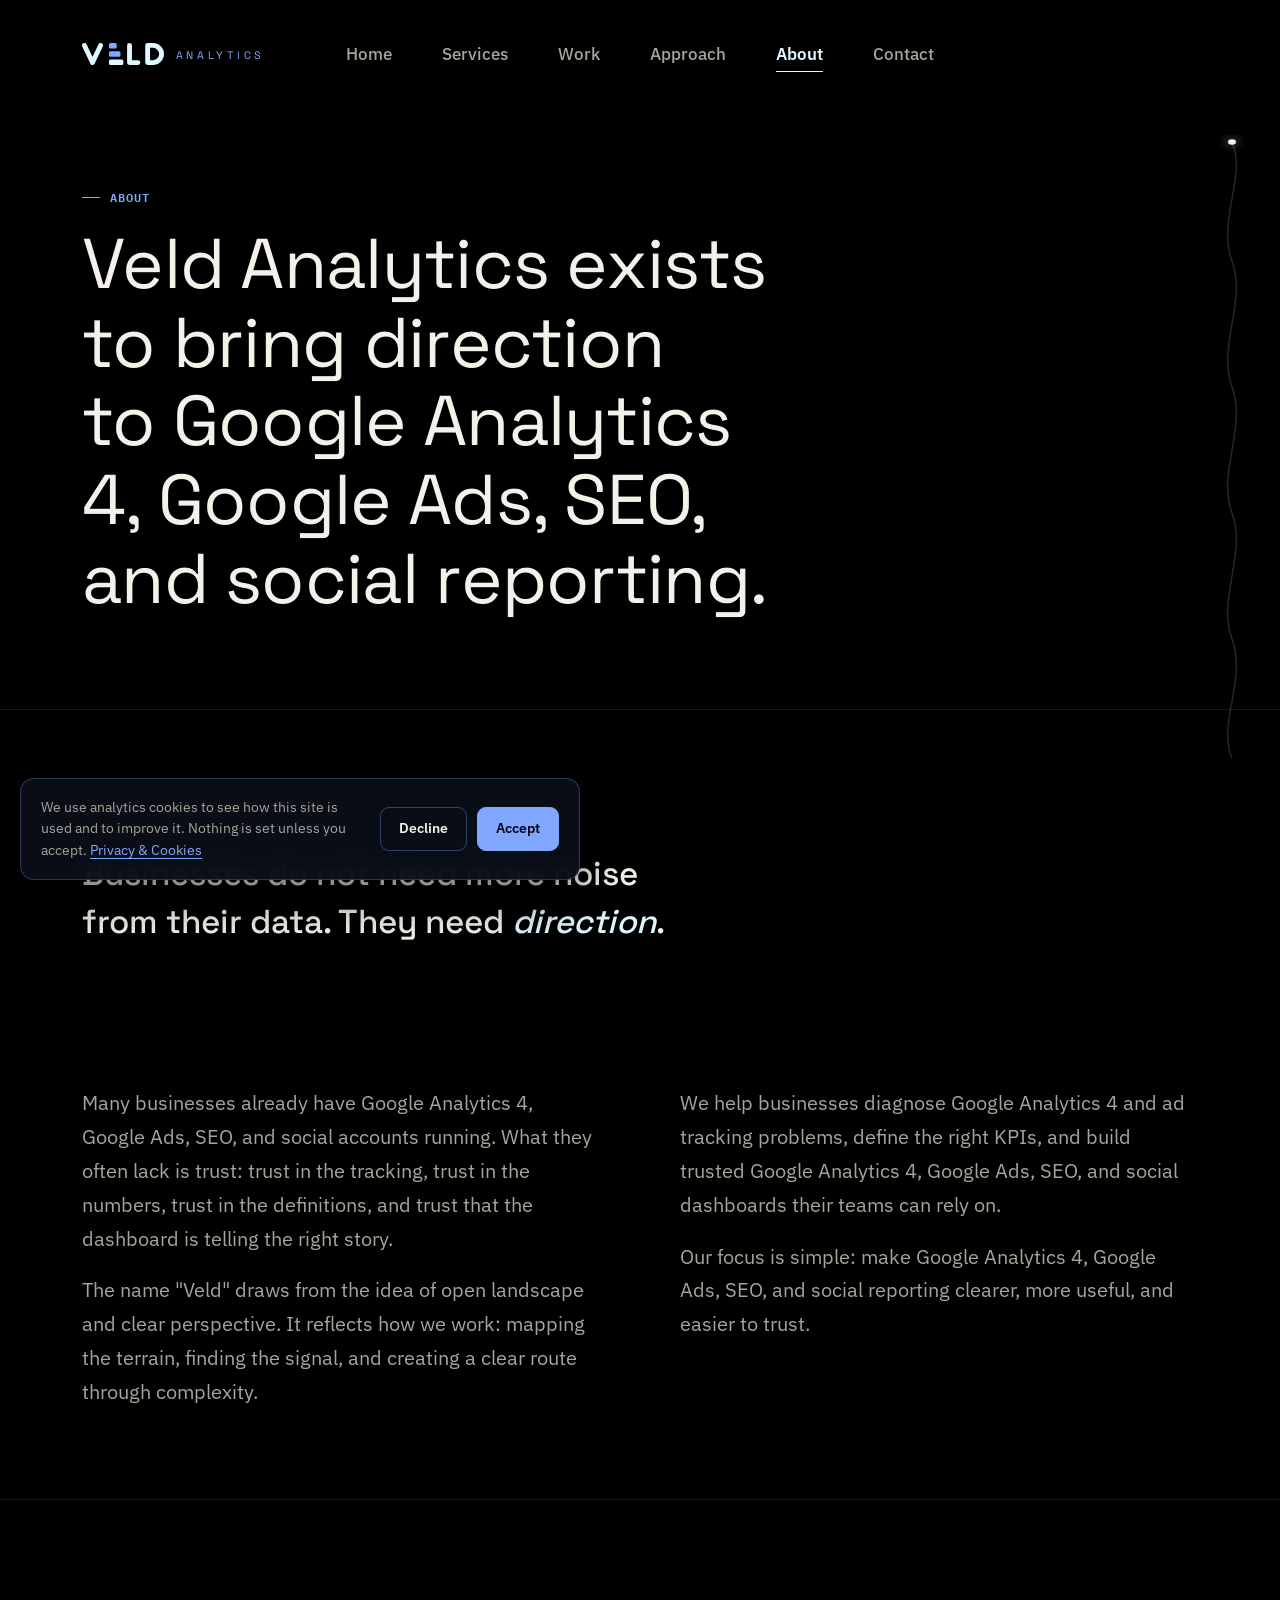
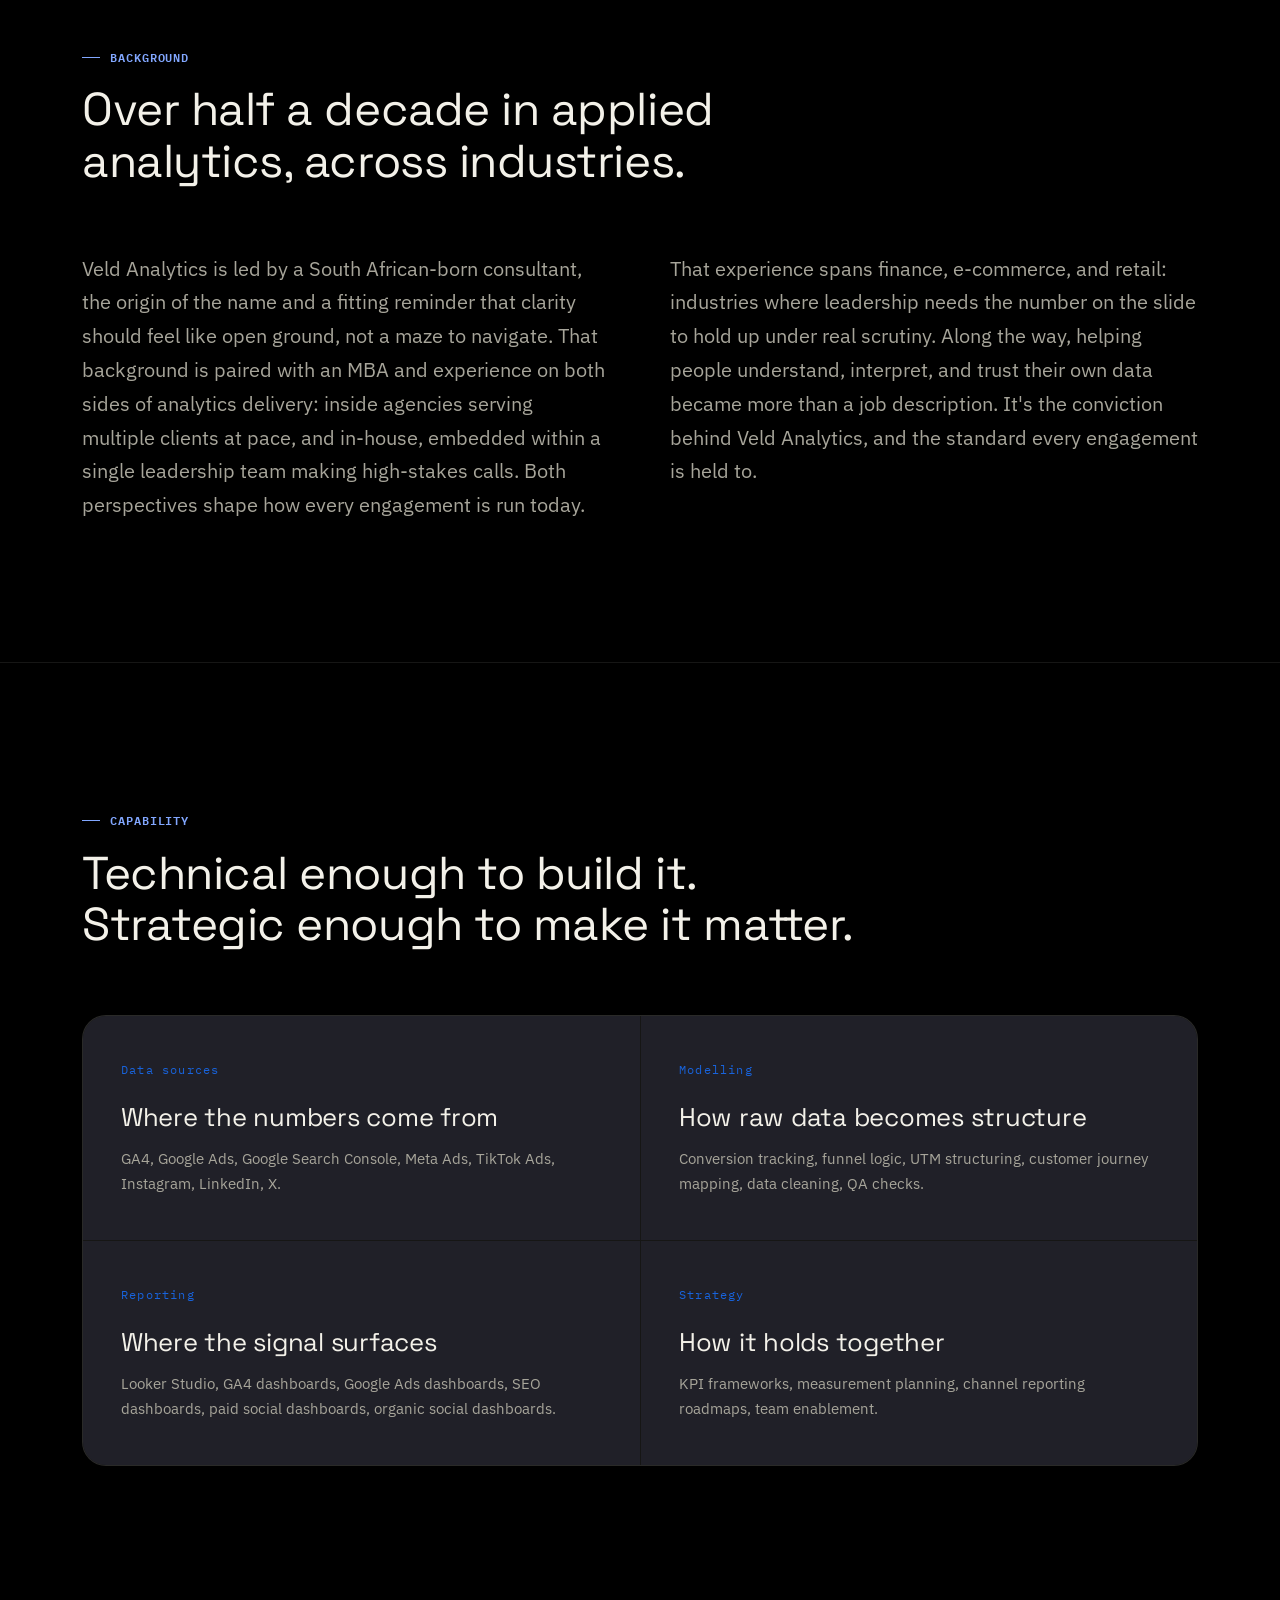
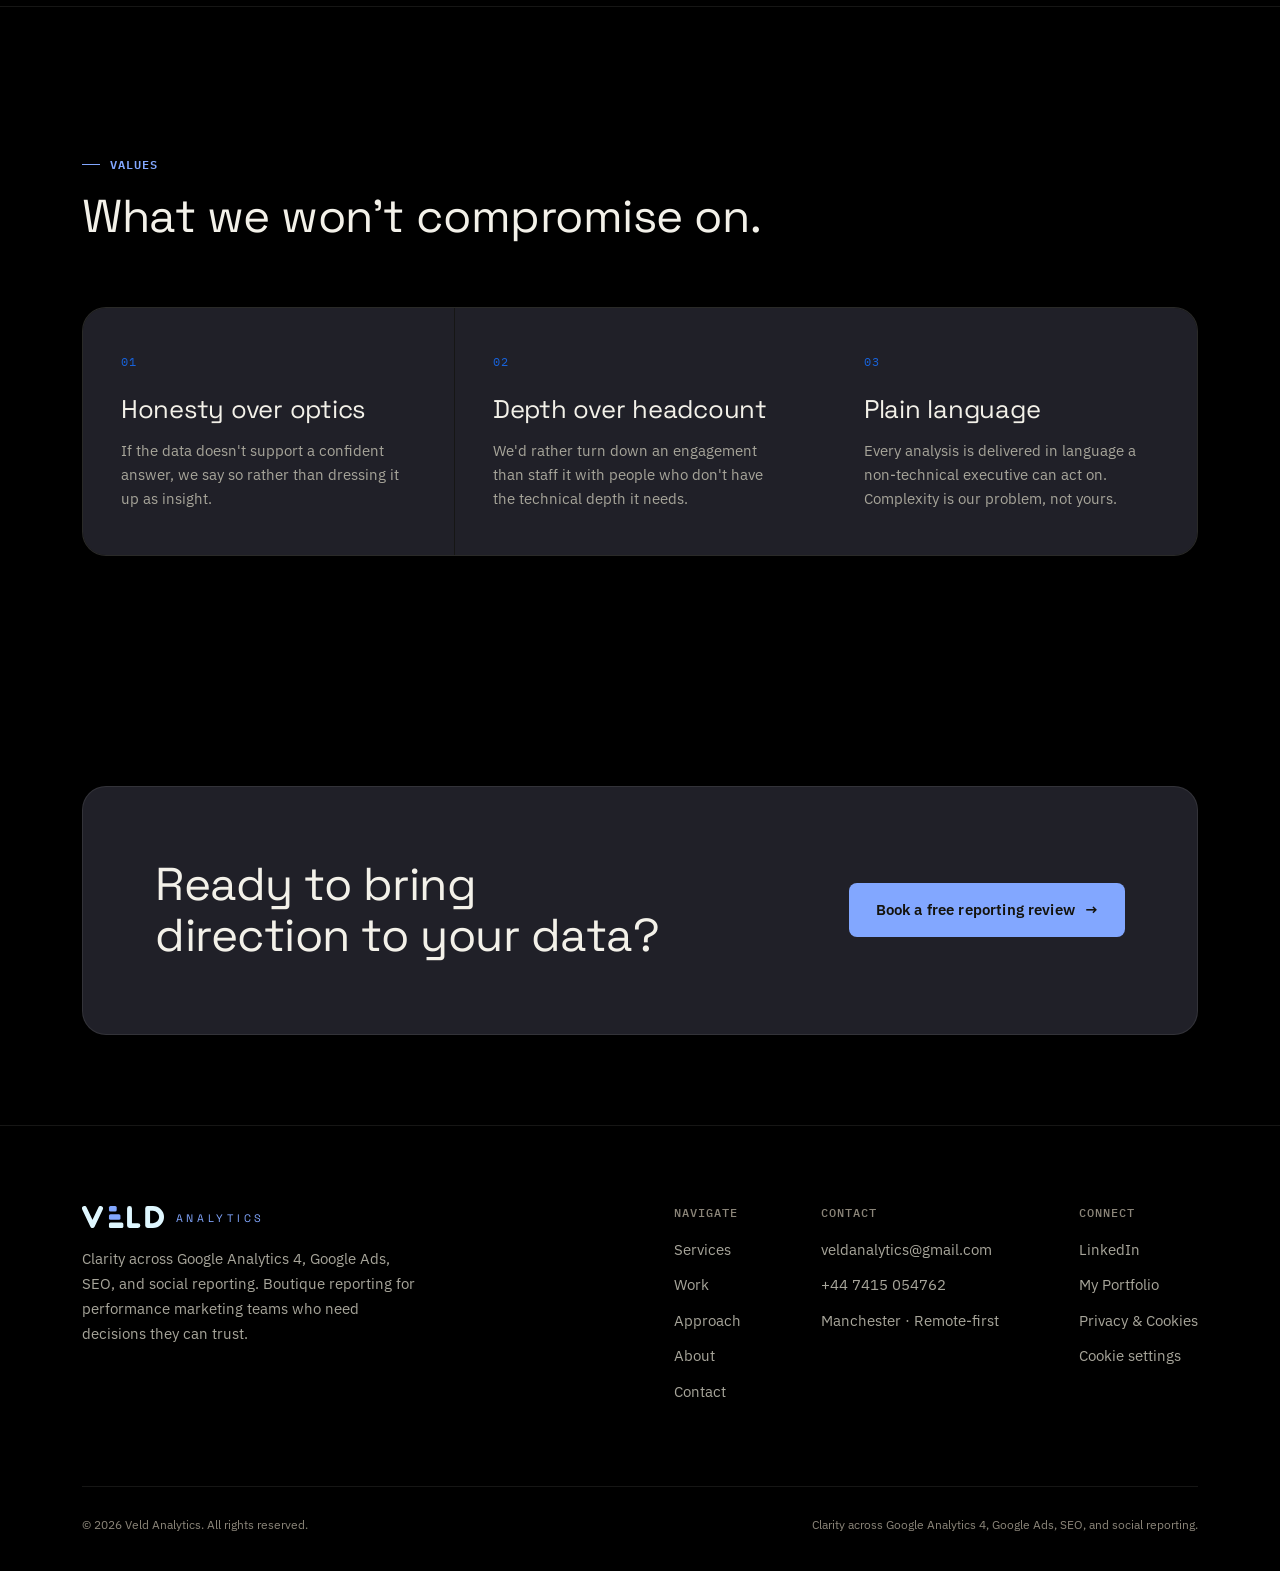
<file: about/index.html>
<!DOCTYPE html>
<html lang="en">
<head>
<!-- Google Analytics (loads only after cookie consent) -->
<script>
  window.dataLayer = window.dataLayer || [];
  function gtag(){dataLayer.push(arguments);}
  gtag('consent', 'default', {analytics_storage:'denied', ad_storage:'denied', ad_user_data:'denied', ad_personalization:'denied'});
  window.veldLoadGA = function(){
    if (window.__gaLoaded) return; window.__gaLoaded = true;
    gtag('consent', 'update', {analytics_storage:'granted'});
    var s = document.createElement('script'); s.async = true;
    s.src = 'https://www.googletagmanager.com/gtag/js?id=G-57TQ3LYTXY';
    document.head.appendChild(s);
    gtag('js', new Date()); gtag('config', 'G-57TQ3LYTXY');
  };
  try { if (localStorage.getItem('veld-consent') === 'granted') window.veldLoadGA(); } catch(e) {}
</script>
<meta charset="UTF-8">
<meta name="viewport" content="width=device-width, initial-scale=1.0">
<title>About | Veld Analytics</title>
<meta name="description" content="Veld Analytics exists to bring direction to Google Analytics 4, Google Ads, SEO, and social reporting (Meta, TikTok, Instagram, LinkedIn, X), diagnosing tracking problems, defining the right KPIs, and building dashboards you can trust.">
<link rel="icon" type="image/svg+xml" href="/assets/favicon.svg">
<link rel="preconnect" href="https://fonts.googleapis.com">
<link rel="preconnect" href="https://fonts.gstatic.com" crossorigin>
<link href="https://fonts.googleapis.com/css2?family=Space+Grotesk:wght@400;500;600;700&family=IBM+Plex+Sans:wght@400;500;600;700&family=IBM+Plex+Mono:wght@400;500&display=swap" rel="stylesheet">
<link rel="stylesheet" href="/css/style.css">
</head>
<body>

<a href="#main" class="skip-link">Skip to main content</a>

<div class="ambient-bg" aria-hidden="true"></div>

<div class="route-rail" aria-hidden="true">
  <svg viewBox="0 0 40 900" preserveAspectRatio="none" xmlns="http://www.w3.org/2000/svg">
    <path class="route-track" d="M20,10 C35,60 5,120 20,180 C35,240 5,300 20,360 C35,420 5,480 20,540 C35,600 5,660 20,720 C35,780 5,840 20,890"/>
    <path class="route-fill" d="M20,10 C35,60 5,120 20,180 C35,240 5,300 20,360 C35,420 5,480 20,540 C35,600 5,660 20,720 C35,780 5,840 20,890"/>
    <circle class="route-dot" cx="20" cy="10" r="4"/>
  </svg>
</div>

<nav class="nav">
  <div class="container">
    <a href="/" class="nav-logo">
      <img class="nav-logo-img" src="/assets/veld-wordmark.svg" alt="Veld Analytics" height="22"><span class="nav-logo-sub">Analytics</span>
    </a>
    <div class="nav-cta">
      <ul class="nav-links">
        <li><a href="/">Home</a></li>
        <li><a href="/services/">Services</a></li>
        <li><a href="/work/">Work</a></li>
        <li><a href="/approach/">Approach</a></li>
        <li><a href="/about/" class="active" aria-current="page">About</a></li>
        <li><a href="/contact/">Contact</a></li>
      </ul>
      <button class="nav-toggle" aria-label="Open menu"><span></span><span></span><span></span></button>
    </div>
  </div>
</nav>

<div class="mobile-menu">
  <a href="/">Home</a>
  <a href="/services/">Services</a>
  <a href="/work/">Work</a>
  <a href="/approach/">Approach</a>
  <a href="/about/">About</a>
  <a href="/contact/">Contact</a>
</div>

<header class="page-hero" id="main">
  <div class="container">
    <div class="eyebrow">About</div>
    <h1 class="reveal visible">Veld Analytics exists to bring direction to Google Analytics 4, Google Ads, SEO, and social reporting.</h1>
  </div>
</header>

<section>
  <div class="container">
    <p class="pull-quote reveal">Businesses do not need more noise from their data. They need <span>direction</span>.</p>
  </div>
</section>

<section class="tight" style="padding-top:0;">
  <div class="container">
    <div class="grid grid-2" style="background:transparent;border:none;overflow:visible;border-radius:0;gap:80px;">
      <div>
        <p class="lede reveal">Many businesses already have Google Analytics 4, Google Ads, SEO, and social accounts running. What they often lack is trust: trust in the tracking, trust in the numbers, trust in the definitions, and trust that the dashboard is telling the right story.</p>
        <p class="lede reveal" style="margin-top:18px;">The name "Veld" draws from the idea of open landscape and clear perspective. It reflects how we work: mapping the terrain, finding the signal, and creating a clear route through complexity.</p>
      </div>
      <div>
        <p class="lede reveal">We help businesses diagnose Google Analytics 4 and ad tracking problems, define the right KPIs, and build trusted Google Analytics 4, Google Ads, SEO, and social dashboards their teams can rely on.</p>
        <p class="lede reveal" style="margin-top:18px;">Our focus is simple: make Google Analytics 4, Google Ads, SEO, and social reporting clearer, more useful, and easier to trust.</p>
      </div>
    </div>
  </div>
</section>

<hr class="rule">

<section>
  <div class="container">
    <div class="section-head">
      <div>
        <div class="eyebrow">Background</div>
        <h2 class="reveal">Over half a decade in applied analytics, across industries.</h2>
      </div>
    </div>
    <div class="grid grid-2" style="background:transparent;border:none;overflow:visible;border-radius:0;gap:60px;">
      <p class="lede reveal">Veld Analytics is led by a South African-born consultant, the origin of the name and a fitting reminder that clarity should feel like open ground, not a maze to navigate. That background is paired with an MBA and experience on both sides of analytics delivery: inside agencies serving multiple clients at pace, and in-house, embedded within a single leadership team making high-stakes calls. Both perspectives shape how every engagement is run today.</p>
      <p class="lede reveal">That experience spans finance, e-commerce, and retail: industries where leadership needs the number on the slide to hold up under real scrutiny. Along the way, helping people understand, interpret, and trust their own data became more than a job description. It's the conviction behind Veld Analytics, and the standard every engagement is held to.</p>
    </div>
  </div>
</section>

<hr class="rule">

<section>
  <div class="container">
    <div class="section-head">
      <div>
        <div class="eyebrow">Capability</div>
        <h2 class="reveal">Technical enough to build it.<br>Strategic enough to make it matter.</h2>
      </div>
    </div>
    <div class="grid grid-2 tilt-stagger">
      <div class="card tech-card tilt-in tilt-card">
        <span class="card-index">Data sources</span>
        <h3>Where the numbers come from</h3>
        <p class="tech-list">GA4, Google Ads, Google Search Console, Meta Ads, TikTok Ads, Instagram, LinkedIn, X.</p>
      </div>
      <div class="card tech-card tilt-in tilt-card">
        <span class="card-index">Modelling</span>
        <h3>How raw data becomes structure</h3>
        <p class="tech-list">Conversion tracking, funnel logic, UTM structuring, customer journey mapping, data cleaning, QA checks.</p>
      </div>
      <div class="card tech-card tilt-in tilt-card">
        <span class="card-index">Reporting</span>
        <h3>Where the signal surfaces</h3>
        <p class="tech-list">Looker Studio, GA4 dashboards, Google Ads dashboards, SEO dashboards, paid social dashboards, organic social dashboards.</p>
      </div>
      <div class="card tech-card tilt-in tilt-card">
        <span class="card-index">Strategy</span>
        <h3>How it holds together</h3>
        <p class="tech-list">KPI frameworks, measurement planning, channel reporting roadmaps, team enablement.</p>
      </div>
    </div>
  </div>
</section>

<hr class="rule">

<section>
  <div class="container">
    <div class="section-head">
      <div>
        <div class="eyebrow">Values</div>
        <h2 class="reveal">What we won't compromise on.</h2>
      </div>
    </div>
    <div class="grid grid-3 tilt-stagger">
      <div class="card tilt-in tilt-card">
        <span class="card-index">01</span>
        <h3>Honesty over optics</h3>
        <p>If the data doesn't support a confident answer, we say so rather than dressing it up as insight.</p>
      </div>
      <div class="card tilt-in tilt-card">
        <span class="card-index">02</span>
        <h3>Depth over headcount</h3>
        <p>We'd rather turn down an engagement than staff it with people who don't have the technical depth it needs.</p>
      </div>
      <div class="card tilt-in tilt-card">
        <span class="card-index">03</span>
        <h3>Plain language</h3>
        <p>Every analysis is delivered in language a non-technical executive can act on. Complexity is our problem, not yours.</p>
      </div>
    </div>
  </div>
</section>

<section class="tight">
  <div class="container">
    <div class="cta-banner reveal">
      <div>
        <h2 style="max-width:520px;">Ready to bring direction to your data?</h2>
      </div>
      <a href="/contact/" class="btn btn-primary">Book a free reporting review <span class="btn-arrow">→</span></a>
    </div>
  </div>
</section>

<footer>
  <div class="container">
    <div class="footer-top">
      <div style="max-width:340px;">
        <a href="/" class="nav-logo">
          <img class="nav-logo-img" src="/assets/veld-wordmark.svg" alt="Veld Analytics" height="22"><span class="nav-logo-sub">Analytics</span>
        </a>
        <p class="lede" style="margin-top:18px;font-size:0.95rem;">Clarity across Google Analytics 4, Google Ads, SEO, and social reporting. Boutique reporting for performance marketing teams who need decisions they can trust.</p>
      </div>
      <div class="footer-cols">
        <div class="footer-col">
          <h4>Navigate</h4>
          <a href="/services/">Services</a>
          <a href="/work/">Work</a>
          <a href="/approach/">Approach</a>
          <a href="/about/">About</a>
          <a href="/contact/">Contact</a>
        </div>
        <div class="footer-col">
          <h4>Contact</h4>
          <p>veldanalytics@gmail.com</p>
          <p>+44 7415 054762</p>
          <p>Manchester · Remote-first</p>
        </div>
        <div class="footer-col">
          <h4>Connect</h4>
          <a href="https://www.linkedin.com/in/bradleenicholls" target="_blank" rel="noopener">LinkedIn</a>
          <a href="https://bradleenicholls.com/" target="_blank" rel="noopener">My Portfolio</a>
          <a href="/privacy/">Privacy &amp; Cookies</a>
          <a href="#" data-cookie-settings>Cookie settings</a>
        </div>
      </div>
    </div>
    <div class="footer-bottom">
      <p>© 2026 Veld Analytics. All rights reserved.</p>
      <p>Clarity across Google Analytics 4, Google Ads, SEO, and social reporting.</p>
    </div>
  </div>
</footer>

<script src="/js/main.js"></script>
<script src="/js/consent.js"></script>
</body>
</html>
</file>
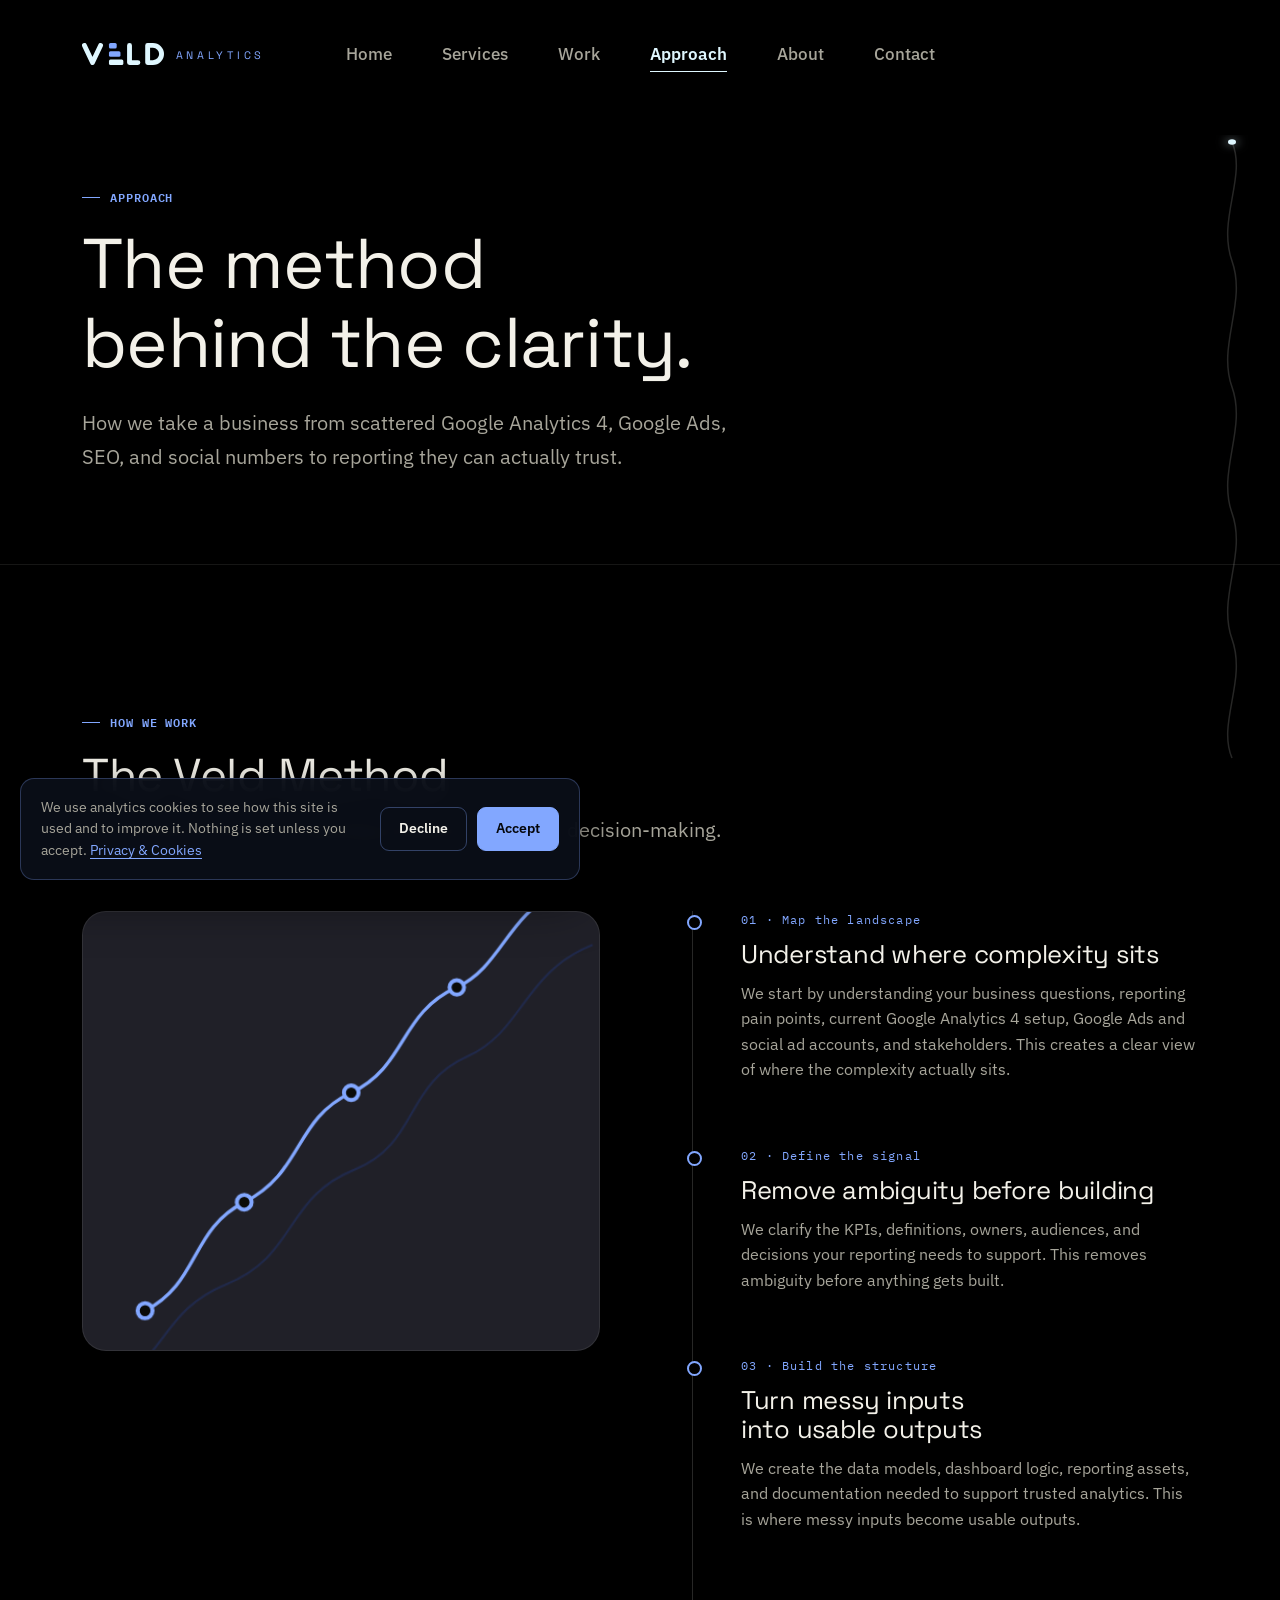
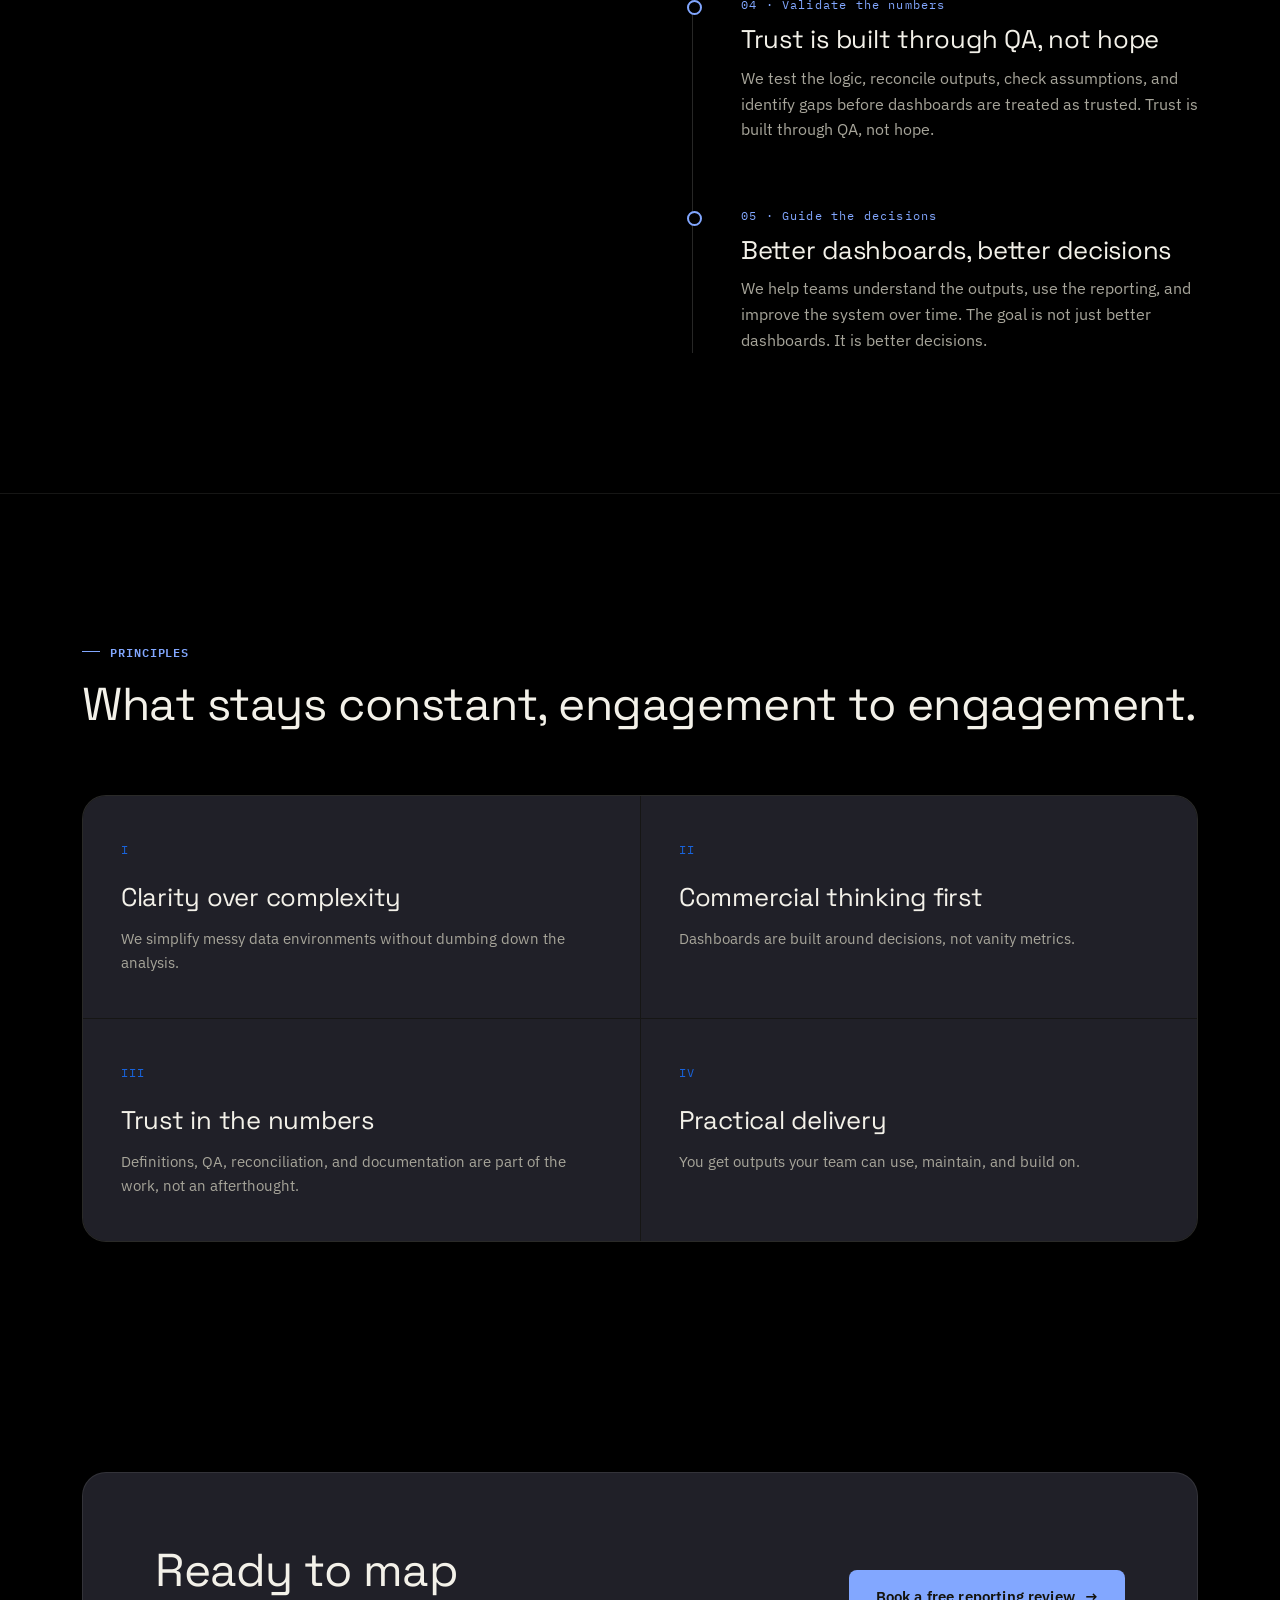
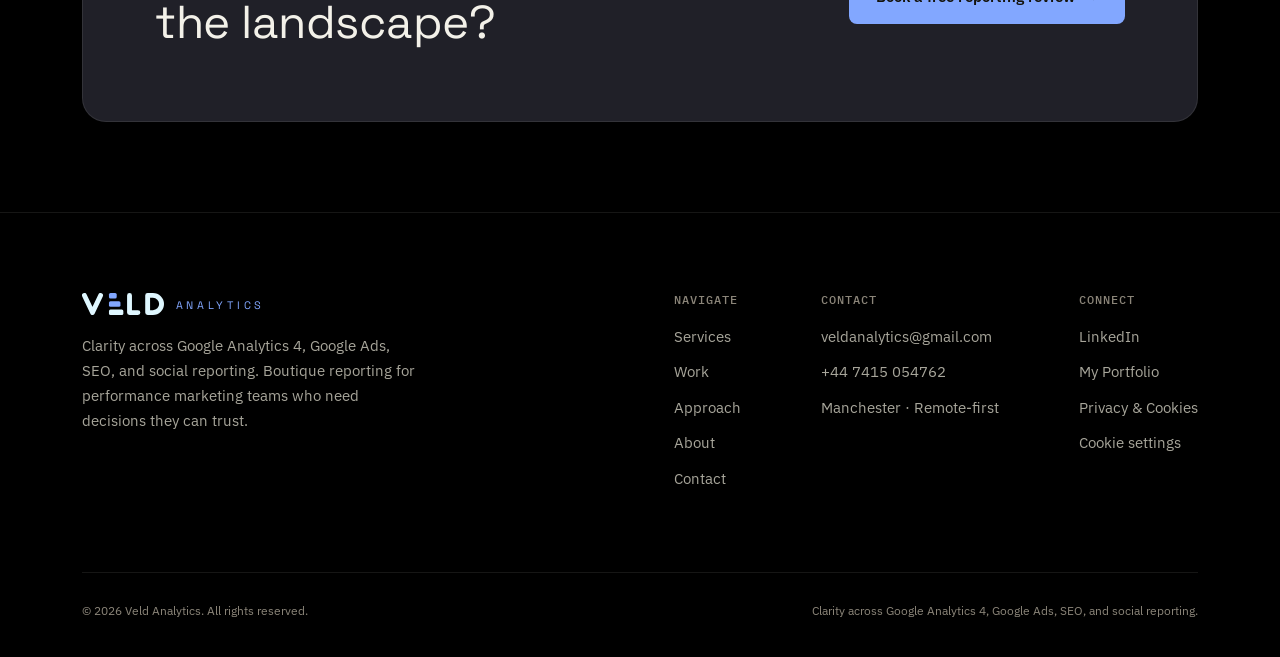
<file: approach/index.html>
<!DOCTYPE html>
<html lang="en">
<head>
<!-- Google Analytics (loads only after cookie consent) -->
<script>
  window.dataLayer = window.dataLayer || [];
  function gtag(){dataLayer.push(arguments);}
  gtag('consent', 'default', {analytics_storage:'denied', ad_storage:'denied', ad_user_data:'denied', ad_personalization:'denied'});
  window.veldLoadGA = function(){
    if (window.__gaLoaded) return; window.__gaLoaded = true;
    gtag('consent', 'update', {analytics_storage:'granted'});
    var s = document.createElement('script'); s.async = true;
    s.src = 'https://www.googletagmanager.com/gtag/js?id=G-57TQ3LYTXY';
    document.head.appendChild(s);
    gtag('js', new Date()); gtag('config', 'G-57TQ3LYTXY');
  };
  try { if (localStorage.getItem('veld-consent') === 'granted') window.veldLoadGA(); } catch(e) {}
</script>
<meta charset="UTF-8">
<meta name="viewport" content="width=device-width, initial-scale=1.0">
<title>The Veld Method | Veld Analytics</title>
<meta name="description" content="A structured route from Google Analytics 4, Google Ads, SEO, and social (Meta, TikTok, Instagram, LinkedIn, X) reporting confusion to trusted decision-making: map the landscape, define the signal, build the structure, validate the numbers, guide the decisions.">
<link rel="icon" type="image/svg+xml" href="/assets/favicon.svg">
<link rel="preconnect" href="https://fonts.googleapis.com">
<link rel="preconnect" href="https://fonts.gstatic.com" crossorigin>
<link href="https://fonts.googleapis.com/css2?family=Space+Grotesk:wght@400;500;600;700&family=IBM+Plex+Sans:wght@400;500;600;700&family=IBM+Plex+Mono:wght@400;500&display=swap" rel="stylesheet">
<link rel="stylesheet" href="/css/style.css">
</head>
<body>

<a href="#main" class="skip-link">Skip to main content</a>

<div class="ambient-bg" aria-hidden="true"></div>

<div class="route-rail" aria-hidden="true">
  <svg viewBox="0 0 40 900" preserveAspectRatio="none" xmlns="http://www.w3.org/2000/svg">
    <path class="route-track" d="M20,10 C35,60 5,120 20,180 C35,240 5,300 20,360 C35,420 5,480 20,540 C35,600 5,660 20,720 C35,780 5,840 20,890"/>
    <path class="route-fill" d="M20,10 C35,60 5,120 20,180 C35,240 5,300 20,360 C35,420 5,480 20,540 C35,600 5,660 20,720 C35,780 5,840 20,890"/>
    <circle class="route-dot" cx="20" cy="10" r="4"/>
  </svg>
</div>

<nav class="nav">
  <div class="container">
    <a href="/" class="nav-logo">
      <img class="nav-logo-img" src="/assets/veld-wordmark.svg" alt="Veld Analytics" height="22"><span class="nav-logo-sub">Analytics</span>
    </a>
    <div class="nav-cta">
      <ul class="nav-links">
        <li><a href="/">Home</a></li>
        <li><a href="/services/">Services</a></li>
        <li><a href="/work/">Work</a></li>
        <li><a href="/approach/" class="active" aria-current="page">Approach</a></li>
        <li><a href="/about/">About</a></li>
        <li><a href="/contact/">Contact</a></li>
      </ul>
      <button class="nav-toggle" aria-label="Open menu"><span></span><span></span><span></span></button>
    </div>
  </div>
</nav>

<div class="mobile-menu">
  <a href="/">Home</a>
  <a href="/services/">Services</a>
  <a href="/work/">Work</a>
  <a href="/approach/">Approach</a>
  <a href="/about/">About</a>
  <a href="/contact/">Contact</a>
</div>

<header class="page-hero" id="main">
  <div class="container">
    <div class="eyebrow">Approach</div>
    <h1 class="reveal visible">The method behind the clarity.</h1>
    <p class="lede reveal visible" style="margin-top:24px;">How we take a business from scattered Google Analytics 4, Google Ads, SEO, and social numbers to reporting they can actually trust.</p>
  </div>
</header>

<section id="method">
  <div class="container">
    <div class="section-head">
      <div>
        <div class="eyebrow">How we work</div>
        <h2 class="reveal">The Veld Method</h2>
        <p class="lede reveal" style="margin-top:12px;max-width:640px;">A structured route from reporting confusion to trusted decision-making.</p>
      </div>
    </div>
    <div class="grid grid-2" style="background:transparent;border:none;overflow:visible;border-radius:0;gap:80px;margin-top:40px;">
      <div class="pin-visual pin-visual-frame scene">
        <div class="scene-layers">
          <div class="scene-layer" data-depth="0.15" data-z="-300" data-scale="1.3">
            <svg viewBox="0 0 400 440" fill="none" xmlns="http://www.w3.org/2000/svg">
              <path d="M20,410 C80,390 70,350 120,330 C170,310 160,270 210,250 C255,232 245,190 290,170 C330,152 330,110 380,90" stroke="#2457FF" stroke-opacity="0.16" stroke-width="1.5" fill="none"/>
            </svg>
          </div>
          <div class="scene-layer" data-depth="0.35" data-z="-140" data-scale="1.12">
            <svg viewBox="0 0 400 440" fill="none" xmlns="http://www.w3.org/2000/svg">
              <path d="M55,380 C95,360 88,320 128,300 C172,278 165,238 208,218 C250,198 244,158 288,138 C322,122 326,84 366,64"
                    stroke="#82A7FF" stroke-width="2.5" stroke-linecap="round" fill="none"/>
              <circle cx="55" cy="380" r="5.5" fill="#0A0B09" stroke="#82A7FF" stroke-width="3"/>
              <circle cx="128" cy="300" r="5.5" fill="#0A0B09" stroke="#82A7FF" stroke-width="3"/>
              <circle cx="208" cy="218" r="5.5" fill="#0A0B09" stroke="#82A7FF" stroke-width="3"/>
              <circle cx="288" cy="138" r="5.5" fill="#0A0B09" stroke="#82A7FF" stroke-width="3"/>
              <circle cx="366" cy="64" r="7" fill="#DFF7FF"/>
            </svg>
          </div>
        </div>
      </div>
      <div class="path-steps reveal-stagger">

        <div class="path-step reveal">
          <span class="step-num">01 · Map the landscape</span>
          <h3>Understand where complexity sits</h3>
          <p style="margin-top:12px;">We start by understanding your business questions, reporting pain points, current Google Analytics 4 setup, Google Ads and social ad accounts, and stakeholders. This creates a clear view of where the complexity actually sits.</p>
        </div>

        <div class="path-step reveal">
          <span class="step-num">02 · Define the signal</span>
          <h3>Remove ambiguity before building</h3>
          <p style="margin-top:12px;">We clarify the KPIs, definitions, owners, audiences, and decisions your reporting needs to support. This removes ambiguity before anything gets built.</p>
        </div>

        <div class="path-step reveal">
          <span class="step-num">03 · Build the structure</span>
          <h3>Turn messy inputs into usable outputs</h3>
          <p style="margin-top:12px;">We create the data models, dashboard logic, reporting assets, and documentation needed to support trusted analytics. This is where messy inputs become usable outputs.</p>
        </div>

        <div class="path-step reveal">
          <span class="step-num">04 · Validate the numbers</span>
          <h3>Trust is built through QA, not hope</h3>
          <p style="margin-top:12px;">We test the logic, reconcile outputs, check assumptions, and identify gaps before dashboards are treated as trusted. Trust is built through QA, not hope.</p>
        </div>

        <div class="path-step reveal">
          <span class="step-num">05 · Guide the decisions</span>
          <h3>Better dashboards, better decisions</h3>
          <p style="margin-top:12px;">We help teams understand the outputs, use the reporting, and improve the system over time. The goal is not just better dashboards. It is better decisions.</p>
        </div>

      </div>
    </div>
  </div>
</section>

<hr class="rule">

<section>
  <div class="container">
    <div class="section-head">
      <div>
        <div class="eyebrow">Principles</div>
        <h2 class="reveal">What stays constant, engagement to engagement.</h2>
      </div>
    </div>
    <div class="grid grid-2 tilt-stagger">
      <div class="card tilt-in tilt-card">
        <span class="card-index">I</span>
        <h3>Clarity over complexity</h3>
        <p>We simplify messy data environments without dumbing down the analysis.</p>
      </div>
      <div class="card tilt-in tilt-card">
        <span class="card-index">II</span>
        <h3>Commercial thinking first</h3>
        <p>Dashboards are built around decisions, not vanity metrics.</p>
      </div>
      <div class="card tilt-in tilt-card">
        <span class="card-index">III</span>
        <h3>Trust in the numbers</h3>
        <p>Definitions, QA, reconciliation, and documentation are part of the work, not an afterthought.</p>
      </div>
      <div class="card tilt-in tilt-card">
        <span class="card-index">IV</span>
        <h3>Practical delivery</h3>
        <p>You get outputs your team can use, maintain, and build on.</p>
      </div>
    </div>
  </div>
</section>

<section class="tight">
  <div class="container">
    <div class="cta-banner reveal">
      <div>
        <h2 style="max-width:520px;">Ready to map the landscape?</h2>
      </div>
      <a href="/contact/" class="btn btn-primary">Book a free reporting review <span class="btn-arrow">→</span></a>
    </div>
  </div>
</section>

<footer>
  <div class="container">
    <div class="footer-top">
      <div style="max-width:340px;">
        <a href="/" class="nav-logo">
          <img class="nav-logo-img" src="/assets/veld-wordmark.svg" alt="Veld Analytics" height="22"><span class="nav-logo-sub">Analytics</span>
        </a>
        <p class="lede" style="margin-top:18px;font-size:0.95rem;">Clarity across Google Analytics 4, Google Ads, SEO, and social reporting. Boutique reporting for performance marketing teams who need decisions they can trust.</p>
      </div>
      <div class="footer-cols">
        <div class="footer-col">
          <h4>Navigate</h4>
          <a href="/services/">Services</a>
          <a href="/work/">Work</a>
          <a href="/approach/">Approach</a>
          <a href="/about/">About</a>
          <a href="/contact/">Contact</a>
        </div>
        <div class="footer-col">
          <h4>Contact</h4>
          <p>veldanalytics@gmail.com</p>
          <p>+44 7415 054762</p>
          <p>Manchester · Remote-first</p>
        </div>
        <div class="footer-col">
          <h4>Connect</h4>
          <a href="https://www.linkedin.com/in/bradleenicholls" target="_blank" rel="noopener">LinkedIn</a>
          <a href="https://bradleenicholls.com/" target="_blank" rel="noopener">My Portfolio</a>
          <a href="/privacy/">Privacy &amp; Cookies</a>
          <a href="#" data-cookie-settings>Cookie settings</a>
        </div>
      </div>
    </div>
    <div class="footer-bottom">
      <p>© 2026 Veld Analytics. All rights reserved.</p>
      <p>Clarity across Google Analytics 4, Google Ads, SEO, and social reporting.</p>
    </div>
  </div>
</footer>

<script src="/js/main.js"></script>
<script src="/js/consent.js"></script>
</body>
</html>
</file>
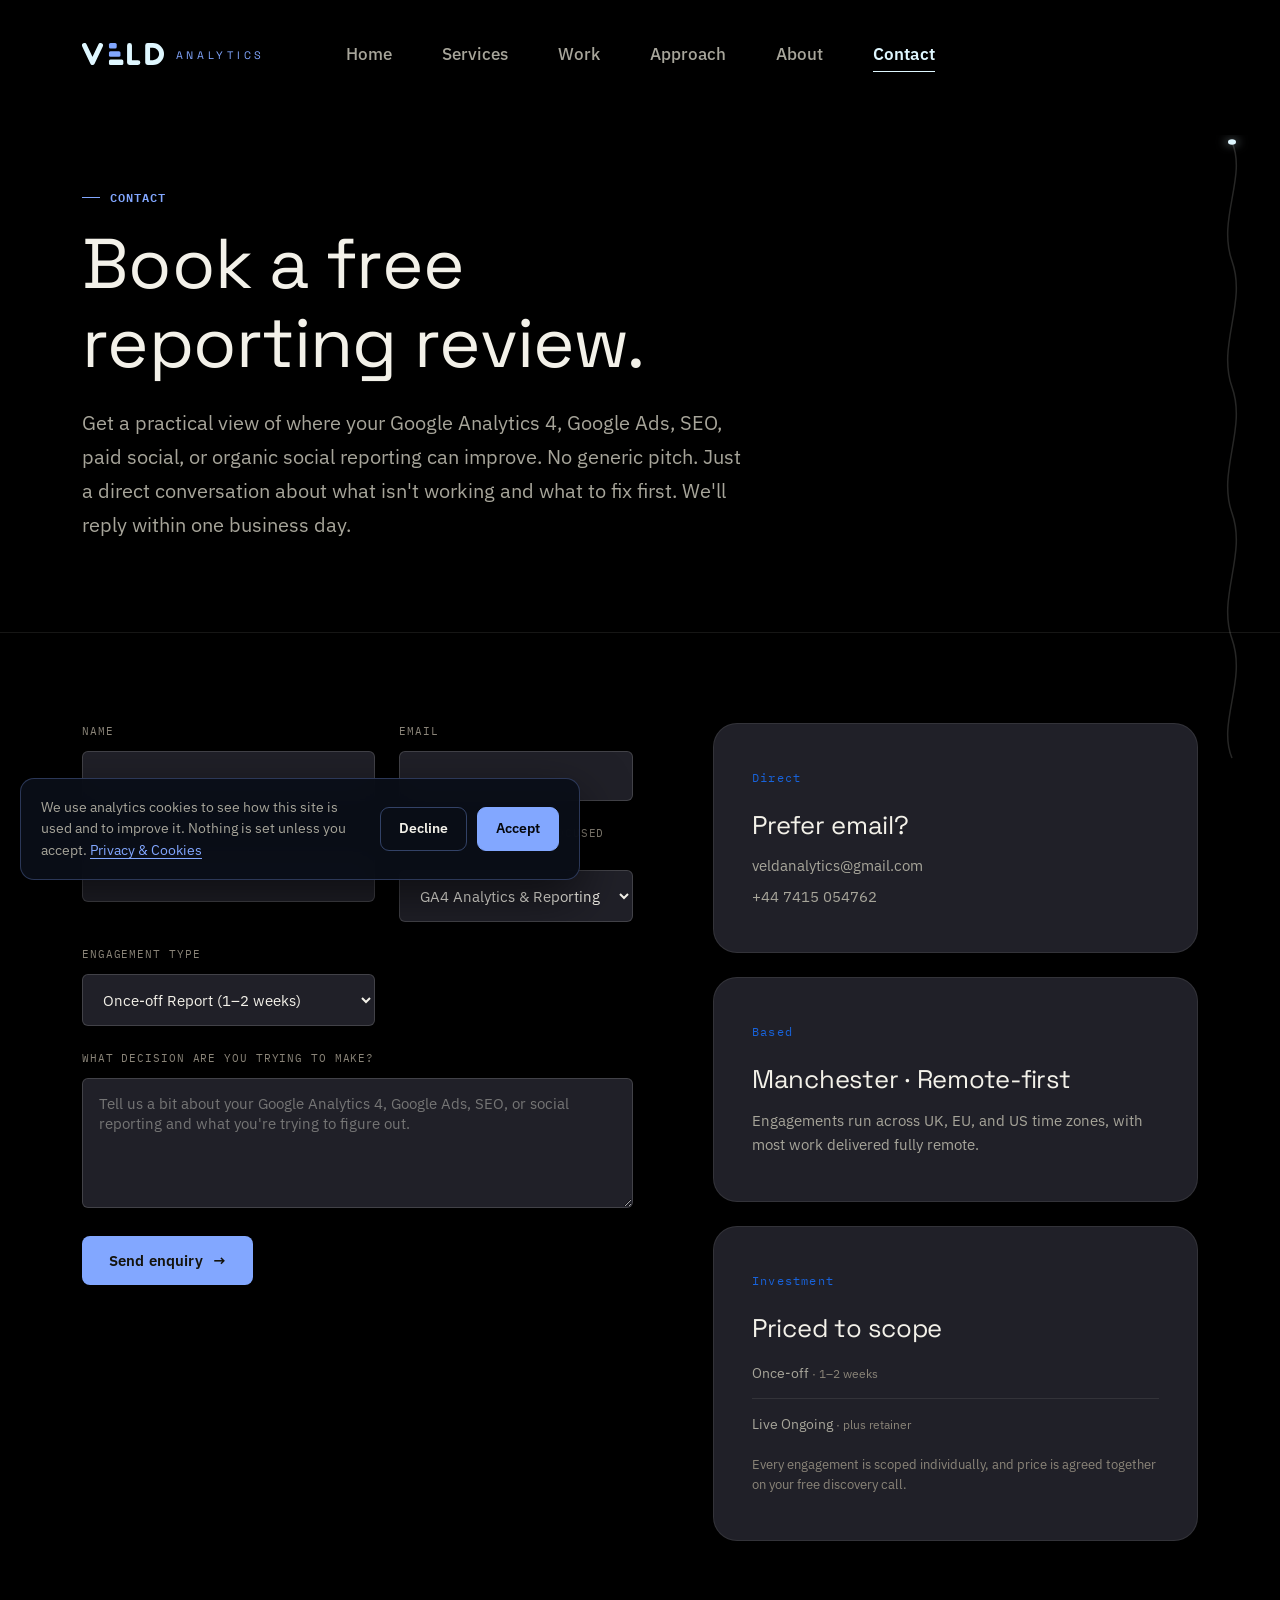
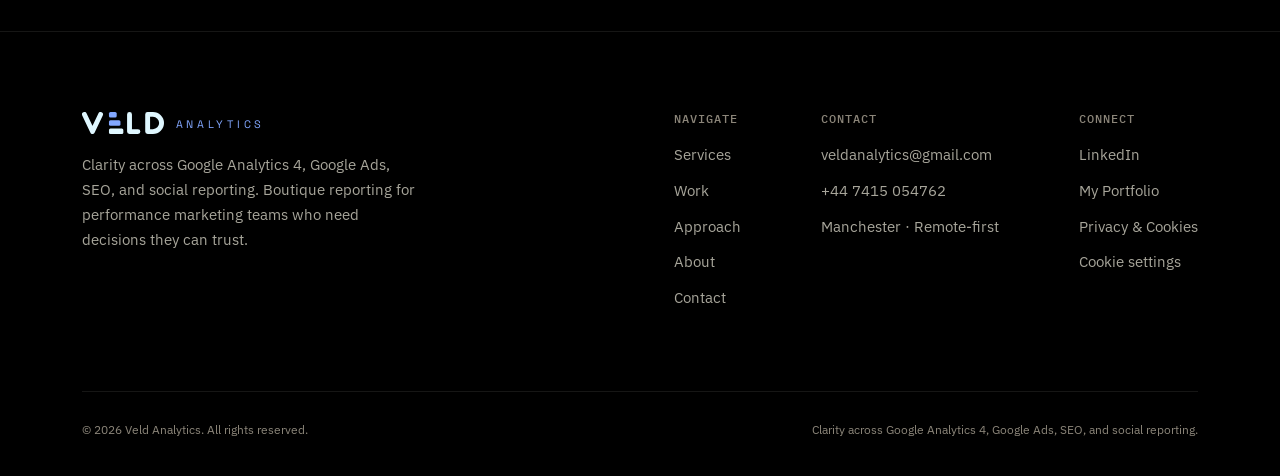
<file: contact/index.html>
<!DOCTYPE html>
<html lang="en">
<head>
<!-- Google Analytics (loads only after cookie consent) -->
<script>
  window.dataLayer = window.dataLayer || [];
  function gtag(){dataLayer.push(arguments);}
  gtag('consent', 'default', {analytics_storage:'denied', ad_storage:'denied', ad_user_data:'denied', ad_personalization:'denied'});
  window.veldLoadGA = function(){
    if (window.__gaLoaded) return; window.__gaLoaded = true;
    gtag('consent', 'update', {analytics_storage:'granted'});
    var s = document.createElement('script'); s.async = true;
    s.src = 'https://www.googletagmanager.com/gtag/js?id=G-57TQ3LYTXY';
    document.head.appendChild(s);
    gtag('js', new Date()); gtag('config', 'G-57TQ3LYTXY');
  };
  try { if (localStorage.getItem('veld-consent') === 'granted') window.veldLoadGA(); } catch(e) {}
</script>
<meta charset="UTF-8">
<meta name="viewport" content="width=device-width, initial-scale=1.0">
<title>Contact | Veld Analytics</title>
<meta name="description" content="Book a free reporting review with Veld Analytics and get a practical view of where your Google Analytics 4, Google Ads, SEO, Meta, TikTok, Instagram, LinkedIn, or X reporting can improve.">
<link rel="icon" type="image/svg+xml" href="/assets/favicon.svg">
<link rel="preconnect" href="https://fonts.googleapis.com">
<link rel="preconnect" href="https://fonts.gstatic.com" crossorigin>
<link href="https://fonts.googleapis.com/css2?family=Space+Grotesk:wght@400;500;600;700&family=IBM+Plex+Sans:wght@400;500;600;700&family=IBM+Plex+Mono:wght@400;500&display=swap" rel="stylesheet">
<link rel="stylesheet" href="/css/style.css">
</head>
<body>

<a href="#main" class="skip-link">Skip to main content</a>

<div class="ambient-bg" aria-hidden="true"></div>

<div class="route-rail" aria-hidden="true">
  <svg viewBox="0 0 40 900" preserveAspectRatio="none" xmlns="http://www.w3.org/2000/svg">
    <path class="route-track" d="M20,10 C35,60 5,120 20,180 C35,240 5,300 20,360 C35,420 5,480 20,540 C35,600 5,660 20,720 C35,780 5,840 20,890"/>
    <path class="route-fill" d="M20,10 C35,60 5,120 20,180 C35,240 5,300 20,360 C35,420 5,480 20,540 C35,600 5,660 20,720 C35,780 5,840 20,890"/>
    <circle class="route-dot" cx="20" cy="10" r="4"/>
  </svg>
</div>

<nav class="nav">
  <div class="container">
    <a href="/" class="nav-logo">
      <img class="nav-logo-img" src="/assets/veld-wordmark.svg" alt="Veld Analytics" height="22"><span class="nav-logo-sub">Analytics</span>
    </a>
    <div class="nav-cta">
      <ul class="nav-links">
        <li><a href="/">Home</a></li>
        <li><a href="/services/">Services</a></li>
        <li><a href="/work/">Work</a></li>
        <li><a href="/approach/">Approach</a></li>
        <li><a href="/about/">About</a></li>
        <li><a href="/contact/" class="active" aria-current="page">Contact</a></li>
      </ul>
      <button class="nav-toggle" aria-label="Open menu"><span></span><span></span><span></span></button>
    </div>
  </div>
</nav>

<div class="mobile-menu">
  <a href="/">Home</a>
  <a href="/services/">Services</a>
  <a href="/work/">Work</a>
  <a href="/approach/">Approach</a>
  <a href="/about/">About</a>
  <a href="/contact/">Contact</a>
</div>

<header class="page-hero" id="main">
  <div class="container">
    <div class="eyebrow">Contact</div>
    <h1 class="reveal visible">Book a free reporting review.</h1>
    <p class="lede reveal visible" style="margin-top:24px;">Get a practical view of where your Google Analytics 4, Google Ads, SEO, paid social, or organic social reporting can improve. No generic pitch. Just a direct conversation about what isn't working and what to fix first. We'll reply within one business day.</p>
  </div>
</header>

<section class="tight">
  <div class="container">
    <div class="grid grid-2" style="background:transparent;border:none;overflow:visible;border-radius:0;gap:80px;align-items:start;">

      <!-- Submissions are delivered by Web3Forms (web3forms.com) -->
      <form id="contact-form" action="https://api.web3forms.com/submit" method="POST">
        <input type="hidden" name="access_key" value="75ce740a-44bc-41d0-b778-3e3a68c7b5b6">
        <input type="hidden" name="subject" value="New enquiry from the Veld Analytics website">
        <input type="hidden" name="from_name" value="Veld Analytics website">
        <input type="checkbox" name="botcheck" style="position:absolute;left:-9999px;" tabindex="-1" autocomplete="off" aria-hidden="true">
        <div class="form-grid">
          <div class="form-field">
            <label for="name">Name</label>
            <input type="text" id="name" name="name" autocomplete="name" required>
          </div>
          <div class="form-field">
            <label for="email">Email</label>
            <input type="email" id="email" name="email" autocomplete="email" required>
          </div>
          <div class="form-field">
            <label for="company">Company</label>
            <input type="text" id="company" name="company" autocomplete="organization">
          </div>
          <div class="form-field">
            <label for="channel">Which area are you focused on?</label>
            <select id="channel" name="channel">
              <option>GA4 Analytics &amp; Reporting</option>
              <option>Google Ads (Paid Search)</option>
              <option>SEO</option>
              <option>Paid Social</option>
              <option>Organic Social</option>
              <option>Multiple channels</option>
              <option>Not sure yet</option>
            </select>
          </div>
          <div class="form-field">
            <label for="budget">Engagement type</label>
            <select id="budget" name="budget">
              <option>Once-off Report (1–2 weeks)</option>
              <option>Live Ongoing Report (plus retainer)</option>
              <option>Not sure yet</option>
            </select>
          </div>
          <div class="form-field full">
            <label for="message">What decision are you trying to make?</label>
            <textarea id="message" name="message" required placeholder="Tell us a bit about your Google Analytics 4, Google Ads, SEO, or social reporting and what you're trying to figure out."></textarea>
          </div>
        </div>
        <button type="submit" class="btn btn-primary" style="margin-top:28px;">Send enquiry <span class="btn-arrow">→</span></button>
        <p id="form-note" role="status" style="margin-top:16px;font-size:0.82rem;color:var(--text-faint);"></p>
        <div class="form-success" id="form-success" role="status" tabindex="-1" hidden>
          <svg class="form-success-icon" viewBox="0 0 64 64" aria-hidden="true"><circle cx="32" cy="32" r="29"/><path d="M19 33.5 L28.5 43 L45 23"/></svg>
          <h2>Thanks, we've got it.</h2>
          <p>Your enquiry is on its way to us. We'll reply within one business day.</p>
          <button type="button" class="form-success-again" id="form-again">Send another message</button>
        </div>
      </form>

      <div>
        <div class="card" style="border:1px solid var(--border);border-radius:var(--radius-lg);">
          <span class="card-index">Direct</span>
          <h3>Prefer email?</h3>
          <p style="margin-top:10px;">veldanalytics@gmail.com</p>
          <p style="margin-top:6px;">+44 7415 054762</p>
        </div>
        <div class="card" style="border:1px solid var(--border);border-radius:var(--radius-lg);margin-top:24px;">
          <span class="card-index">Based</span>
          <h3>Manchester · Remote-first</h3>
          <p style="margin-top:10px;">Engagements run across UK, EU, and US time zones, with most work delivered fully remote.</p>
        </div>

        <div class="card" style="border:1px solid var(--border);border-radius:var(--radius-lg);margin-top:24px;">
          <span class="card-index">Investment</span>
          <h3>Priced to scope</h3>
          <div style="margin-top:18px;display:flex;flex-direction:column;gap:12px;">
            <div style="padding-bottom:12px;border-bottom:1px solid var(--border);">
              <span style="font-size:0.9rem;color:var(--text-muted);">Once-off <span style="color:var(--text-faint);font-size:0.78rem;">· 1–2 weeks</span></span>
            </div>
            <div>
              <span style="font-size:0.9rem;color:var(--text-muted);">Live Ongoing <span style="color:var(--text-faint);font-size:0.78rem;">· plus retainer</span></span>
            </div>
          </div>
          <p style="margin-top:18px;font-size:0.8rem;color:var(--text-faint);">Every engagement is scoped individually, and price is agreed together on your free discovery call.</p>
        </div>
      </div>

    </div>
  </div>
</section>

<footer>
  <div class="container">
    <div class="footer-top">
      <div style="max-width:340px;">
        <a href="/" class="nav-logo">
          <img class="nav-logo-img" src="/assets/veld-wordmark.svg" alt="Veld Analytics" height="22"><span class="nav-logo-sub">Analytics</span>
        </a>
        <p class="lede" style="margin-top:18px;font-size:0.95rem;">Clarity across Google Analytics 4, Google Ads, SEO, and social reporting. Boutique reporting for performance marketing teams who need decisions they can trust.</p>
      </div>
      <div class="footer-cols">
        <div class="footer-col">
          <h4>Navigate</h4>
          <a href="/services/">Services</a>
          <a href="/work/">Work</a>
          <a href="/approach/">Approach</a>
          <a href="/about/">About</a>
          <a href="/contact/">Contact</a>
        </div>
        <div class="footer-col">
          <h4>Contact</h4>
          <p>veldanalytics@gmail.com</p>
          <p>+44 7415 054762</p>
          <p>Manchester · Remote-first</p>
        </div>
        <div class="footer-col">
          <h4>Connect</h4>
          <a href="https://www.linkedin.com/in/bradleenicholls" target="_blank" rel="noopener">LinkedIn</a>
          <a href="https://bradleenicholls.com/" target="_blank" rel="noopener">My Portfolio</a>
          <a href="/privacy/">Privacy &amp; Cookies</a>
          <a href="#" data-cookie-settings>Cookie settings</a>
        </div>
      </div>
    </div>
    <div class="footer-bottom">
      <p>© 2026 Veld Analytics. All rights reserved.</p>
      <p>Clarity across Google Analytics 4, Google Ads, SEO, and social reporting.</p>
    </div>
  </div>
</footer>

<script src="/js/main.js"></script>
<script src="/js/consent.js"></script>
</body>
</html>
</file>
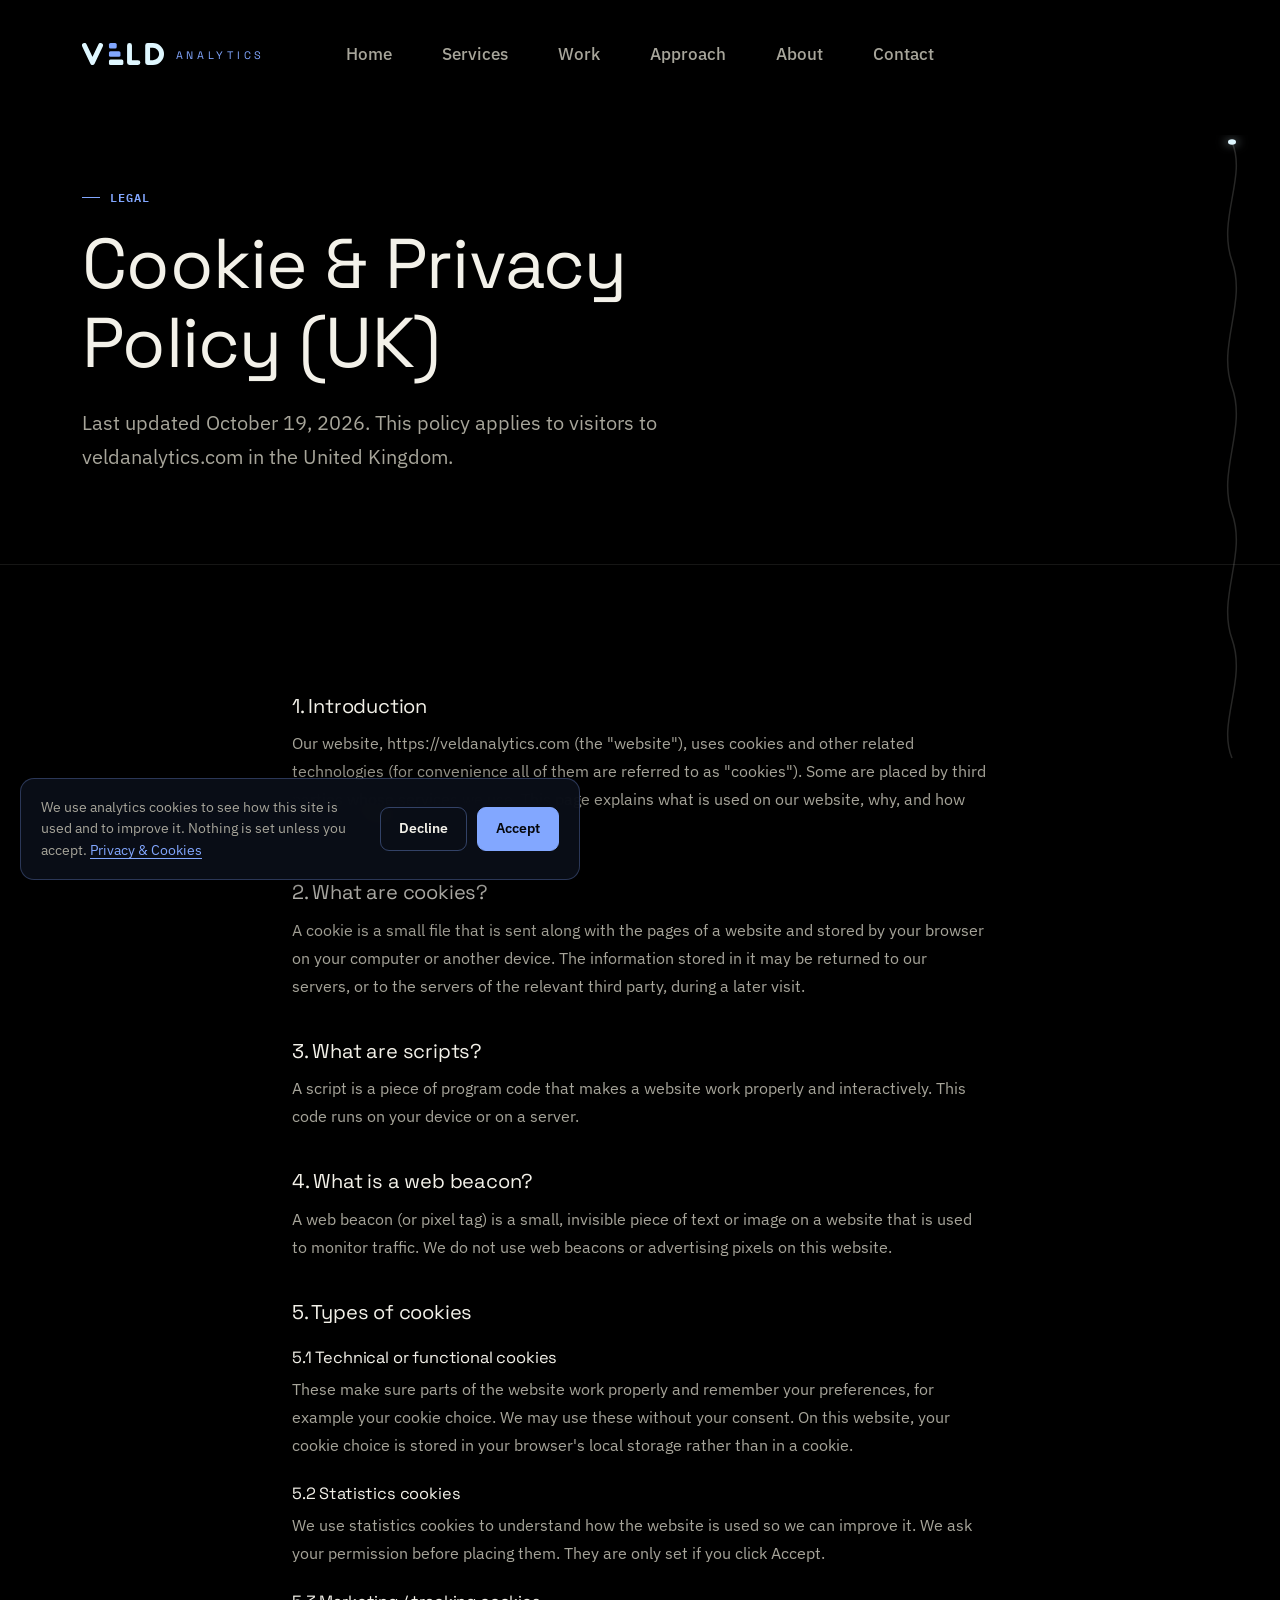
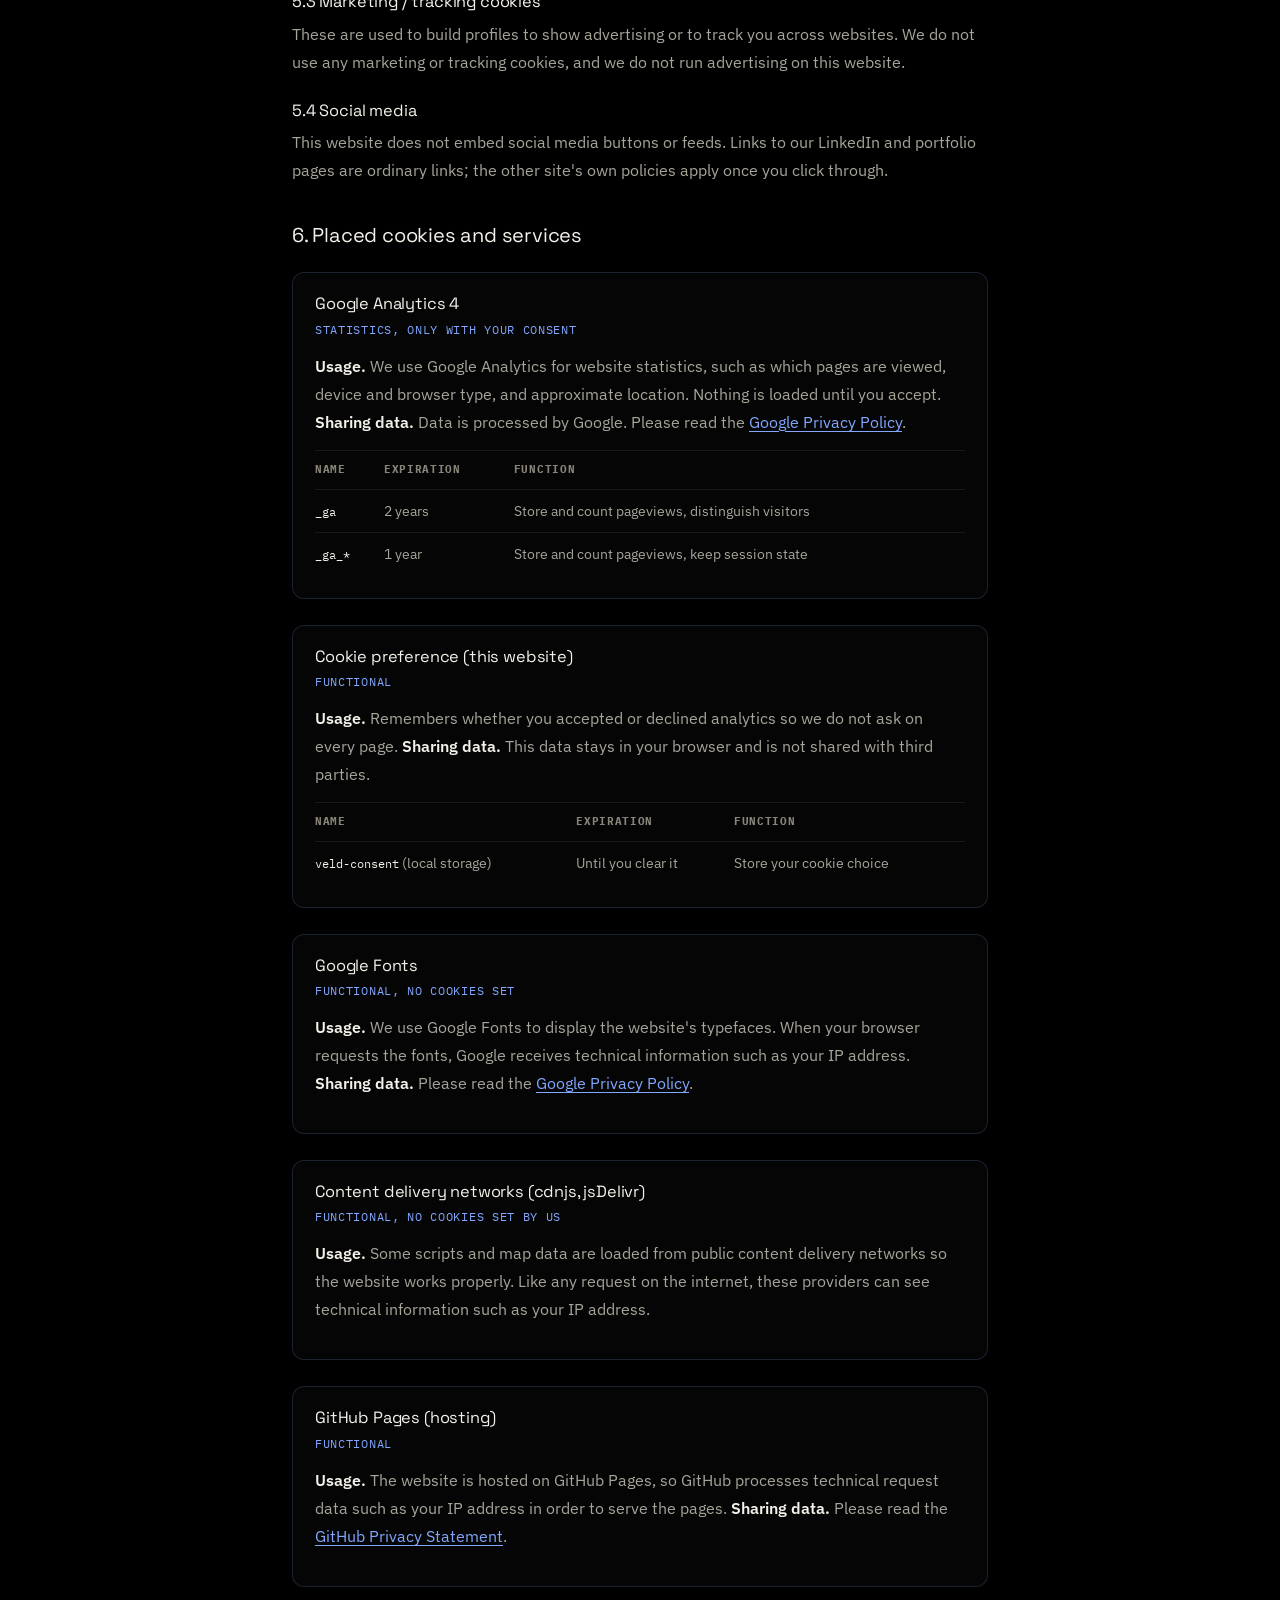
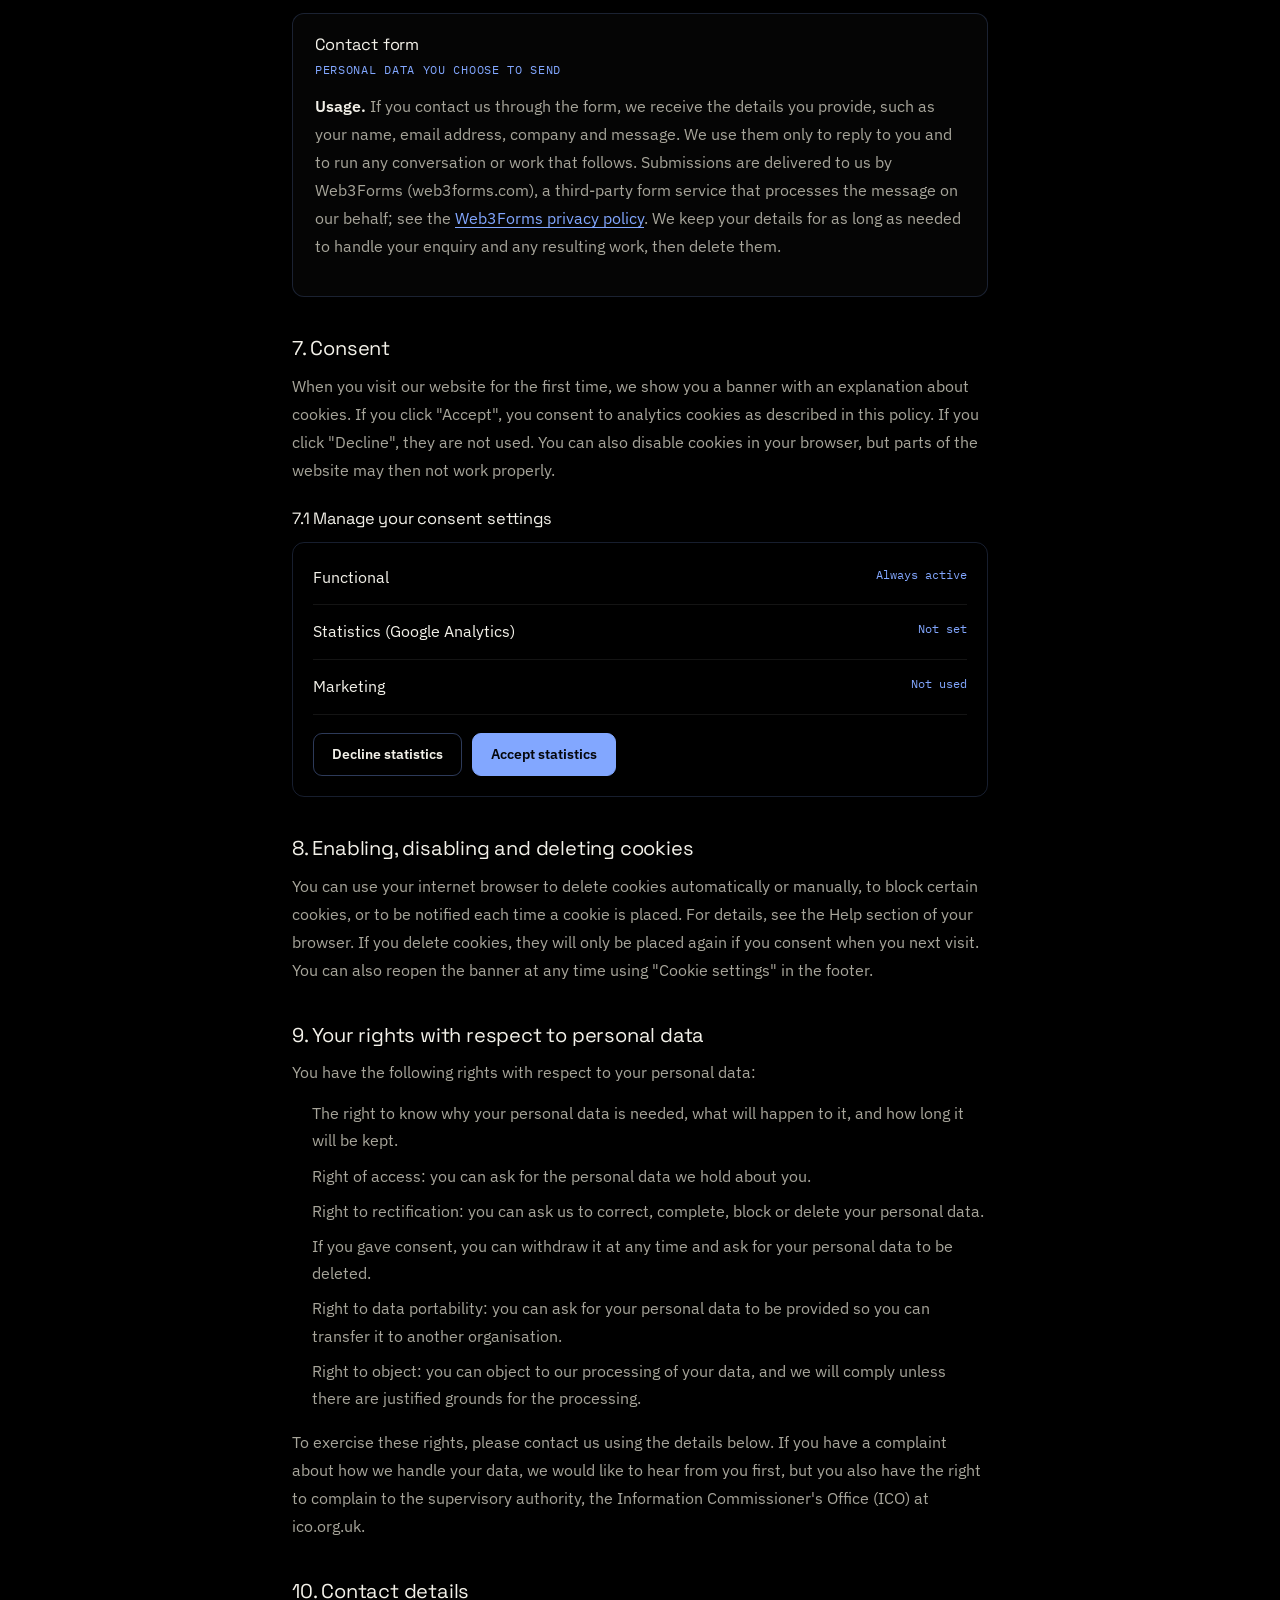
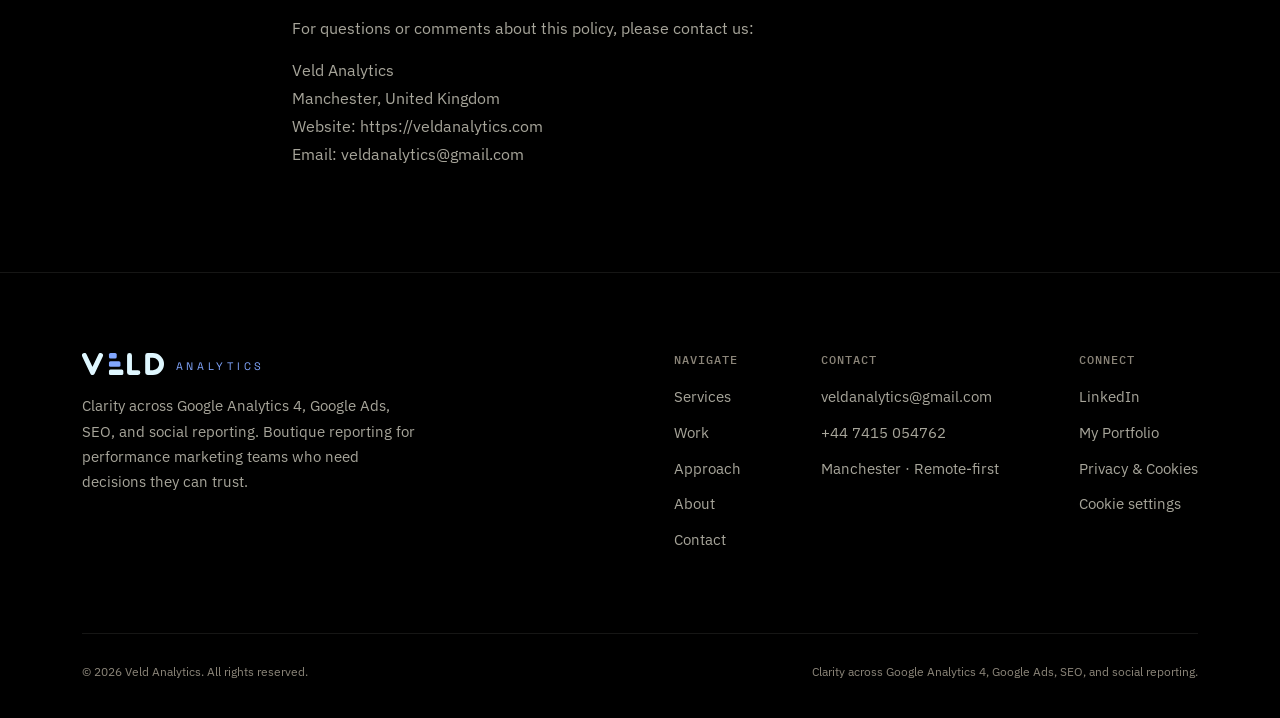
<file: privacy/index.html>
<!DOCTYPE html>
<html lang="en">
<head>
<!-- Google Analytics (loads only after cookie consent) -->
<script>
  window.dataLayer = window.dataLayer || [];
  function gtag(){dataLayer.push(arguments);}
  gtag('consent', 'default', {analytics_storage:'denied', ad_storage:'denied', ad_user_data:'denied', ad_personalization:'denied'});
  window.veldLoadGA = function(){
    if (window.__gaLoaded) return; window.__gaLoaded = true;
    gtag('consent', 'update', {analytics_storage:'granted'});
    var s = document.createElement('script'); s.async = true;
    s.src = 'https://www.googletagmanager.com/gtag/js?id=G-57TQ3LYTXY';
    document.head.appendChild(s);
    gtag('js', new Date()); gtag('config', 'G-57TQ3LYTXY');
  };
  try { if (localStorage.getItem('veld-consent') === 'granted') window.veldLoadGA(); } catch(e) {}
</script>
<meta charset="UTF-8">
<meta name="viewport" content="width=device-width, initial-scale=1.0">
<title>Cookie &amp; Privacy Policy (UK) | Veld Analytics</title>
<meta name="description" content="How Veld Analytics handles personal data and cookies.">
<link rel="icon" type="image/svg+xml" href="/assets/favicon.svg">
<link rel="preconnect" href="https://fonts.googleapis.com">
<link rel="preconnect" href="https://fonts.gstatic.com" crossorigin>
<link href="https://fonts.googleapis.com/css2?family=Space+Grotesk:wght@400;500;600;700&family=IBM+Plex+Sans:wght@400;500;600;700&family=IBM+Plex+Mono:wght@400;500&display=swap" rel="stylesheet">
<link rel="stylesheet" href="/css/style.css">
</head>
<body>

<a href="#main" class="skip-link">Skip to main content</a>

<div class="ambient-bg" aria-hidden="true"></div>

<div class="route-rail" aria-hidden="true">
  <svg viewBox="0 0 40 900" preserveAspectRatio="none" xmlns="http://www.w3.org/2000/svg">
    <path class="route-track" d="M20,10 C35,60 5,120 20,180 C35,240 5,300 20,360 C35,420 5,480 20,540 C35,600 5,660 20,720 C35,780 5,840 20,890"/>
    <path class="route-fill" d="M20,10 C35,60 5,120 20,180 C35,240 5,300 20,360 C35,420 5,480 20,540 C35,600 5,660 20,720 C35,780 5,840 20,890"/>
    <circle class="route-dot" cx="20" cy="10" r="4"/>
  </svg>
</div>

<nav class="nav">
  <div class="container">
    <a href="/" class="nav-logo">
      <img class="nav-logo-img" src="/assets/veld-wordmark.svg" alt="Veld Analytics" height="22"><span class="nav-logo-sub">Analytics</span>
    </a>
    <div class="nav-cta">
      <ul class="nav-links">
        <li><a href="/">Home</a></li>
        <li><a href="/services/">Services</a></li>
        <li><a href="/work/">Work</a></li>
        <li><a href="/approach/">Approach</a></li>
        <li><a href="/about/">About</a></li>
        <li><a href="/contact/">Contact</a></li>
      </ul>
      <button class="nav-toggle" aria-label="Open menu"><span></span><span></span><span></span></button>
    </div>
  </div>
</nav>

<div class="mobile-menu">
  <a href="/">Home</a>
  <a href="/services/">Services</a>
  <a href="/work/">Work</a>
  <a href="/approach/">Approach</a>
  <a href="/about/">About</a>
  <a href="/contact/">Contact</a>
</div>

<header class="page-hero" id="main">
  <div class="container">
    <div class="eyebrow">Legal</div>
    <h1 class="reveal visible">Cookie &amp; Privacy Policy (UK)</h1>
    <p class="lede reveal visible" style="margin-top:24px;">Last updated October 19, 2026. This policy applies to visitors to veldanalytics.com in the United Kingdom.</p>
  </div>
</header>

<section class="tight">
  <div class="container legal">

    <h2>1. Introduction</h2>
    <p>Our website, https://veldanalytics.com (the "website"), uses cookies and other related technologies (for convenience all of them are referred to as "cookies"). Some are placed by third parties whose services we use. This page explains what is used on our website, why, and how you can control it.</p>

    <h2>2. What are cookies?</h2>
    <p>A cookie is a small file that is sent along with the pages of a website and stored by your browser on your computer or another device. The information stored in it may be returned to our servers, or to the servers of the relevant third party, during a later visit.</p>

    <h2>3. What are scripts?</h2>
    <p>A script is a piece of program code that makes a website work properly and interactively. This code runs on your device or on a server.</p>

    <h2>4. What is a web beacon?</h2>
    <p>A web beacon (or pixel tag) is a small, invisible piece of text or image on a website that is used to monitor traffic. We do not use web beacons or advertising pixels on this website.</p>

    <h2>5. Types of cookies</h2>
    <h3>5.1 Technical or functional cookies</h3>
    <p>These make sure parts of the website work properly and remember your preferences, for example your cookie choice. We may use these without your consent. On this website, your cookie choice is stored in your browser's local storage rather than in a cookie.</p>
    <h3>5.2 Statistics cookies</h3>
    <p>We use statistics cookies to understand how the website is used so we can improve it. We ask your permission before placing them. They are only set if you click Accept.</p>
    <h3>5.3 Marketing / tracking cookies</h3>
    <p>These are used to build profiles to show advertising or to track you across websites. We do not use any marketing or tracking cookies, and we do not run advertising on this website.</p>
    <h3>5.4 Social media</h3>
    <p>This website does not embed social media buttons or feeds. Links to our LinkedIn and portfolio pages are ordinary links; the other site's own policies apply once you click through.</p>

    <h2>6. Placed cookies and services</h2>

    <div class="legal-service">
      <h3>Google Analytics 4</h3>
      <p class="legal-tag">Statistics, only with your consent</p>
      <p><strong>Usage.</strong> We use Google Analytics for website statistics, such as which pages are viewed, device and browser type, and approximate location. Nothing is loaded until you accept. <strong>Sharing data.</strong> Data is processed by Google. Please read the <a href="https://policies.google.com/privacy" target="_blank" rel="noopener">Google Privacy Policy</a>.</p>
      <table class="legal-table">
        <thead><tr><th>Name</th><th>Expiration</th><th>Function</th></tr></thead>
        <tbody>
          <tr><td><code>_ga</code></td><td>2 years</td><td>Store and count pageviews, distinguish visitors</td></tr>
          <tr><td><code>_ga_*</code></td><td>1 year</td><td>Store and count pageviews, keep session state</td></tr>
        </tbody>
      </table>
    </div>

    <div class="legal-service">
      <h3>Cookie preference (this website)</h3>
      <p class="legal-tag">Functional</p>
      <p><strong>Usage.</strong> Remembers whether you accepted or declined analytics so we do not ask on every page. <strong>Sharing data.</strong> This data stays in your browser and is not shared with third parties.</p>
      <table class="legal-table">
        <thead><tr><th>Name</th><th>Expiration</th><th>Function</th></tr></thead>
        <tbody>
          <tr><td><code>veld-consent</code> (local storage)</td><td>Until you clear it</td><td>Store your cookie choice</td></tr>
        </tbody>
      </table>
    </div>

    <div class="legal-service">
      <h3>Google Fonts</h3>
      <p class="legal-tag">Functional, no cookies set</p>
      <p><strong>Usage.</strong> We use Google Fonts to display the website's typefaces. When your browser requests the fonts, Google receives technical information such as your IP address. <strong>Sharing data.</strong> Please read the <a href="https://policies.google.com/privacy" target="_blank" rel="noopener">Google Privacy Policy</a>.</p>
    </div>

    <div class="legal-service">
      <h3>Content delivery networks (cdnjs, jsDelivr)</h3>
      <p class="legal-tag">Functional, no cookies set by us</p>
      <p><strong>Usage.</strong> Some scripts and map data are loaded from public content delivery networks so the website works properly. Like any request on the internet, these providers can see technical information such as your IP address.</p>
    </div>

    <div class="legal-service">
      <h3>GitHub Pages (hosting)</h3>
      <p class="legal-tag">Functional</p>
      <p><strong>Usage.</strong> The website is hosted on GitHub Pages, so GitHub processes technical request data such as your IP address in order to serve the pages. <strong>Sharing data.</strong> Please read the <a href="https://docs.github.com/en/site-policy/privacy-policies/github-general-privacy-statement" target="_blank" rel="noopener">GitHub Privacy Statement</a>.</p>
    </div>

    <div class="legal-service">
      <h3>Contact form</h3>
      <p class="legal-tag">Personal data you choose to send</p>
      <p><strong>Usage.</strong> If you contact us through the form, we receive the details you provide, such as your name, email address, company and message. We use them only to reply to you and to run any conversation or work that follows. Submissions are delivered to us by Web3Forms (web3forms.com), a third-party form service that processes the message on our behalf; see the <a href="https://web3forms.com/privacy" target="_blank" rel="noopener">Web3Forms privacy policy</a>. We keep your details for as long as needed to handle your enquiry and any resulting work, then delete them.</p>
    </div>

    <h2>7. Consent</h2>
    <p>When you visit our website for the first time, we show you a banner with an explanation about cookies. If you click "Accept", you consent to analytics cookies as described in this policy. If you click "Decline", they are not used. You can also disable cookies in your browser, but parts of the website may then not work properly.</p>

    <h3>7.1 Manage your consent settings</h3>
    <div class="legal-consent">
      <div class="legal-consent-row"><span>Functional</span><span class="legal-pill">Always active</span></div>
      <div class="legal-consent-row"><span>Statistics (Google Analytics)</span><span class="legal-pill" data-consent-status>Not set</span></div>
      <div class="legal-consent-row"><span>Marketing</span><span class="legal-pill">Not used</span></div>
      <div class="legal-consent-actions">
        <button type="button" class="cookie-btn cookie-btn-ghost" data-consent-set="denied">Decline statistics</button>
        <button type="button" class="cookie-btn cookie-btn-primary" data-consent-set="granted">Accept statistics</button>
      </div>
    </div>

    <h2>8. Enabling, disabling and deleting cookies</h2>
    <p>You can use your internet browser to delete cookies automatically or manually, to block certain cookies, or to be notified each time a cookie is placed. For details, see the Help section of your browser. If you delete cookies, they will only be placed again if you consent when you next visit. You can also reopen the banner at any time using "Cookie settings" in the footer.</p>

    <h2>9. Your rights with respect to personal data</h2>
    <p>You have the following rights with respect to your personal data:</p>
    <ul>
      <li>The right to know why your personal data is needed, what will happen to it, and how long it will be kept.</li>
      <li>Right of access: you can ask for the personal data we hold about you.</li>
      <li>Right to rectification: you can ask us to correct, complete, block or delete your personal data.</li>
      <li>If you gave consent, you can withdraw it at any time and ask for your personal data to be deleted.</li>
      <li>Right to data portability: you can ask for your personal data to be provided so you can transfer it to another organisation.</li>
      <li>Right to object: you can object to our processing of your data, and we will comply unless there are justified grounds for the processing.</li>
    </ul>
    <p>To exercise these rights, please contact us using the details below. If you have a complaint about how we handle your data, we would like to hear from you first, but you also have the right to complain to the supervisory authority, the Information Commissioner's Office (ICO) at ico.org.uk.</p>

    <h2>10. Contact details</h2>
    <p>For questions or comments about this policy, please contact us:</p>
    <p>Veld Analytics<br>Manchester, United Kingdom<br>Website: https://veldanalytics.com<br>Email: veldanalytics@gmail.com</p>

  </div>
</section>

<footer>
  <div class="container">
    <div class="footer-top">
      <div style="max-width:340px;">
        <a href="/" class="nav-logo">
          <img class="nav-logo-img" src="/assets/veld-wordmark.svg" alt="Veld Analytics" height="22"><span class="nav-logo-sub">Analytics</span>
        </a>
        <p class="lede" style="margin-top:18px;font-size:0.95rem;">Clarity across Google Analytics 4, Google Ads, SEO, and social reporting. Boutique reporting for performance marketing teams who need decisions they can trust.</p>
      </div>
      <div class="footer-cols">
        <div class="footer-col">
          <h4>Navigate</h4>
          <a href="/services/">Services</a>
          <a href="/work/">Work</a>
          <a href="/approach/">Approach</a>
          <a href="/about/">About</a>
          <a href="/contact/">Contact</a>
        </div>
        <div class="footer-col">
          <h4>Contact</h4>
          <p>veldanalytics@gmail.com</p>
          <p>+44 7415 054762</p>
          <p>Manchester · Remote-first</p>
        </div>
        <div class="footer-col">
          <h4>Connect</h4>
          <a href="https://www.linkedin.com/in/bradleenicholls" target="_blank" rel="noopener">LinkedIn</a>
          <a href="https://bradleenicholls.com/" target="_blank" rel="noopener">My Portfolio</a>
          <a href="/privacy/">Privacy &amp; Cookies</a>
          <a href="#" data-cookie-settings>Cookie settings</a>
        </div>
      </div>
    </div>
    <div class="footer-bottom">
      <p>© 2026 Veld Analytics. All rights reserved.</p>
      <p>Clarity across Google Analytics 4, Google Ads, SEO, and social reporting.</p>
    </div>
  </div>
</footer>

<script src="/js/main.js"></script>
<script src="/js/consent.js"></script>
</body>
</html>
</file>
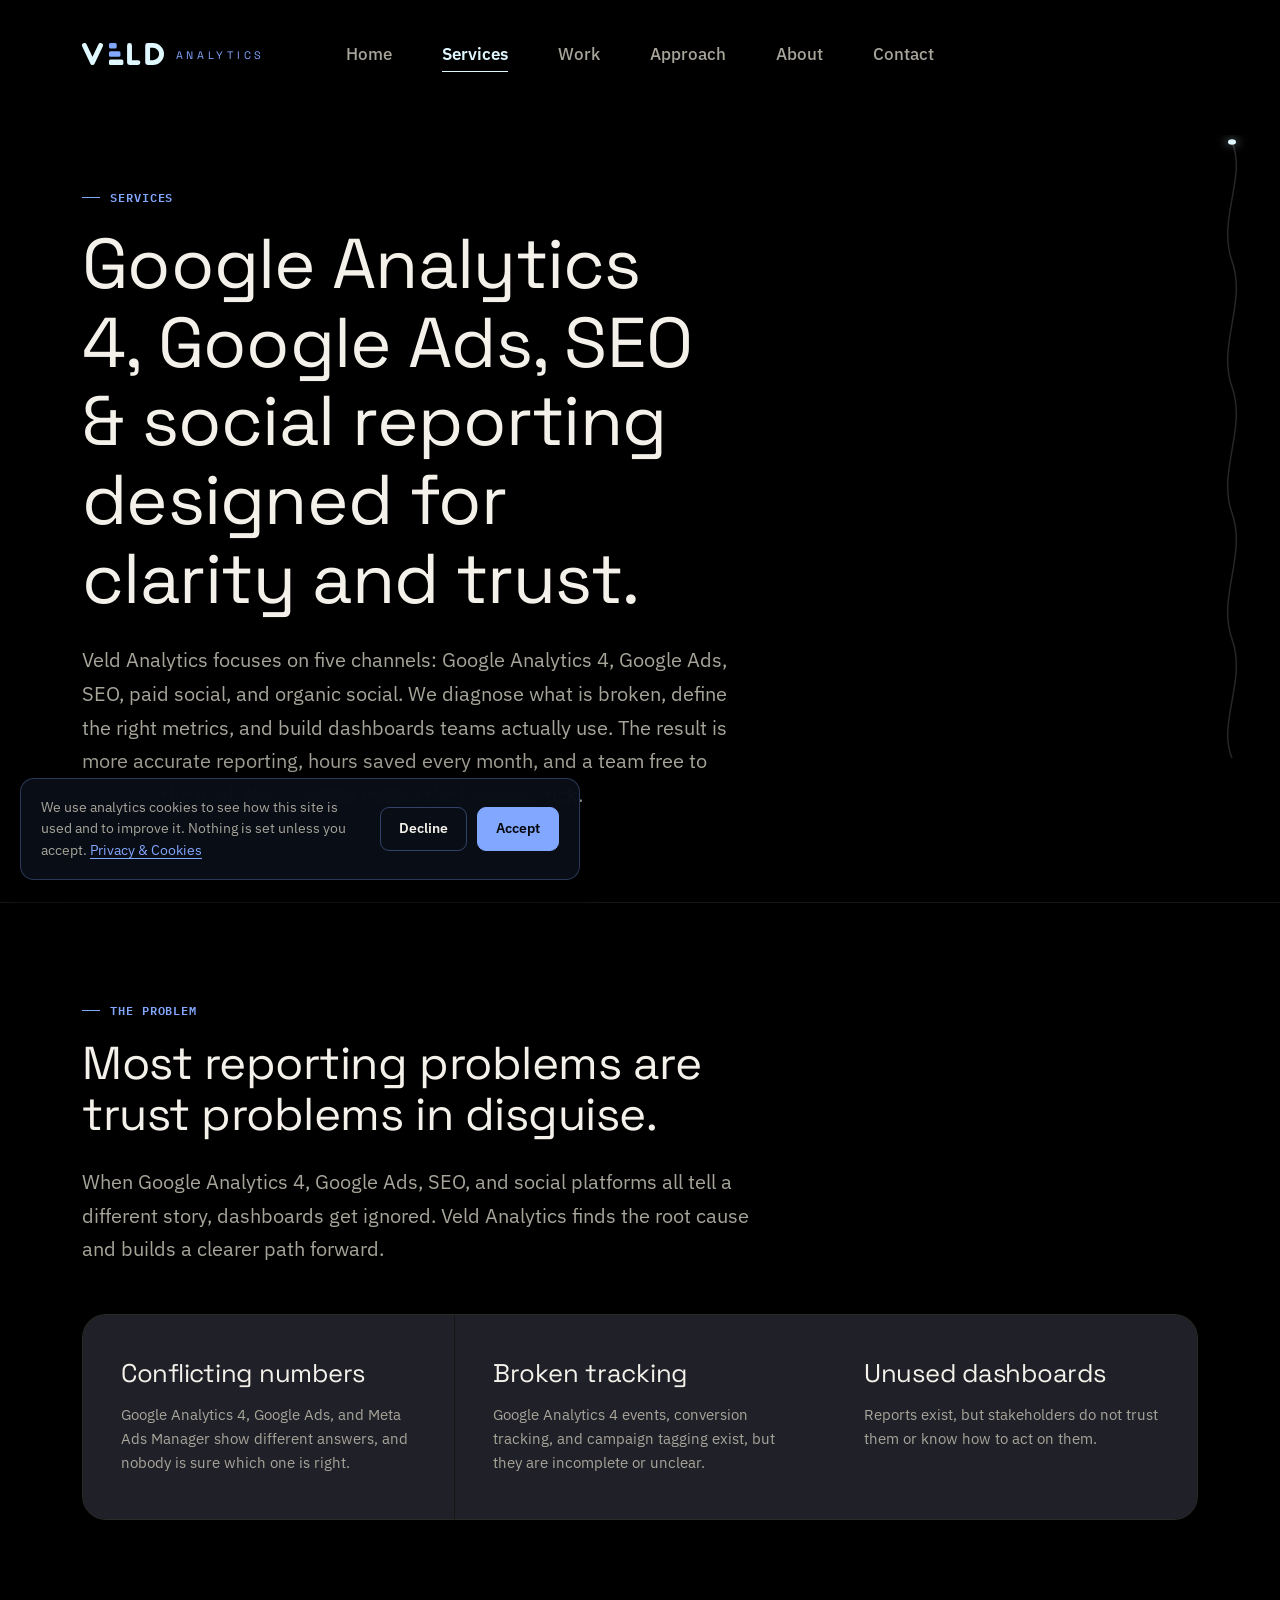
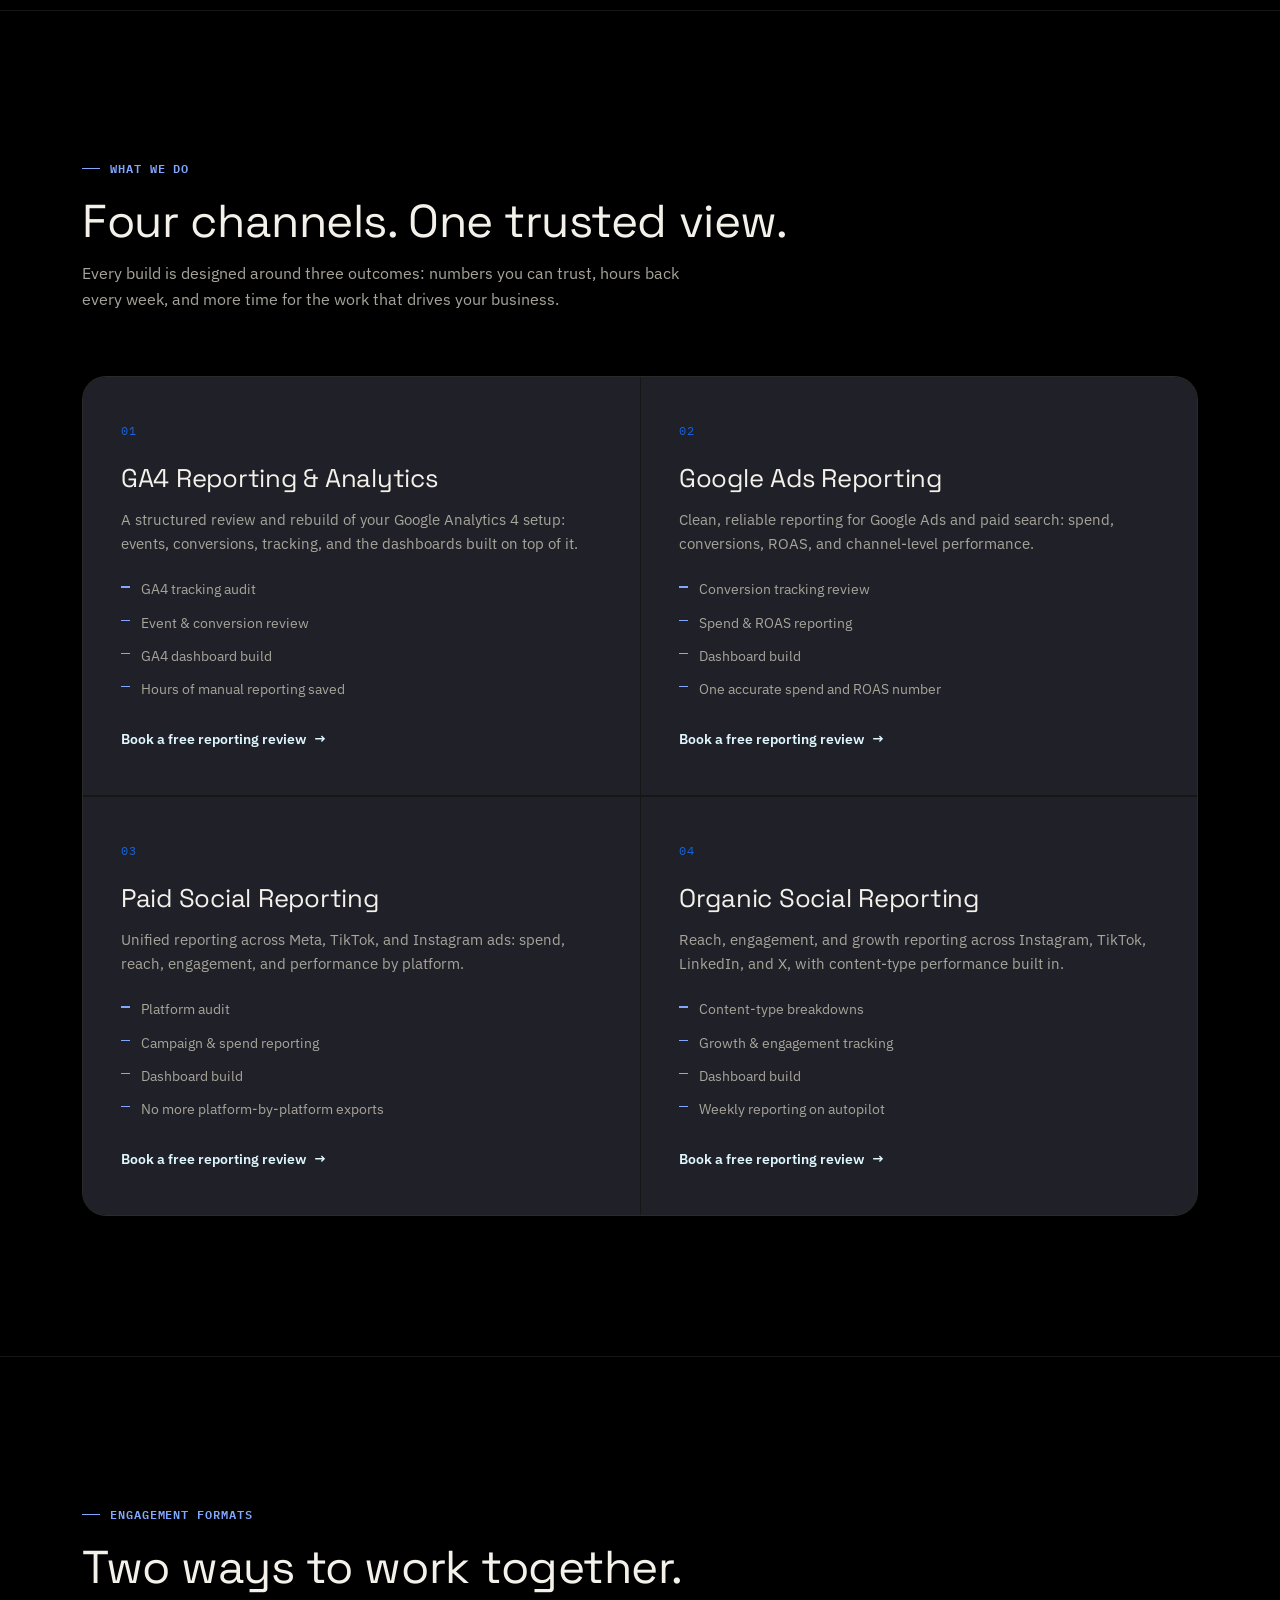
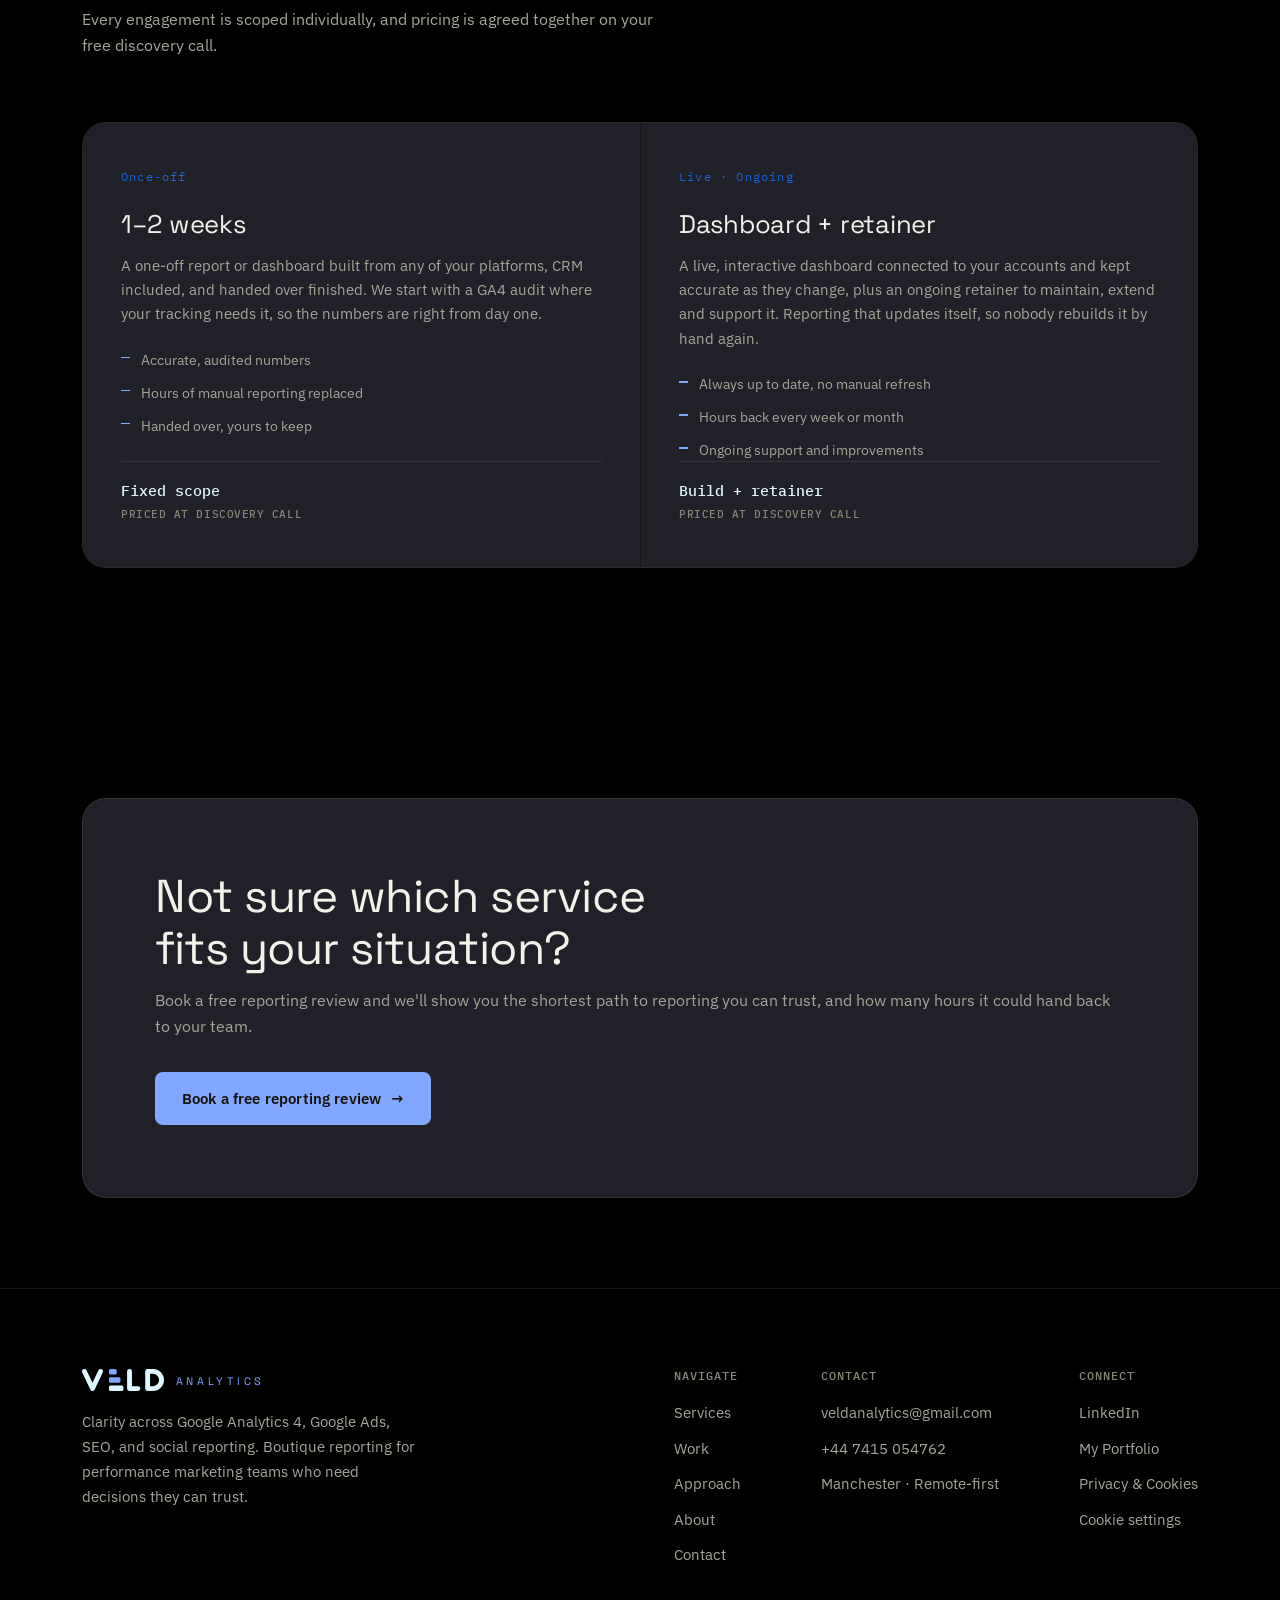
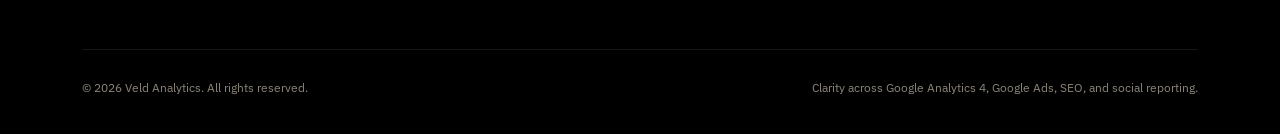
<file: services/index.html>
<!DOCTYPE html>
<html lang="en">
<head>
<!-- Google Analytics (loads only after cookie consent) -->
<script>
  window.dataLayer = window.dataLayer || [];
  function gtag(){dataLayer.push(arguments);}
  gtag('consent', 'default', {analytics_storage:'denied', ad_storage:'denied', ad_user_data:'denied', ad_personalization:'denied'});
  window.veldLoadGA = function(){
    if (window.__gaLoaded) return; window.__gaLoaded = true;
    gtag('consent', 'update', {analytics_storage:'granted'});
    var s = document.createElement('script'); s.async = true;
    s.src = 'https://www.googletagmanager.com/gtag/js?id=G-57TQ3LYTXY';
    document.head.appendChild(s);
    gtag('js', new Date()); gtag('config', 'G-57TQ3LYTXY');
  };
  try { if (localStorage.getItem('veld-consent') === 'granted') window.veldLoadGA(); } catch(e) {}
</script>
<meta charset="UTF-8">
<meta name="viewport" content="width=device-width, initial-scale=1.0">
<title>Services | GA4, PPC &amp; Social Reporting | Veld Analytics</title>
<meta name="description" content="Google Analytics 4 reporting, Google Ads reporting, SEO reporting, and paid &amp; organic social reporting (Meta, TikTok, Instagram, LinkedIn, X) from Veld Analytics: dashboards designed for clarity and trust.">
<link rel="icon" type="image/svg+xml" href="/assets/favicon.svg">
<link rel="preconnect" href="https://fonts.googleapis.com">
<link rel="preconnect" href="https://fonts.gstatic.com" crossorigin>
<link href="https://fonts.googleapis.com/css2?family=Space+Grotesk:wght@400;500;600;700&family=IBM+Plex+Sans:wght@400;500;600;700&family=IBM+Plex+Mono:wght@400;500&display=swap" rel="stylesheet">
<link rel="stylesheet" href="/css/style.css">
</head>
<body>

<a href="#main" class="skip-link">Skip to main content</a>

<div class="ambient-bg" aria-hidden="true"></div>

<div class="route-rail" aria-hidden="true">
  <svg viewBox="0 0 40 900" preserveAspectRatio="none" xmlns="http://www.w3.org/2000/svg">
    <path class="route-track" d="M20,10 C35,60 5,120 20,180 C35,240 5,300 20,360 C35,420 5,480 20,540 C35,600 5,660 20,720 C35,780 5,840 20,890"/>
    <path class="route-fill" d="M20,10 C35,60 5,120 20,180 C35,240 5,300 20,360 C35,420 5,480 20,540 C35,600 5,660 20,720 C35,780 5,840 20,890"/>
    <circle class="route-dot" cx="20" cy="10" r="4"/>
  </svg>
</div>

<nav class="nav">
  <div class="container">
    <a href="/" class="nav-logo">
      <img class="nav-logo-img" src="/assets/veld-wordmark.svg" alt="Veld Analytics" height="22"><span class="nav-logo-sub">Analytics</span>
    </a>
    <div class="nav-cta">
      <ul class="nav-links">
        <li><a href="/">Home</a></li>
        <li><a href="/services/" class="active" aria-current="page">Services</a></li>
        <li><a href="/work/">Work</a></li>
        <li><a href="/approach/">Approach</a></li>
        <li><a href="/about/">About</a></li>
        <li><a href="/contact/">Contact</a></li>
      </ul>
      <button class="nav-toggle" aria-label="Open menu"><span></span><span></span><span></span></button>
    </div>
  </div>
</nav>

<div class="mobile-menu">
  <a href="/">Home</a>
  <a href="/services/">Services</a>
  <a href="/work/">Work</a>
  <a href="/approach/">Approach</a>
  <a href="/about/">About</a>
  <a href="/contact/">Contact</a>
</div>

<header class="page-hero" id="main">
  <div class="container">
    <div class="eyebrow">Services</div>
    <h1 class="reveal visible">Google Analytics 4, Google Ads, SEO &amp; social reporting designed for clarity and trust.</h1>
    <p class="lede reveal visible" style="margin-top:24px;">Veld Analytics focuses on five channels: Google Analytics 4, Google Ads, SEO, paid social, and organic social. We diagnose what is broken, define the right metrics, and build dashboards teams actually use. The result is more accurate reporting, hours saved every month, and a team free to focus on the work that actually makes the business tick.</p>
  </div>
</header>

<section class="tight">
  <div class="container">
    <div style="max-width:700px;">
      <div class="eyebrow">The problem</div>
      <h2 class="reveal">Most reporting problems are trust problems in disguise.</h2>
      <p class="lede reveal" style="margin-top:24px;">When Google Analytics 4, Google Ads, SEO, and social platforms all tell a different story, dashboards get ignored. Veld Analytics finds the root cause and builds a clearer path forward.</p>
    </div>

    <div class="grid grid-3 tilt-stagger" style="margin-top:48px;">
      <div class="card tilt-in tilt-card">
        <h3>Conflicting numbers</h3>
        <p>Google Analytics 4, Google Ads, and Meta Ads Manager show different answers, and nobody is sure which one is right.</p>
      </div>
      <div class="card tilt-in tilt-card">
        <h3>Broken tracking</h3>
        <p>Google Analytics 4 events, conversion tracking, and campaign tagging exist, but they are incomplete or unclear.</p>
      </div>
      <div class="card tilt-in tilt-card">
        <h3>Unused dashboards</h3>
        <p>Reports exist, but stakeholders do not trust them or know how to act on them.</p>
      </div>
    </div>
  </div>
</section>

<hr class="rule">

<section>
  <div class="container">
    <div class="section-head">
      <div>
        <div class="eyebrow">What we do</div>
        <h2 class="reveal">Four channels. One trusted view.</h2>
        <p style="margin-top:14px;color:var(--text-muted);max-width:60ch;">Every build is designed around three outcomes: numbers you can trust, hours back every week, and more time for the work that drives your business.</p>
      </div>
    </div>
    <div class="grid grid-2 tilt-stagger">

      <div class="card tilt-in tilt-card" id="ga4">
        <span class="card-index">01</span>
        <h3>GA4 Reporting &amp; Analytics</h3>
        <p>A structured review and rebuild of your Google Analytics 4 setup: events, conversions, tracking, and the dashboards built on top of it.</p>
        <ul class="output-list">
          <li>GA4 tracking audit</li>
          <li>Event &amp; conversion review</li>
          <li>GA4 dashboard build</li>
          <li>Hours of manual reporting saved</li>
        </ul>
        <a href="/contact/" class="card-cta">Book a free reporting review <span class="btn-arrow">→</span></a>
      </div>

      <div class="card tilt-in tilt-card" id="ppc">
        <span class="card-index">02</span>
        <h3>Google Ads Reporting</h3>
        <p>Clean, reliable reporting for Google Ads and paid search: spend, conversions, ROAS, and channel-level performance.</p>
        <ul class="output-list">
          <li>Conversion tracking review</li>
          <li>Spend &amp; ROAS reporting</li>
          <li>Dashboard build</li>
          <li>One accurate spend and ROAS number</li>
        </ul>
        <a href="/contact/" class="card-cta">Book a free reporting review <span class="btn-arrow">→</span></a>
      </div>

      <div class="card tilt-in tilt-card" id="paid-social">
        <span class="card-index">03</span>
        <h3>Paid Social Reporting</h3>
        <p>Unified reporting across Meta, TikTok, and Instagram ads: spend, reach, engagement, and performance by platform.</p>
        <ul class="output-list">
          <li>Platform audit</li>
          <li>Campaign &amp; spend reporting</li>
          <li>Dashboard build</li>
          <li>No more platform-by-platform exports</li>
        </ul>
        <a href="/contact/" class="card-cta">Book a free reporting review <span class="btn-arrow">→</span></a>
      </div>

      <div class="card tilt-in tilt-card" id="organic-social">
        <span class="card-index">04</span>
        <h3>Organic Social Reporting</h3>
        <p>Reach, engagement, and growth reporting across Instagram, TikTok, LinkedIn, and X, with content-type performance built in.</p>
        <ul class="output-list">
          <li>Content-type breakdowns</li>
          <li>Growth &amp; engagement tracking</li>
          <li>Dashboard build</li>
          <li>Weekly reporting on autopilot</li>
        </ul>
        <a href="/contact/" class="card-cta">Book a free reporting review <span class="btn-arrow">→</span></a>
      </div>

    </div>
  </div>
</section>

<hr class="rule">

<section>
  <div class="container">
    <div class="section-head">
      <div>
        <div class="eyebrow">Engagement formats</div>
        <h2 class="reveal">Two ways to work together.</h2>
        <p style="margin-top:14px;color:var(--text-muted);max-width:60ch;">Every engagement is scoped individually, and pricing is agreed together on your free discovery call.</p>
      </div>
    </div>
    <div class="grid grid-2 tilt-stagger pricing-grid">
      <div class="card tilt-in tilt-card">
        <span class="card-index">Once-off</span>
        <h3>1–2 weeks</h3>
        <p>A one-off report or dashboard built from any of your platforms, CRM included, and handed over finished. We start with a GA4 audit where your tracking needs it, so the numbers are right from day one.</p>
        <ul class="output-list">
          <li>Accurate, audited numbers</li>
          <li>Hours of manual reporting replaced</li>
          <li>Handed over, yours to keep</li>
        </ul>
        <p class="price-tag">Fixed scope<span>Priced at discovery call</span></p>
      </div>
      <div class="card tilt-in tilt-card">
        <span class="card-index">Live · Ongoing</span>
        <h3>Dashboard + retainer</h3>
        <p>A live, interactive dashboard connected to your accounts and kept accurate as they change, plus an ongoing retainer to maintain, extend and support it. Reporting that updates itself, so nobody rebuilds it by hand again.</p>
        <ul class="output-list">
          <li>Always up to date, no manual refresh</li>
          <li>Hours back every week or month</li>
          <li>Ongoing support and improvements</li>
        </ul>
        <p class="price-tag">Build + retainer<span>Priced at discovery call</span></p>
      </div>
    </div>
  </div>
</section>

<section class="tight">
  <div class="container">
    <div class="cta-banner reveal">
      <div>
        <h2 style="max-width:520px;">Not sure which service fits your situation?</h2>
        <p style="margin-top:14px;">Book a free reporting review and we'll show you the shortest path to reporting you can trust, and how many hours it could hand back to your team.</p>
      </div>
      <a href="/contact/" class="btn btn-primary">Book a free reporting review <span class="btn-arrow">→</span></a>
    </div>
  </div>
</section>

<footer>
  <div class="container">
    <div class="footer-top">
      <div style="max-width:340px;">
        <a href="/" class="nav-logo">
          <img class="nav-logo-img" src="/assets/veld-wordmark.svg" alt="Veld Analytics" height="22"><span class="nav-logo-sub">Analytics</span>
        </a>
        <p class="lede" style="margin-top:18px;font-size:0.95rem;">Clarity across Google Analytics 4, Google Ads, SEO, and social reporting. Boutique reporting for performance marketing teams who need decisions they can trust.</p>
      </div>
      <div class="footer-cols">
        <div class="footer-col">
          <h4>Navigate</h4>
          <a href="/services/">Services</a>
          <a href="/work/">Work</a>
          <a href="/approach/">Approach</a>
          <a href="/about/">About</a>
          <a href="/contact/">Contact</a>
        </div>
        <div class="footer-col">
          <h4>Contact</h4>
          <p>veldanalytics@gmail.com</p>
          <p>+44 7415 054762</p>
          <p>Manchester · Remote-first</p>
        </div>
        <div class="footer-col">
          <h4>Connect</h4>
          <a href="https://www.linkedin.com/in/bradleenicholls" target="_blank" rel="noopener">LinkedIn</a>
          <a href="https://bradleenicholls.com/" target="_blank" rel="noopener">My Portfolio</a>
          <a href="/privacy/">Privacy &amp; Cookies</a>
          <a href="#" data-cookie-settings>Cookie settings</a>
        </div>
      </div>
    </div>
    <div class="footer-bottom">
      <p>© 2026 Veld Analytics. All rights reserved.</p>
      <p>Clarity across Google Analytics 4, Google Ads, SEO, and social reporting.</p>
    </div>
  </div>
</footer>

<script src="/js/main.js"></script>
<script src="/js/consent.js"></script>
</body>
</html>
</file>
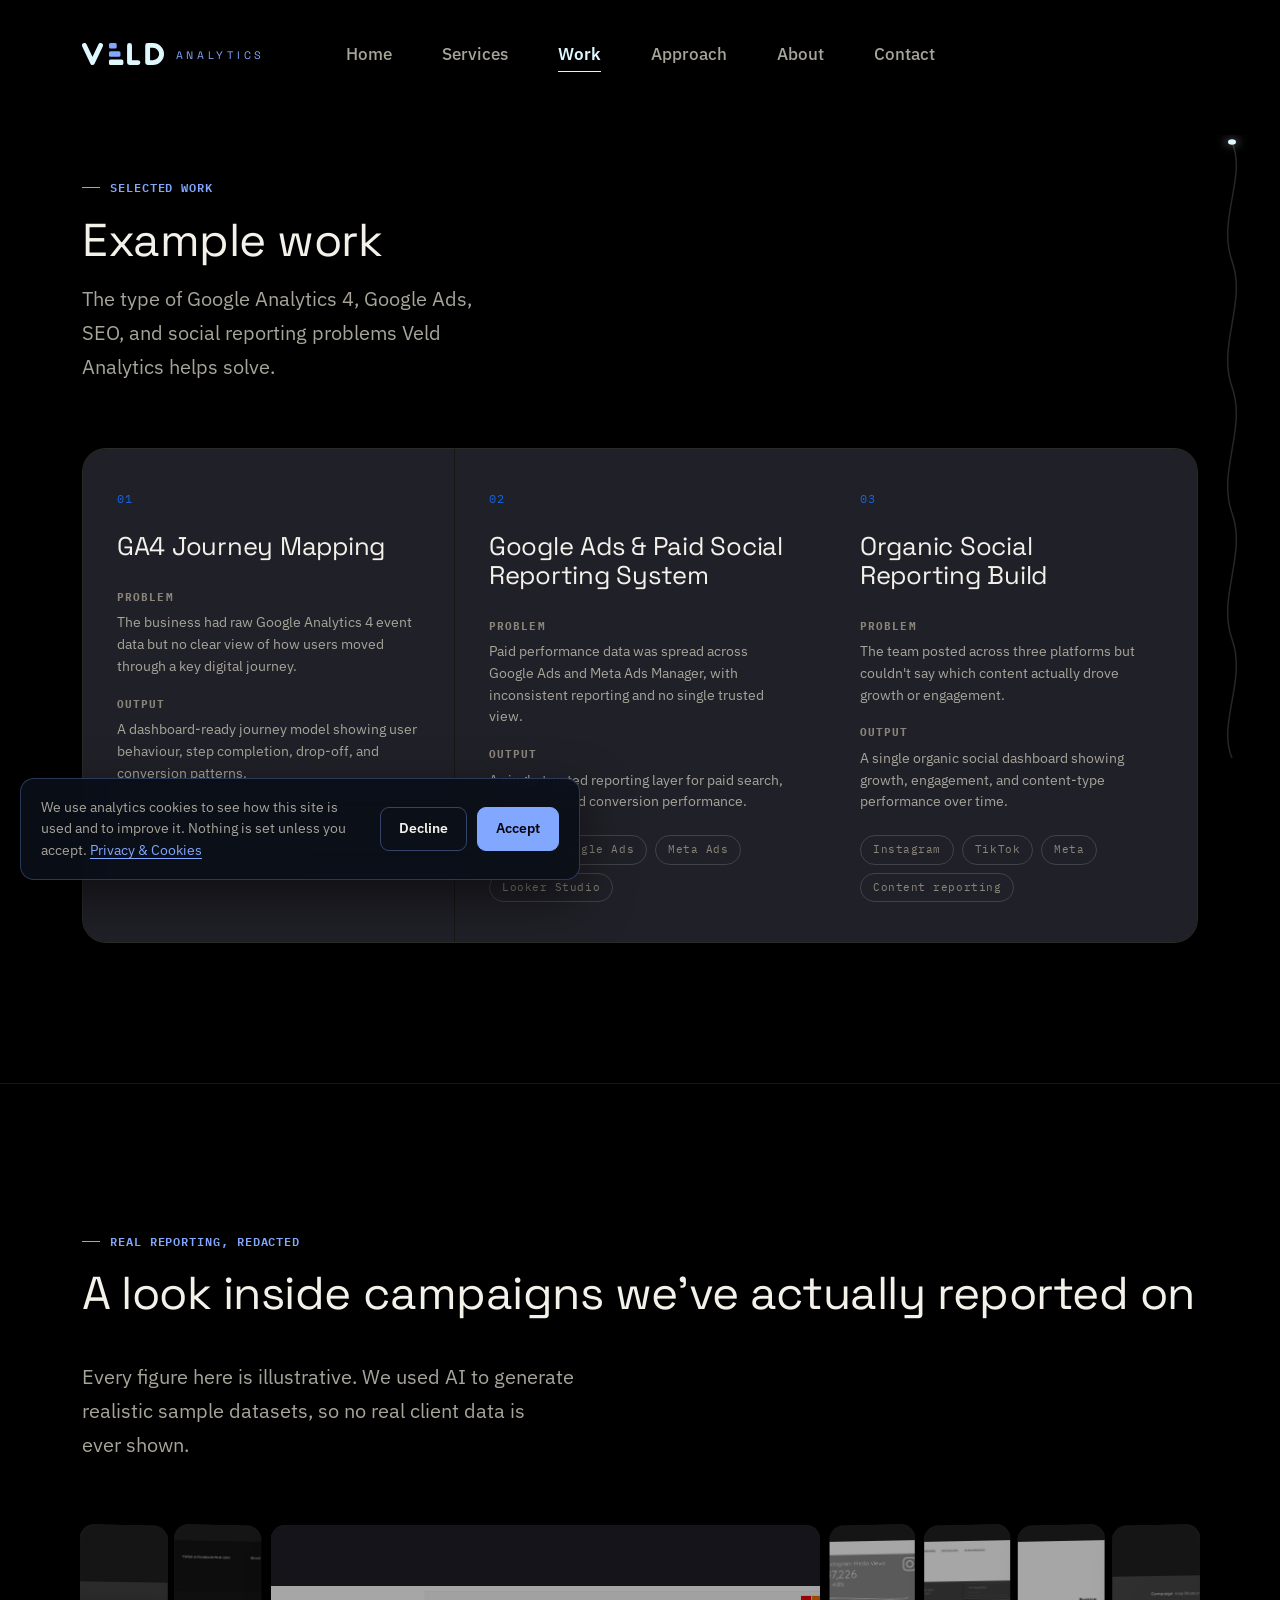
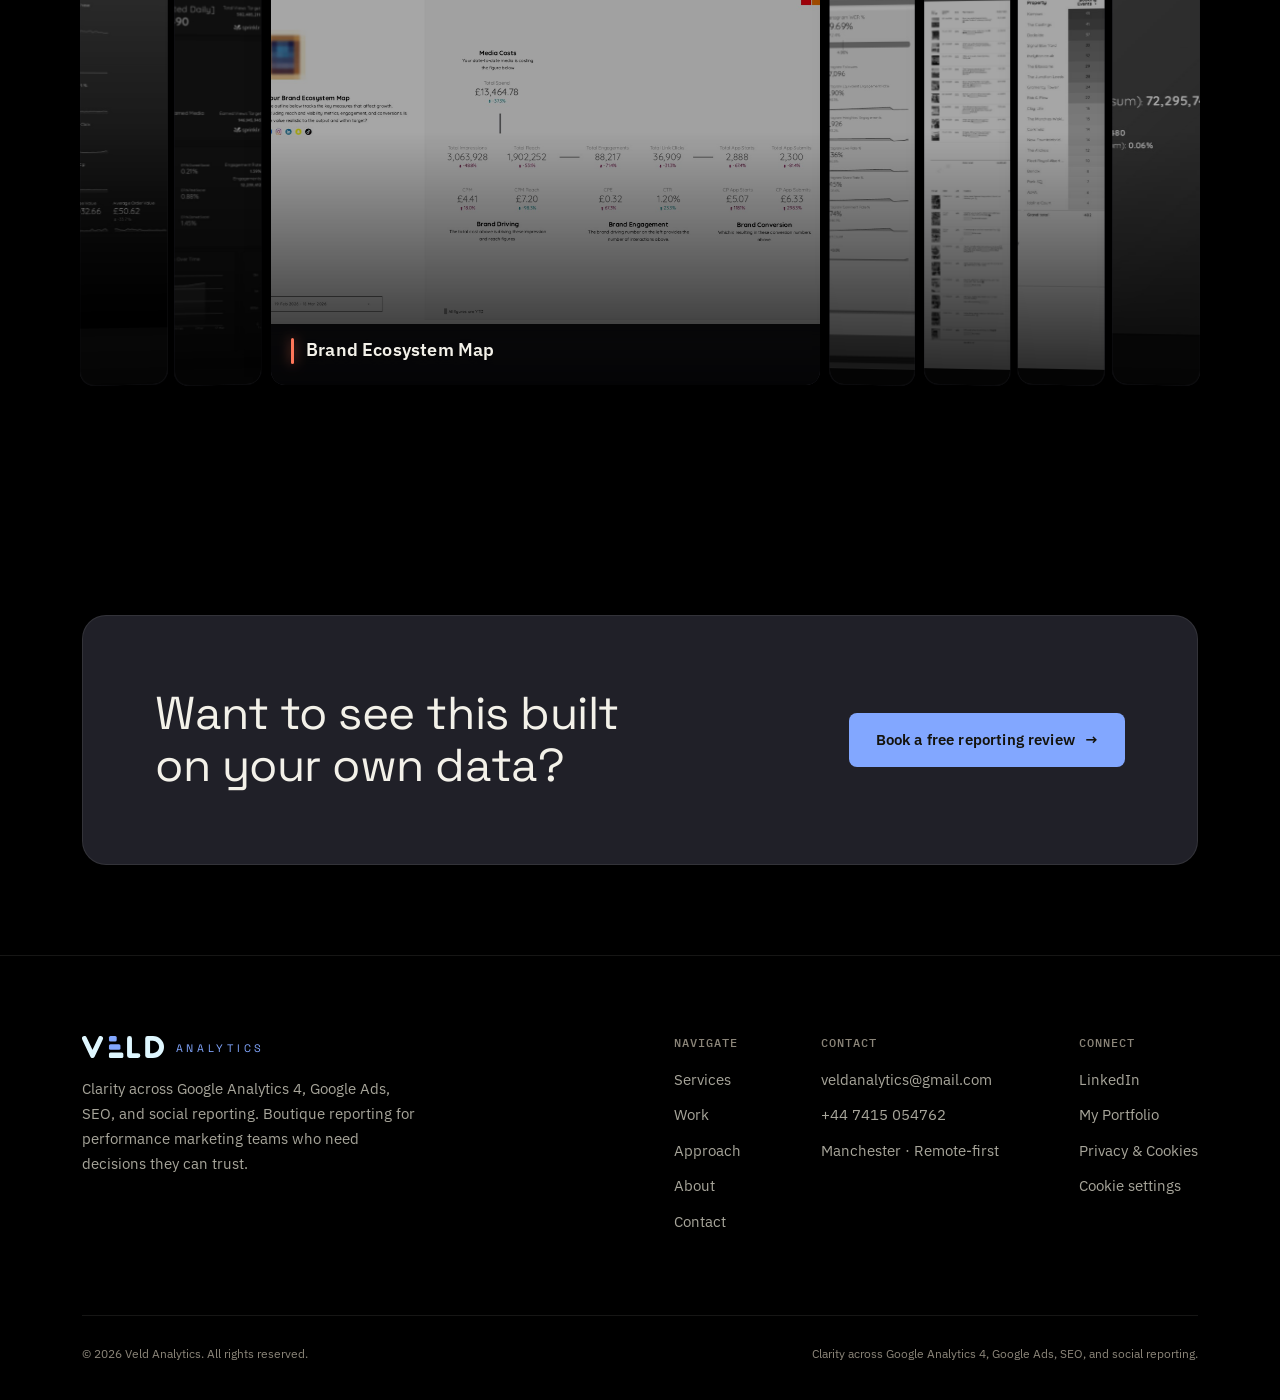
<file: work/index.html>
<!DOCTYPE html>
<html lang="en">
<head>
<!-- Google Analytics (loads only after cookie consent) -->
<script>
  window.dataLayer = window.dataLayer || [];
  function gtag(){dataLayer.push(arguments);}
  gtag('consent', 'default', {analytics_storage:'denied', ad_storage:'denied', ad_user_data:'denied', ad_personalization:'denied'});
  window.veldLoadGA = function(){
    if (window.__gaLoaded) return; window.__gaLoaded = true;
    gtag('consent', 'update', {analytics_storage:'granted'});
    var s = document.createElement('script'); s.async = true;
    s.src = 'https://www.googletagmanager.com/gtag/js?id=G-57TQ3LYTXY';
    document.head.appendChild(s);
    gtag('js', new Date()); gtag('config', 'G-57TQ3LYTXY');
  };
  try { if (localStorage.getItem('veld-consent') === 'granted') window.veldLoadGA(); } catch(e) {}
</script>
<meta charset="UTF-8">
<meta name="viewport" content="width=device-width, initial-scale=1.0">
<title>Work | Veld Analytics</title>
<meta name="description" content="See a live Google Analytics 4 and social dashboard demo, plus example Google Analytics 4, Google Ads, SEO, Meta, TikTok, Instagram, and LinkedIn reporting work from Veld Analytics.">
<link rel="icon" type="image/svg+xml" href="/assets/favicon.svg">
<link rel="preconnect" href="https://fonts.googleapis.com">
<link rel="preconnect" href="https://fonts.gstatic.com" crossorigin>
<link href="https://fonts.googleapis.com/css2?family=Space+Grotesk:wght@400;500;600;700&family=IBM+Plex+Sans:wght@400;500;600;700&family=IBM+Plex+Mono:wght@400;500&display=swap" rel="stylesheet">
<link rel="stylesheet" href="/css/style.css">
</head>
<body>

<a href="#main" class="skip-link">Skip to main content</a>

<div class="ambient-bg" aria-hidden="true"></div>

<div class="route-rail" aria-hidden="true">
  <svg viewBox="0 0 40 900" preserveAspectRatio="none" xmlns="http://www.w3.org/2000/svg">
    <path class="route-track" d="M20,10 C35,60 5,120 20,180 C35,240 5,300 20,360 C35,420 5,480 20,540 C35,600 5,660 20,720 C35,780 5,840 20,890"/>
    <path class="route-fill" d="M20,10 C35,60 5,120 20,180 C35,240 5,300 20,360 C35,420 5,480 20,540 C35,600 5,660 20,720 C35,780 5,840 20,890"/>
    <circle class="route-dot" cx="20" cy="10" r="4"/>
  </svg>
</div>

<nav class="nav">
  <div class="container">
    <a href="/" class="nav-logo">
      <img class="nav-logo-img" src="/assets/veld-wordmark.svg" alt="Veld Analytics" height="22"><span class="nav-logo-sub">Analytics</span>
    </a>
    <div class="nav-cta">
      <ul class="nav-links">
        <li><a href="/">Home</a></li>
        <li><a href="/services/">Services</a></li>
        <li><a href="/work/" class="active" aria-current="page">Work</a></li>
        <li><a href="/approach/">Approach</a></li>
        <li><a href="/about/">About</a></li>
        <li><a href="/contact/">Contact</a></li>
      </ul>
      <button class="nav-toggle" aria-label="Open menu"><span></span><span></span><span></span></button>
    </div>
  </div>
</nav>

<div class="mobile-menu">
  <a href="/">Home</a>
  <a href="/services/">Services</a>
  <a href="/work/">Work</a>
  <a href="/approach/">Approach</a>
  <a href="/about/">About</a>
  <a href="/contact/">Contact</a>
</div>

<section id="main" style="padding-top:170px;">
  <div class="container">
    <div class="section-head" style="display:block;">
      <div class="eyebrow">Selected work</div>
      <h2 class="reveal">Example work</h2>
      <p class="lede reveal" style="max-width:420px;margin-top:16px;">The type of Google Analytics 4, Google Ads, SEO, and social reporting problems Veld Analytics helps solve.</p>
    </div>

    <div class="grid grid-3 tilt-stagger">

      <div class="card case-card tilt-in tilt-card">
        <span class="card-index">01</span>
        <h3>GA4 Journey Mapping</h3>
        <div class="case-field">
          <h5>Problem</h5>
          <p>The business had raw Google Analytics 4 event data but no clear view of how users moved through a key digital journey.</p>
        </div>
        <div class="case-field">
          <h5>Output</h5>
          <p>A dashboard-ready journey model showing user behaviour, step completion, drop-off, and conversion patterns.</p>
        </div>
        <div class="card-tags" style="margin-top:22px;">
          <span class="tag">GA4</span><span class="tag">Looker Studio</span><span class="tag">Conversion tracking</span>
        </div>
      </div>

      <div class="card case-card tilt-in tilt-card">
        <span class="card-index">02</span>
        <h3>Google Ads &amp; Paid Social Reporting System</h3>
        <div class="case-field">
          <h5>Problem</h5>
          <p>Paid performance data was spread across Google Ads and Meta Ads Manager, with inconsistent reporting and no single trusted view.</p>
        </div>
        <div class="case-field">
          <h5>Output</h5>
          <p>A single trusted reporting layer for paid search, paid social, and conversion performance.</p>
        </div>
        <div class="card-tags" style="margin-top:22px;">
          <span class="tag">GA4</span><span class="tag">Google Ads</span><span class="tag">Meta Ads</span><span class="tag">Looker Studio</span>
        </div>
      </div>

      <div class="card case-card tilt-in tilt-card">
        <span class="card-index">03</span>
        <h3>Organic Social Reporting Build</h3>
        <div class="case-field">
          <h5>Problem</h5>
          <p>The team posted across three platforms but couldn't say which content actually drove growth or engagement.</p>
        </div>
        <div class="case-field">
          <h5>Output</h5>
          <p>A single organic social dashboard showing growth, engagement, and content-type performance over time.</p>
        </div>
        <div class="card-tags" style="margin-top:22px;">
          <span class="tag">Instagram</span><span class="tag">TikTok</span><span class="tag">Meta</span><span class="tag">Content reporting</span>
        </div>
      </div>

    </div>
  </div>
</section>

<hr class="rule">

<!-- Accordion gallery — vanilla JS/GSAP port of React Bits' AccordionGallery
     (js/accordion-gallery.js). Real campaign dashboards, client/brand names
     blurred for confidentiality, hover or tab through to expand each one. -->
<section>
  <div class="container">
    <div class="section-head">
      <div>
        <div class="eyebrow">Real reporting, redacted</div>
        <h2 class="reveal">A look inside campaigns we've actually reported on</h2>
      </div>
      <p class="lede reveal" style="max-width:520px;">Every figure here is illustrative. We used AI to generate realistic sample datasets, so no real client data is ever shown.</p>
    </div>
    <div class="accordion-gallery reveal" data-default-index="2" data-expand-ratio="0.52" data-trigger="hover" data-height="460" role="list" aria-label="Case study dashboard gallery">
      <div class="ag-panel" role="listitem" tabindex="0" aria-label="Paid social reporting for a football client">
        <span class="ag-panel__frame">
          <span class="ag-panel__media"><img src="/assets/work/football-preview.png" alt="Paid social performance dashboard for a football client, brand name blurred" loading="lazy" draggable="false"></span>
          <span class="ag-panel__overlay" aria-hidden="true"></span>
        </span>
        <span class="ag-panel__label" aria-hidden="true"><span class="ag-panel__bar"></span><span class="ag-panel__text">Paid Social: Football</span></span>
      </div>
      <div class="ag-panel" role="listitem" tabindex="0" aria-label="Live campaign tracking dashboard">
        <span class="ag-panel__frame">
          <span class="ag-panel__media"><img src="/assets/work/live-campaign-preview.png" alt="Live campaign performance dashboard, brand name blurred" loading="lazy" draggable="false"></span>
          <span class="ag-panel__overlay" aria-hidden="true"></span>
        </span>
        <span class="ag-panel__label" aria-hidden="true"><span class="ag-panel__bar"></span><span class="ag-panel__text">Live Campaign Tracking</span></span>
      </div>
      <div class="ag-panel" role="listitem" tabindex="0" aria-label="Brand ecosystem map dashboard">
        <span class="ag-panel__frame">
          <span class="ag-panel__media"><img src="/assets/work/ecosystem-preview.png" alt="Brand ecosystem map dashboard, brand name blurred" loading="lazy" draggable="false"></span>
          <span class="ag-panel__overlay" aria-hidden="true"></span>
        </span>
        <span class="ag-panel__label" aria-hidden="true"><span class="ag-panel__bar"></span><span class="ag-panel__text">Brand Ecosystem Map</span></span>
      </div>
      <div class="ag-panel" role="listitem" tabindex="0" aria-label="Owned social performance dashboard">
        <span class="ag-panel__frame">
          <span class="ag-panel__media"><img src="/assets/work/owned-social-preview.png" alt="Owned social performance dashboard across Instagram, TikTok and Facebook, brand name blurred" loading="lazy" draggable="false"></span>
          <span class="ag-panel__overlay" aria-hidden="true"></span>
        </span>
        <span class="ag-panel__label" aria-hidden="true"><span class="ag-panel__bar"></span><span class="ag-panel__text">Owned Social Performance</span></span>
      </div>
      <div class="ag-panel" role="listitem" tabindex="0" aria-label="Channel vibrancy social post performance dashboard">
        <span class="ag-panel__frame">
          <span class="ag-panel__media"><img src="/assets/work/vibrancy-preview.png" alt="Channel vibrancy social post performance dashboard, brand name blurred" loading="lazy" draggable="false"></span>
          <span class="ag-panel__overlay" aria-hidden="true"></span>
        </span>
        <span class="ag-panel__label" aria-hidden="true"><span class="ag-panel__bar"></span><span class="ag-panel__text">Channel Vibrancy: Social</span></span>
      </div>
      <div class="ag-panel" role="listitem" tabindex="0" aria-label="Digital performance report dashboard">
        <span class="ag-panel__frame">
          <span class="ag-panel__media"><img src="/assets/work/digital-preview.png" alt="Digital performance report dashboard, brand name blurred" loading="lazy" draggable="false"></span>
          <span class="ag-panel__overlay" aria-hidden="true"></span>
        </span>
        <span class="ag-panel__label" aria-hidden="true"><span class="ag-panel__bar"></span><span class="ag-panel__text">Digital Performance Report</span></span>
      </div>
      <div class="ag-panel" role="listitem" tabindex="0" aria-label="Experiential campaign analysis dashboard">
        <span class="ag-panel__frame">
          <span class="ag-panel__media"><img src="/assets/work/experiential-preview.png" alt="Experiential campaign analysis dashboard, brand name blurred" loading="lazy" draggable="false"></span>
          <span class="ag-panel__overlay" aria-hidden="true"></span>
        </span>
        <span class="ag-panel__label" aria-hidden="true"><span class="ag-panel__bar"></span><span class="ag-panel__text">Experiential Campaign</span></span>
      </div>
    </div>
  </div>
</section>

<section class="tight">
  <div class="container">
    <div class="cta-banner reveal">
      <div>
        <h2 style="max-width:520px;">Want to see this built on your own data?</h2>
      </div>
      <a href="/contact/" class="btn btn-primary">Book a free reporting review <span class="btn-arrow">→</span></a>
    </div>
  </div>
</section>

<footer>
  <div class="container">
    <div class="footer-top">
      <div style="max-width:340px;">
        <a href="/" class="nav-logo">
          <img class="nav-logo-img" src="/assets/veld-wordmark.svg" alt="Veld Analytics" height="22"><span class="nav-logo-sub">Analytics</span>
        </a>
        <p class="lede" style="margin-top:18px;font-size:0.95rem;">Clarity across Google Analytics 4, Google Ads, SEO, and social reporting. Boutique reporting for performance marketing teams who need decisions they can trust.</p>
      </div>
      <div class="footer-cols">
        <div class="footer-col">
          <h4>Navigate</h4>
          <a href="/services/">Services</a>
          <a href="/work/">Work</a>
          <a href="/approach/">Approach</a>
          <a href="/about/">About</a>
          <a href="/contact/">Contact</a>
        </div>
        <div class="footer-col">
          <h4>Contact</h4>
          <p>veldanalytics@gmail.com</p>
          <p>+44 7415 054762</p>
          <p>Manchester · Remote-first</p>
        </div>
        <div class="footer-col">
          <h4>Connect</h4>
          <a href="https://www.linkedin.com/in/bradleenicholls" target="_blank" rel="noopener">LinkedIn</a>
          <a href="https://bradleenicholls.com/" target="_blank" rel="noopener">My Portfolio</a>
          <a href="/privacy/">Privacy &amp; Cookies</a>
          <a href="#" data-cookie-settings>Cookie settings</a>
        </div>
      </div>
    </div>
    <div class="footer-bottom">
      <p>© 2026 Veld Analytics. All rights reserved.</p>
      <p>Clarity across Google Analytics 4, Google Ads, SEO, and social reporting.</p>
    </div>
  </div>
</footer>

<script src="/js/main.js"></script>
<script src="/js/consent.js"></script>
<script src="https://cdnjs.cloudflare.com/ajax/libs/gsap/3.12.5/gsap.min.js"></script>
<script src="/js/accordion-gallery.js"></script>
</body>
</html>
</file>
<file: css/style.css>
/* ============================================================
   VELD ANALYTICS — Design System
   Boutique analytics consultancy. Dark, premium, technical, calm.
   ============================================================ */

:root {
  /* Color: ground shifted to Cohere DESIGN.md's near-black primary
     (#17171c) instead of the previous near-black (#0a0b09) — same "deep,
     premium, technical" dark-first direction, just their exact value.
     Variable names below are historical (--gold/--sage from the original
     brand) but now hold blue values — kept as-is to avoid touching every
     usage site across this file. Role mapping, chosen for contrast:
       --gold        -> #82a7ff (blue-bright) — readable text/interactive accent (7.6:1 on bg)
       --gold-bright -> #dff7ff (ice)         — brightest hover/emphasis (16.1:1 on bg)
       --sage        -> #1863dc (Cohere "Action Blue") — rich decorative fills/
                         shapes only; NOT used for text, it only clears 3.3:1 on this bg.
       --coral       -> #ff7759 (Cohere "Coral")  — secondary editorial accent for
                         case-study/gallery captions and highlight moments only,
                         kept separate from the primary blue signal (6.8:1 on bg,
                         text-safe). Used sparingly, not a site-wide replacement. */
  --bg: #000000; /* matches the hero's pitch-black backdrop, site-wide */
  --bg-soft: #1c1c22;
  --surface: #202028;
  --surface-elevated: #26262f;
  --border: rgba(243, 241, 233, 0.09);
  --border-strong: rgba(243, 241, 233, 0.16);

  --text: #f3f1e9;
  --text-muted: #a7a59a;
  --text-faint: #8b8579; /* WCAG AA: 4.6:1 against --bg */

  --gold: #82a7ff;
  --gold-soft: rgba(130, 167, 255, 0.14);
  --gold-bright: #dff7ff;
  --sage: #1863dc;
  --sage-soft: rgba(24, 99, 220, 0.14);
  --coral: #ff7759;
  --coral-soft: rgba(255, 119, 89, 0.14);

  --radius-sm: 6px;
  --radius-md: 14px;
  --radius-lg: 24px;

  --font-display: "Space Grotesk", "Helvetica Neue", Arial, sans-serif;
  --font-body: "IBM Plex Sans", -apple-system, BlinkMacSystemFont, "Segoe UI", sans-serif;
  --font-mono: "IBM Plex Mono", "SFMono-Regular", Menlo, monospace;

  --container: 1180px;
  --container-narrow: 760px;

  --ease: cubic-bezier(0.16, 1, 0.3, 1);
}

* { box-sizing: border-box; margin: 0; padding: 0; }

html { scroll-behavior: smooth; }

body {
  background: var(--bg);
  color: var(--text);
  font-family: var(--font-body);
  font-size: 16px;
  line-height: 1.6;
  -webkit-font-smoothing: antialiased;
  overflow-x: hidden;
}

img, svg { display: block; max-width: 100%; }

a { color: inherit; text-decoration: none; }

ul { list-style: none; }

/* ---------- Accessibility: visible keyboard focus ---------- */
a:focus-visible,
button:focus-visible,
input:focus-visible,
select:focus-visible,
textarea:focus-visible {
  outline: 2px solid var(--gold-bright);
  outline-offset: 3px;
  border-radius: 2px;
}

.skip-link {
  position: absolute;
  top: -60px;
  left: 16px;
  z-index: 1000;
  background: var(--gold);
  color: #14130c;
  font-family: var(--font-body);
  font-weight: 600;
  font-size: 0.9rem;
  padding: 12px 20px;
  border-radius: var(--radius-sm);
  transition: top 0.25s var(--ease);
}
.skip-link:focus {
  top: 16px;
}

/* Visually hidden but present for screen readers / SEO. */
.sr-only {
  position: absolute;
  width: 1px;
  height: 1px;
  padding: 0;
  margin: -1px;
  overflow: hidden;
  clip: rect(0, 0, 0, 0);
  white-space: nowrap;
  border: 0;
}

.container {
  max-width: var(--container);
  margin: 0 auto;
  padding: 0 32px;
}

.container-narrow {
  max-width: var(--container-narrow);
  margin: 0 auto;
  padding: 0 32px;
}

/* ---------- Typography ----------
   Display weight held at 400 across h1-h3 ("magazine-quiet, never bold" —
   Cursor's DESIGN.md reference) instead of the previous 500. h4 stays 600:
   it's functioning as a small component/card title, not a display size. */
h1, h2, h3 {
  font-family: var(--font-display);
  font-weight: 400;
  letter-spacing: -0.01em;
  line-height: 1.12;
  color: var(--text);
  text-wrap: balance;
}

h1 { font-size: clamp(2.6rem, 5.5vw, 4.6rem); font-weight: 400; }
h2 { font-size: clamp(2rem, 3.6vw, 3rem); }
h3 { font-size: clamp(1.3rem, 2vw, 1.7rem); font-weight: 400; }
h4 { font-size: 1.1rem; font-weight: 600; font-family: var(--font-body); letter-spacing: -0.01em; line-height: 1.12; color: var(--text); text-wrap: balance; }

p { color: var(--text-muted); }

.lede {
  font-size: clamp(1.1rem, 1.6vw, 1.3rem);
  color: var(--text-muted);
  line-height: 1.65;
  max-width: 56ch;
  text-wrap: pretty;
}

/* Caption/eyebrow tuned closer to Cursor DESIGN.md's caption-uppercase
   spec (11px/600/1.4/0.88px tracking) — was font-weight 400 (inherited)
   at a much wider 0.22em tracking; tightened and weighted for that
   quieter, more precise label read. */
.eyebrow {
  font-family: var(--font-mono);
  font-size: 0.72rem;
  font-weight: 600;
  letter-spacing: 0.08em;
  text-transform: uppercase;
  color: var(--gold);
  display: inline-flex;
  align-items: center;
  gap: 10px;
  margin-bottom: 18px;
}

.eyebrow::before {
  content: "";
  width: 18px;
  height: 1px;
  background: var(--gold);
  display: inline-block;
}

/* Hero-only override: the homepage eyebrow ("Clarity across the data
   landscape.") uses the brightest ice blue instead of the standard
   eyebrow blue-bright, scoped so it doesn't touch eyebrows elsewhere. */
.eyebrow-ice {
  color: var(--gold-bright);
}
.eyebrow-ice::before {
  background: var(--gold-bright);
}

/* ---------- Buttons ----------
   8px radius, not a full pill — Cursor's DESIGN.md calls this out
   specifically as their "developer dialect": compact, boxy CTAs. Pill
   stays reserved for small badges/tags and the segmented toggle controls
   in the demo dashboard, which read differently (tab switches, not CTAs). */
.btn {
  display: inline-flex;
  align-items: center;
  gap: 10px;
  padding: 14px 26px;
  border-radius: 8px;
  font-family: var(--font-body);
  font-size: 0.92rem;
  font-weight: 600;
  letter-spacing: 0.01em;
  cursor: pointer;
  border: 1px solid transparent;
  transition: all 0.35s var(--ease);
  white-space: nowrap;
}

.btn-primary {
  background: var(--gold);
  color: #14130c;
}
.btn-primary:hover {
  background: var(--gold-bright);
  transform: translateY(-2px);
  box-shadow: 0 10px 28px -8px rgba(223, 247, 255, 0.45);
}
.btn-primary:active { transform: translateY(0); box-shadow: none; }

.btn-ghost {
  background: transparent;
  border-color: var(--border-strong);
  color: var(--text);
}
.btn-ghost:hover {
  border-color: var(--gold);
  color: var(--gold-bright);
  transform: translateY(-2px);
}
.btn-ghost:active { transform: translateY(0); }

.btn-arrow { transition: transform 0.35s var(--ease); }
.btn:hover .btn-arrow { transform: translateX(3px); }

/* ---------- Navigation (original) ---------- */
.nav {
  position: fixed;
  top: 0;
  left: 0;
  right: 0;
  z-index: 100;
  padding: 40px 0;
  background: rgba(10, 11, 9, 0);
  border-bottom: 1px solid transparent;
  transition: background 0.4s var(--ease), border-color 0.4s var(--ease), padding 0.4s var(--ease);
}

.nav.scrolled {
  background: rgba(10, 11, 9, 0.86);
  backdrop-filter: blur(14px);
  border-bottom: 1px solid var(--border);
  padding: 24px 0;
}

.nav .container {
  display: grid;
  grid-template-columns: 1fr auto 1fr;
  align-items: center;
  gap: 24px;
}

/* Simple single-line text wordmark (no icon) — mirrors the plain-text
   nav logo used on bradleenicholls.com, which sidesteps the mobile
   icon-sizing issues a small SVG mark kept running into. */
.nav-logo { display: flex; align-items: center; justify-self: start; }
.nav-logo-text {
  font-family: var(--font-display);
  font-size: 1.5rem;
  font-weight: 500;
  letter-spacing: 0.01em;
  line-height: 1;
  white-space: nowrap;
}
.nav-logo-text span {
  color: var(--gold);
}
.nav-logo { gap: 12px; }
.nav-logo-img { height: 22px; width: auto; display: block; }
.nav-logo-sub {
  font-family: var(--font-display);
  font-size: 0.68rem;
  letter-spacing: 0.34em;
  text-transform: uppercase;
  color: #82A7FF;
  line-height: 1;
  padding-top: 3px;
}
@media (max-width: 900px) {
  .nav-logo { gap: 10px; align-items: center; }
  .nav-logo-img { height: 22px; }
  .nav-logo-sub { padding-top: 2px; font-size: 0.6rem; letter-spacing: 0.3em; }
}

.nav-links {
  display: flex;
  align-items: center;
  gap: 50px;
}

.nav-links a {
  font-size: 1.08rem;
  font-weight: 500;
  color: var(--text-muted);
  position: relative;
  padding: 4px 0;
  transition: color 0.3s var(--ease);
}
.nav-links a::after {
  content: "";
  position: absolute;
  left: 0;
  right: 100%;
  bottom: -3px;
  height: 1.5px;
  background: var(--gold-bright);
  transition: right 0.3s var(--ease);
}
.nav-links a:hover { color: var(--text); }
.nav-links a:hover::after { right: 0; }
.nav-links a.active {
  color: var(--gold-bright);
  font-weight: 600;
}
.nav-links a.active::after { right: 0; }

.nav-cta { display: flex; align-items: center; gap: 36px; justify-self: center; }

@media (max-width: 900px) {
  /* .nav-cta previously just got justify-self:end, but it still sat in
     the middle track of the 3-column "1fr auto 1fr" grid below — that
     only pushes it to the edge of its own (short) column, not the
     actual right edge of the bar, which is why the toggle looked
     centred rather than flush right. Dropping to 2 columns makes the
     second column's right edge the real right edge of the nav. */
  .nav .container { grid-template-columns: 1fr auto; }
  .nav-cta { justify-self: end; }
}

.nav-toggle {
  display: none;
  flex-direction: column;
  align-items: center;
  justify-content: center;
  gap: 5px;
  background: none;
  border: none;
  cursor: pointer;
  min-width: 48px;
  min-height: 48px;
  padding: 13px;
}
.nav-toggle span { width: 22px; height: 1.5px; background: var(--text); transition: all 0.3s var(--ease); }

.mobile-menu {
  position: fixed;
  inset: 0;
  background: var(--bg);
  z-index: 99;
  display: flex;
  flex-direction: column;
  align-items: flex-start;
  justify-content: center;
  gap: 28px;
  padding: 40px;
  transform: translateY(-100%);
  transition: transform 0.45s var(--ease);
}
.mobile-menu.open { transform: translateY(0); }
.mobile-menu a { font-family: var(--font-display); font-size: 2rem; color: var(--text); }

/* ---------- Section rhythm ---------- */
section { position: relative; z-index: 1; padding: 140px 0; }
section.tight { padding: 90px 0; }

.section-head {
  display: flex;
  justify-content: space-between;
  align-items: flex-end;
  gap: 40px;
  margin-bottom: 64px;
  flex-wrap: wrap;
}

hr.rule {
  border: none;
  border-top: 1px solid var(--border);
  margin: 0;
}

/* ---------- Hero ---------- */
.hero {
  min-height: 100vh;
  min-height: 100svh; /* avoids mobile address-bar resize jank */
  display: flex;
  align-items: center;
  padding-top: 140px;
  padding-bottom: 80px;
  position: relative;
  overflow: hidden;
}

.hero-contour {
  position: absolute;
  bottom: -10%;
  left: 0;
  width: 100%;
  opacity: 0.5;
  z-index: 0;
  pointer-events: none;
}

.hero-content { position: relative; z-index: 2; max-width: 880px; }

.hero h1 { margin-bottom: 28px; }
.hero h1 em {
  font-style: italic;
  color: var(--gold-bright);
}

.hero-actions { display: flex; gap: 18px; margin-top: 44px; flex-wrap: wrap; }

.hero-meta {
  display: flex;
  gap: 48px;
  margin-top: 100px;
  flex-wrap: wrap;
}
.hero-meta div { font-family: var(--font-mono); font-size: 0.78rem; color: var(--text-faint); letter-spacing: 0.04em; }
.hero-meta strong { display: block; color: var(--text); font-family: var(--font-body); font-size: 1rem; font-weight: 600; margin-bottom: 4px; }

/* ---------- Hero (homepage) ----------
   No background effects. Short copy, centred, then the working sample
   dashboard (js/demo-dashboard.js, shared with /work/) full-width beneath
   it as visual proof — a side-by-side split was clipping the dashboard at
   narrower desktop widths, so back to stacked, with room to breathe. */
.hero-stack {
  position: relative;
  z-index: 1;
  min-height: 100svh;
  display: flex;
  align-items: center;
  justify-content: center;
  padding: 120px 0 90px;
  overflow: hidden;
}

/* Reactive wireframe terrain (js/hero-terrain.js, Three.js). Canvas sits
   at the same negative z-index as the ambient glow/dot-grid below, so it
   layers with them rather than covering them — all three are purely
   decorative and sit behind .container's in-flow content automatically
   (static in-flow content always paints above negative z-index siblings,
   no explicit z-index needed on .container itself). Hidden until the
   script marks it ready, so there's no flash of an unstyled canvas
   before Three.js has sized and rendered into it. */
.hero-terrain {
  position: absolute;
  inset: 0;
  z-index: -1;
  width: 100%;
  height: 100%;
  display: block;
  pointer-events: none;
  opacity: 0;
  transition: opacity 1.2s var(--ease);
}
.hero-terrain.is-ready { opacity: 1; }

/* Reactive titanium-blue cube (js/hero-cube.js, Three.js) — the current
   hero background, in place of .hero-terrain above (kept as an unused
   backup; see js/hero-terrain-backup.js for the swap-back note). Unlike
   the terrain, this isn't full-bleed atmosphere — it's a focal object,
   so it's sized and positioned to sit beside the left-set copy rather
   than behind it, echoing the reference layout (text left, object
   right). Hidden below 1100px: there isn't room for both the copy's own
   max-width and a same-height object beside it once the viewport gets
   narrower, and the copy already goes full-width there. */
.hero-cube {
  position: absolute;
  top: 0;
  right: 0;
  width: 52%;
  height: 100%;
  z-index: -1;
  pointer-events: none;
  opacity: 0;
  transition: opacity 1.2s var(--ease);
}
.hero-cube.is-ready { opacity: 1; }

/* Backdrop for the whole hero — pitch black, with a soft ambient glow
   pooled directly behind the cube (axis-aligned, so it lives on the
   element's own background) plus two directional light shapes on top
   (the spotlight and the streak below, in ::before/::after since each
   needs its own rotation). */
.hero-cube-glow {
  position: absolute;
  inset: 0;
  z-index: -2;
  pointer-events: none;
  overflow: hidden;
  background:
    radial-gradient(ellipse 46% 50% at 78% 36%, rgba(255, 255, 255, 0.12) 0%, rgba(255, 255, 255, 0.04) 44%, transparent 72%),
    #000;
}
/* Spotlight — a thin, pointed beam from the top-right corner aimed
   straight at the cube, distinct from the softer ambient pool sitting
   behind it (in the base background above). */
.hero-cube-glow::before {
  content: "";
  position: absolute;
  top: -10%;
  right: -10%;
  width: 65%;
  height: 130%;
  background: radial-gradient(
    ellipse 16% 120% at 80% 2%,
    rgba(255, 255, 255, 0.2) 0%,
    rgba(255, 255, 255, 0.07) 45%,
    transparent 78%
  );
  transform: rotate(-30deg);
  transform-origin: 80% 2%;
  filter: blur(22px);
}
/* Long, shallow diagonal streak spanning the full width of the hero,
   passing beneath the cube — starts higher on the left, descends
   gently to the right, matching the reference photo's full-width
   streak. Raised up closer to the cube's underside (was 78%) so it
   reads as the cube casting/catching that light right where it sits,
   for depth, rather than floating far below it. */
.hero-cube-glow::after {
  content: "";
  position: absolute;
  inset: 0;
  background: radial-gradient(
    ellipse 68% 6% at 52% 62%,
    rgba(255, 255, 255, 0.09) 0%,
    rgba(255, 255, 255, 0.04) 32%,
    transparent 68%
  );
  transform: rotate(18deg);
  transform-origin: 52% 62%;
}
/* Phones / tablets: no cube and no background effect, so the hero blends
   straight into the black page below. The accent phrase ("We solve it.")
   gets a looping light-shine sweep: a pale band slides across it, then
   rests off the right edge before looping (same technique and timing as
   the "trust and use" highlight on bradleenicholls.com, in Veld colours). */
@media (max-width: 1100px) {
  .hero-cube { display: none; }
  .hero-cube-glow { background: #000; }
  .hero-cube-glow::before,
  .hero-cube-glow::after { display: none; }
  .hero-stack-copy h1 .hero-accent {
    position: relative;
    display: inline-block;
    vertical-align: baseline;
    clip-path: inset(0);
    color: #82A7FF;
    animation: none;
    text-shadow: none !important;
  }
  .hero-stack-copy h1 .hero-accent::after {
    content: "";
    position: absolute;
    top: 0;
    bottom: 0;
    left: -60%;
    width: 45%;
    background: linear-gradient(100deg, rgba(223, 247, 255, 0), rgba(223, 247, 255, 0.55) 50%, rgba(223, 247, 255, 0));
    animation: hl-shine 3s ease-in-out infinite;
  }
}
@keyframes hl-shine {
  0% { left: -60%; }
  55%, 100% { left: 130%; }
}
@media (prefers-reduced-motion: reduce) {
  .hero-stack-copy h1 .hero-accent::after { animation: none; opacity: 0; }
}

.hero-stack .container {
  /* Plain block stacking, not flex — flex here (column, align-items:
     flex-start) caused its children to shrink-wrap to their own content
     width (up to hero-stack-copy's max-width:700px) instead of filling
     this container, which itself is the correct 100%-of-viewport width
     (see the .hero-stack fix below). Same bug, one level deeper: on
     mobile the 700px copy block rendered at 700px instead of wrapping
     to the ~330px actually available, spilling off the right edge.
     Normal block flow doesn't have this shrink-wrap trap — each child
     just fills the available width up to its own max-width. */
  width: 100%;
}

/* Left-set editorial block rather than dead-centred text — still sits
   inside the standard container, just no longer forced to the middle. */
.hero-stack-copy {
  text-align: left;
  max-width: 700px;
}
/* Separate headline/subline wording for phones (see the paired
   .hero-copy-desktop / .hero-copy-mobile spans in index.html). Only one
   of each pair is ever displayed, so screen readers read just one. */
.hero-copy-mobile { display: none; }
@media (max-width: 640px) {
  .hero-copy-desktop { display: none; }
  .hero-copy-mobile { display: inline; }
}
.hero-stack-copy h1 {
  font-size: clamp(3rem, 6.4vw, 5.4rem);
}
.hero-accent {
  color: var(--gold-bright);
  text-shadow: 0 0 18px rgba(223, 247, 255, 0.55), 0 0 42px rgba(130, 167, 255, 0.35);
  animation: hero-accent-pulse 3.6s ease-in-out infinite;
}
@keyframes hero-accent-pulse {
  0%, 100% { text-shadow: 0 0 18px rgba(223, 247, 255, 0.5), 0 0 40px rgba(130, 167, 255, 0.3); }
  50% { text-shadow: 0 0 26px rgba(223, 247, 255, 0.8), 0 0 58px rgba(130, 167, 255, 0.5); }
}
.hero-stack-copy:hover .hero-accent {
  text-shadow: 0 0 30px rgba(223, 247, 255, 0.85), 0 0 64px rgba(130, 167, 255, 0.55);
}
@media (prefers-reduced-motion: reduce) {
  .hero-accent { animation: none; }
}
.hero-stack-copy .lede {
  max-width: 52ch;
}
.hero-stack-copy .hero-actions {
  display: flex;
  justify-content: flex-start;
  gap: 18px;
  flex-wrap: wrap;
  margin-top: 32px;
}

/* Channel-coverage strip standing in for a "trust row" — real channels
   covered, not invented client/stat numbers. Reuses the existing .tag
   pill from the card-tags pattern so it doesn't introduce a new style.
   Runs as a slow, continuous marquee: two identical groups sit side by
   side in the track, and the track scrolls exactly one group-width
   before looping, so the seam is invisible. */
.hero-channels {
  margin-top: 26px;
  overflow: hidden;
  width: 100%;
  max-width: 700px;
  -webkit-mask-image: linear-gradient(90deg, transparent 0, #000 40px, #000 calc(100% - 40px), transparent 100%);
  mask-image: linear-gradient(90deg, transparent 0, #000 40px, #000 calc(100% - 40px), transparent 100%);
}
.hero-channels-track {
  display: flex;
  width: max-content;
  animation: hero-channels-scroll 32s linear infinite;
}
.hero-channels:hover .hero-channels-track { animation-play-state: paused; }
.hero-channels-group {
  display: flex;
  flex-wrap: nowrap;
  gap: 8px;
  padding-right: 8px;
  flex: 0 0 auto;
}
@keyframes hero-channels-scroll {
  from { transform: translateX(0); }
  to { transform: translateX(-50%); }
}
@media (prefers-reduced-motion: reduce) {
  .hero-channels-track { animation: none; }
}

/* Runs the same auto-scrolling marquee as desktop on mobile now too —
   previously this disabled the animation below 640px since it could
   fight a thumb mid-swipe, but kept :hover-pause (desktop-only anyway)
   isn't reachable on touch, so add a tap-to-pause fallback via
   :active so it's still possible to stop it and read a tag. */
@media (max-width: 640px) {
  .hero-channels:active .hero-channels-track { animation-play-state: paused; }
}

/* On-load stagger. Deliberately separate from the scroll-triggered
   .reveal/IO system (hero content is above the fold at first paint, so
   there's nothing to scroll-trigger) — each element carries its own
   --d delay and animates once on page load. */
.hero-in {
  opacity: 0;
  transform: translateY(20px);
  animation: hero-in 0.8s var(--ease) both;
  animation-delay: var(--d, 0ms);
}
@keyframes hero-in {
  to { opacity: 1; transform: translateY(0); }
}
@media (prefers-reduced-motion: reduce) {
  .hero-in { animation: none; opacity: 1; transform: none; }
}

/* Scroll cue — the only hint below the fold that there's a dashboard to
   find. Small, quiet, in the Cursor "never bold" register. */
.hero-scroll-cue {
  display: flex;
  flex-direction: column;
  align-items: center;
  width: 100%;
  gap: 10px;
  margin-top: 72px;
  font-family: var(--font-mono);
  font-size: 0.7rem;
  letter-spacing: 0.06em;
  text-transform: uppercase;
  color: var(--text-faint);
  transition: color 0.25s var(--ease);
}
.hero-scroll-cue:hover { color: var(--text-muted); }
.hero-scroll-cue-line {
  width: 1px;
  height: 34px;
  background: var(--border-strong);
  position: relative;
  overflow: hidden;
}
.hero-scroll-cue-line::after {
  content: "";
  position: absolute;
  top: -100%;
  left: 0;
  width: 100%;
  height: 100%;
  background: var(--gold);
  animation: hero-scroll-cue-drip 1.8s ease-in-out infinite;
}
@keyframes hero-scroll-cue-drip {
  0% { top: -100%; }
  60%, 100% { top: 100%; }
}

/* ---------- Dashboard showcase (below the hero fold) ----------
   The live sample dashboard now lives in its own section with a heading
   and a couple of lines on what the reports actually cover, rather than
   sitting wordlessly inside the hero. */
.dashboard-showcase {
  position: relative;
  z-index: 1;
  padding: 20px 0 100px;
  /* The "See it in action" scroll cue jumps straight to this section's
     top edge — with no offset, that lands right under the fixed .nav
     bar (~104px tall), hiding the "Sample dashboard" eyebrow/heading
     behind it and making the scroll look like it went too far. This
     reserves that space so the heading actually ends up visible. */
  scroll-margin-top: 130px;
}
.dashboard-showcase-head {
  text-align: center;
  max-width: 620px;
  margin: 0 auto 44px;
}
.dashboard-showcase-head h2 { margin-top: 10px; }
.dashboard-showcase-head .lede { margin-top: 16px; }
.dashboard-showcase-foot {
  text-align: center;
  margin-top: 28px;
  color: var(--text-muted);
  font-size: 0.92rem;
}
.dashboard-showcase-foot .card-cta { margin-top: 0; margin-left: 4px; }

.dashboard-showcase .demo-dashboard {
  box-shadow: none;
  border: 1px solid var(--border-strong);
}
.dashboard-showcase .demo-dashboard::before {
  opacity: 0.5;
}

@media (max-width: 900px) {
  .hero-stack { padding: 100px 0 60px; }
  .hero-scroll-cue { margin-top: 48px; }
  .dashboard-showcase { padding: 10px 0 70px; }
}

/* ---------- Homepage section-preview cards ----------
   Small teaser per interior page (Services/Work/Approach/About), each a
   single clickable card to that page — reinforces the nav's role of
   taking visitors straight to a section while keeping the homepage a
   single scrollable page in its own right. */
.home-preview-grid {
  display: grid;
  grid-template-columns: repeat(4, 1fr);
  gap: 1px;
  background: var(--border);
  border: 1px solid var(--border);
  border-radius: var(--radius-lg);
  overflow: hidden;
}
.home-preview-card {
  display: flex;
  flex-direction: column;
  background: var(--surface);
  padding: 36px 30px;
  transition: background 0.35s var(--ease), transform 0.35s var(--ease);
}
.home-preview-card:hover {
  background: var(--surface-elevated);
  transform: translateY(-3px);
}
.home-preview-eyebrow {
  font-family: var(--font-mono);
  font-size: 0.68rem;
  font-weight: 600;
  letter-spacing: 0.08em;
  text-transform: uppercase;
  color: var(--coral);
  margin-bottom: 14px;
}
.home-preview-card h3 { font-size: 1.15rem; margin-bottom: 10px; }
.home-preview-card p { font-size: 0.88rem; line-height: 1.55; flex-grow: 1; }
.home-preview-card .card-cta { margin-top: 20px; }

@media (max-width: 900px) {
  .home-preview-grid { grid-template-columns: 1fr 1fr; }
}
@media (max-width: 560px) {
  .home-preview-grid { grid-template-columns: 1fr; }
}

/* ---------- Cards ---------- */
.grid {
  display: grid;
  gap: 1px;
  background: var(--border);
  border: 1px solid var(--border);
  border-radius: var(--radius-lg);
  overflow: hidden;
}

.grid-3 { grid-template-columns: repeat(3, 1fr); }
.grid-2 { grid-template-columns: repeat(2, 1fr); }

.card {
  background: var(--surface);
  padding: 44px 38px;
  transition: background 0.4s var(--ease), box-shadow 0.4s var(--ease), transform 0.4s var(--ease);
  position: relative;
}
.card:hover {
  background: var(--surface-elevated);
  box-shadow: inset 0 0 0 1px rgba(130, 167, 255, 0.28), inset 0 1px 0 0 rgba(223, 247, 255, 0.12);
  transform: translateY(-3px);
  z-index: 2;
}

.card-index {
  font-family: var(--font-mono);
  font-size: 0.75rem;
  /* Organizational label, not itself clickable — muted sage by default.
     Turning gold specifically on hover ties the color change to the
     moment the card actually becomes interactive. */
  color: var(--sage);
  letter-spacing: 0.1em;
  margin-bottom: 24px;
  display: block;
  transition: color 0.4s var(--ease);
}
.card:hover .card-index { color: var(--gold-bright); }

.card h3 { margin-bottom: 14px; }
.card p { font-size: 0.95rem; }

/* CTA banner box used at the bottom of most pages ("Want to see this
   built on your own data?" etc.) — was inline-styled with a flat 72px
   padding, which reads as a huge dead-space band on narrow screens once
   the heading and button wrap onto separate lines. Scaled down below. */
.cta-banner {
  border: 1px solid var(--border);
  border-radius: var(--radius-lg);
  padding: 72px;
  display: flex;
  justify-content: space-between;
  align-items: center;
  flex-wrap: wrap;
  gap: 32px;
  background: var(--surface);
}

.card-tags { display: flex; flex-wrap: wrap; gap: 8px; margin-top: 22px; }
.tag {
  display: inline-flex;
  align-items: center;
  gap: 6px;
  white-space: nowrap;
  font-family: var(--font-mono);
  font-size: 0.68rem;
  letter-spacing: 0.05em;
  color: var(--text-faint);
  border: 1px solid var(--border-strong);
  border-radius: 999px;
  padding: 5px 12px;
}
.tag svg {
  width: 12px;
  height: 12px;
  flex: 0 0 auto;
  fill: currentColor;
  stroke: none;
}

/* ---------- Stat strip ---------- */
.stat-strip {
  display: grid;
  grid-template-columns: repeat(4, 1fr);
  border-top: 1px solid var(--border);
  border-bottom: 1px solid var(--border);
}
.stat {
  padding: 36px 30px;
  border-right: 1px solid var(--border);
}
.stat:last-child { border-right: none; }
.stat .num {
  font-family: var(--font-display);
  font-size: 2.4rem;
  color: var(--gold-bright);
  display: block;
  margin-bottom: 6px;
}
.stat .label {
  font-family: var(--font-mono);
  font-size: 0.7rem;
  letter-spacing: 0.08em;
  text-transform: uppercase;
  color: var(--text-faint);
}

/* ---------- Process / path steps ---------- */
.path-steps {
  position: relative;
  border-left: 1px solid var(--border-strong);
  margin-left: 12px;
}

.path-step {
  position: relative;
  padding: 0 0 64px 48px;
}
.path-step:last-child { padding-bottom: 0; }

.path-step::before {
  content: "";
  position: absolute;
  left: -6px;
  top: 4px;
  width: 11px;
  height: 11px;
  border-radius: 50%;
  background: var(--bg);
  border: 2px solid var(--gold);
}

.path-step .step-num {
  font-family: var(--font-mono);
  font-size: 0.74rem;
  color: var(--gold);
  letter-spacing: 0.1em;
  margin-bottom: 10px;
  display: block;
}

/* ---------- Quote / pull ---------- */
.pull-quote {
  font-family: var(--font-display);
  font-size: clamp(1.5rem, 2.6vw, 2.1rem);
  font-weight: 500;
  line-height: 1.45;
  color: var(--text);
  max-width: 820px;
  text-wrap: balance;
}
.pull-quote span { color: var(--gold-bright); font-style: italic; }

/* ---------- Footer ---------- */
footer {
  border-top: 1px solid var(--border);
  padding: 80px 0 36px;
  position: relative;
  z-index: 1;
}

.footer-top {
  display: flex;
  justify-content: space-between;
  gap: 60px;
  flex-wrap: wrap;
  margin-bottom: 70px;
}

.footer-cols { display: flex; gap: 80px; flex-wrap: wrap; }
.footer-col h4 { font-size: 0.78rem; letter-spacing: 0.08em; text-transform: uppercase; color: var(--text-faint); font-family: var(--font-mono); font-weight: 500; margin-bottom: 18px; }
.footer-col a, .footer-col p { display: block; color: var(--text-muted); font-size: 0.92rem; margin-bottom: 12px; transition: color 0.3s var(--ease); }
.footer-col a:hover { color: var(--gold-bright); }

.footer-bottom {
  display: flex;
  justify-content: space-between;
  align-items: center;
  padding-top: 28px;
  border-top: 1px solid var(--border);
  flex-wrap: wrap;
  gap: 16px;
}
.footer-bottom p { font-size: 0.78rem; color: var(--text-faint); }

/* ---------- Reveal animation ---------- */
.reveal {
  opacity: 0;
  transform: translateY(24px);
  transition: opacity 0.9s var(--ease), transform 0.9s var(--ease);
}
.reveal.visible { opacity: 1; transform: translateY(0); }

/* ---------- Page hero (interior pages) ---------- */
.page-hero {
  position: relative;
  z-index: 1;
  padding: 180px 0 90px;
  border-bottom: 1px solid var(--border);
}
.page-hero h1 { max-width: 760px; }
.page-hero-compact { padding-bottom: 70px; border-bottom: none; }
#demo { padding-top: 40px; }

/* ---------- Form ---------- */
.form-grid { display: grid; grid-template-columns: 1fr 1fr; gap: 24px; }
.form-field { display: flex; flex-direction: column; gap: 10px; }
.form-field.full { grid-column: 1 / -1; }
.form-field label { font-family: var(--font-mono); font-size: 0.7rem; letter-spacing: 0.08em; text-transform: uppercase; color: var(--text-faint); }
.form-field input, .form-field select, .form-field textarea {
  background: var(--surface);
  border: 1px solid var(--border-strong);
  border-radius: var(--radius-sm);
  padding: 14px 16px;
  color: var(--text);
  font-family: var(--font-body);
  font-size: 0.95rem;
  transition: border-color 0.3s var(--ease);
}
.form-field input:focus, .form-field select:focus, .form-field textarea:focus {
  outline: none;
  border-color: var(--gold);
}
.form-field textarea { resize: vertical; min-height: 130px; }

/* ---------- Credibility strip ---------- */
.cred-strip {
  display: grid;
  grid-template-columns: repeat(6, 1fr);
  border-top: 1px solid var(--border);
  border-bottom: 1px solid var(--border);
}
.cred-item {
  padding: 28px 22px;
  border-right: 1px solid var(--border);
}
.cred-item:last-child { border-right: none; }
.cred-item h4 {
  font-family: var(--font-mono);
  font-size: 0.74rem;
  letter-spacing: 0.04em;
  text-transform: uppercase;
  color: var(--gold-bright);
  font-weight: 500;
  margin-bottom: 10px;
}
.cred-item p { font-size: 0.84rem; line-height: 1.5; }

/* ---------- Output / bullet lists ---------- */
.output-list { margin: 22px 0 0; display: flex; flex-direction: column; gap: 10px; }
.output-list li {
  position: relative;
  padding-left: 20px;
  font-size: 0.9rem;
  color: var(--text-muted);
}
.output-list li::before {
  content: "";
  position: absolute;
  left: 0;
  top: 9px;
  width: 9px;
  height: 1.5px;
  background: var(--gold);
}

.service-meta {
  font-size: 0.85rem;
  color: var(--text-faint);
  font-style: italic;
  margin-top: 10px;
}

.card-cta {
  display: inline-flex;
  align-items: center;
  gap: 8px;
  margin-top: 28px;
  font-family: var(--font-body);
  font-size: 0.86rem;
  font-weight: 600;
  color: var(--gold-bright);
  transition: gap 0.35s var(--ease);
}
.card-cta:hover { gap: 12px; }

.price-tag {
  display: inline-block;
  font-family: var(--font-mono);
  font-size: 0.9rem;
  font-weight: 500;
  color: var(--gold-bright);
  margin-top: 18px;
  padding-top: 16px;
  border-top: 1px solid var(--border);
  width: 100%;
}
.price-tag span {
  display: block;
  font-size: 0.68rem;
  letter-spacing: 0.05em;
  text-transform: uppercase;
  color: var(--text-faint);
  margin-top: 3px;
}

/* Pricing cards vary in description length (e.g. the "Live" retainer note),
   so pin price-tags to the bottom of each card rather than letting them
   float at different heights across the row. */
.pricing-grid .card {
  display: flex;
  flex-direction: column;
}
.pricing-grid .price-tag {
  margin-top: auto;
}

.card-cta .btn-arrow { transition: transform 0.35s var(--ease); }
.card-cta:hover .btn-arrow { transform: translateX(3px); }

/* ---------- Case study cards ---------- */
.case-card { padding: 40px 34px; }
.case-field { margin-top: 18px; }
.case-field:first-of-type { margin-top: 28px; }
.case-field h5 {
  font-family: var(--font-mono);
  font-size: 0.68rem;
  letter-spacing: 0.1em;
  text-transform: uppercase;
  color: var(--text-faint);
  margin-bottom: 6px;
}
.case-field p { font-size: 0.88rem; line-height: 1.55; }

/* ---------- Technical capability columns ---------- */
.tech-card p.tech-list {
  font-size: 0.92rem;
  color: var(--text-muted);
  line-height: 1.7;
  margin-top: 14px;
}

/* ---------- Responsive ---------- */
@media (max-width: 900px) {
  .nav-links { display: none; }
  .nav-toggle { display: flex; }
  .grid-3, .grid-2 { grid-template-columns: 1fr; }
  .stat-strip { grid-template-columns: repeat(2, 1fr); }
  .stat { border-bottom: 1px solid var(--border); }
  .form-grid { grid-template-columns: 1fr; }
  section { padding: 90px 0; }
  /* section.tight (90px) sitting directly above footer (80px top) stacks
     into 170px of dead vertical space — barely visible on a wide desktop
     screen, but a huge chunk of a phone viewport. Shrink both. */
  section.tight { padding: 56px 0; }
  footer { padding: 56px 0 32px; }
  .hero, .hero-3d { padding-top: 120px; }
  .page-hero { padding: 140px 0 70px; }
  .footer-top { gap: 40px; }
  .footer-cols { gap: 40px; }

  .cred-strip { grid-template-columns: repeat(3, 1fr); }
  .cred-item { border-bottom: 1px solid var(--border); }

  /* Tame the 3D depth effect on smaller screens: a large perspective/translateZ
     combination feels a lot more dramatic on a narrow viewport than on desktop. */
  .scene { perspective: 2400px; }

  /* Larger tap targets for text links on touch screens (44px+ per WCAG). */
  .card-cta { padding: 10px 0; margin-top: 20px; }
  .footer-col a { padding: 6px 0; }

  .cta-banner { padding: 40px 32px; }
  .cta-banner .btn { width: 100%; justify-content: center; }

  .card { padding: 34px 26px; }
  .case-card { padding: 32px 24px; }

  /* iOS Safari auto-zooms into any focused input whose computed font-size
     is below 16px — the form's 0.95rem (~15px) triggers that on every tap.
     Bump to 16px on touch-sized viewports only, so desktop keeps its
     original scale. */
  .form-field input, .form-field select, .form-field textarea {
    font-size: 16px;
  }
}

@media (max-width: 560px) {
  .container, .container-narrow { padding: 0 22px; }
  .hero-meta { gap: 28px; }
  .stat-strip { grid-template-columns: 1fr; }
  .cred-strip { grid-template-columns: repeat(2, 1fr); }
  .cta-banner { padding: 32px 24px; }
  .card { padding: 30px 22px; }
  .case-card { padding: 28px 20px; }
}

/* ============================================================
   3D SCROLL SYSTEM
   Layered CSS 3D depth, parallax, and scroll-driven motion.
   Everything here is additive to the base design system above.
   ============================================================ */

body { perspective: none; }

/* ---------- Perspective scene + depth layers ---------- */
.scene {
  position: relative;
  perspective: 1600px;
  perspective-origin: 50% 30%;
  overflow: hidden;
}

.scene-layers {
  position: absolute;
  inset: 0;
  transform-style: preserve-3d;
  will-change: transform;
}

.scene-layer {
  position: absolute;
  inset: -15% -10%;
  width: 120%;
  transform-style: preserve-3d;
  will-change: transform;
}
.scene-layer svg {
  position: absolute;
  inset: 0;
  width: 100%;
  height: 100%;
}

/* ---------- Hero 3D terrain ---------- */
.hero-3d {
  min-height: 100vh;
  min-height: 100svh; /* avoids mobile address-bar resize jank */
  display: flex;
  align-items: center;
  padding-top: 140px;
  padding-bottom: 80px;
}

.hero-3d .hero-content { position: relative; z-index: 5; max-width: 880px; }

/* Keep any scene's foreground content above its absolutely-positioned depth layers */
.scene > .container { position: relative; z-index: 5; }

/* ---------- Page-hero background: static starfield (SVG) ----------
   Simplest version yet, after contour lines, a data network, a WebGL
   aurora, and a circuit motif: a plain, frozen scattering of stars in
   the same ice tone as the homepage's Galaxy background, so the interior
   pages feel like part of the same family without any WebGL, JS, or
   animation at all — completely static. */
/* ---------- 3D tilt-in reveal (for cards) ---------- */
.tilt-in {
  opacity: 0;
  transform: perspective(1200px) rotateX(22deg) translateY(56px) scale(0.95);
  transform-origin: 50% 100%;
  transition: opacity 0.9s var(--ease), transform 0.9s var(--ease);
}
.tilt-in.visible {
  opacity: 1;
  transform: perspective(1200px) rotateX(0deg) translateY(0) scale(1);
}

/* Slight stagger helper reused from .reveal-stagger pattern */
.tilt-stagger > * { transition-delay: calc(var(--i, 0) * 90ms); }

/* ---------- Sticky pinned visual (scrollytelling) ---------- */
.pin-visual {
  position: sticky;
  top: 150px;
  align-self: start;
  height: fit-content;
}
.pin-visual-frame {
  height: 440px;
  border: 1px solid var(--border);
  border-radius: var(--radius-lg);
  background: var(--surface);
  overflow: hidden;
}

/* The Approach page's method visual: two-column on desktop, the visual
   sticks in place at top:150px while the taller text column scrolls
   past it beside it — that's the point of position:sticky here. Below
   900px .grid-2 collapses to a single column, so the visual and the
   five text steps stack instead of sitting side by side. Sticky in a
   single column has nothing to stay level with, so it pins over the
   step text as the page scrolls, covering it. Turn sticky off and
   shrink the box so it reads as a static banner image instead. */
@media (max-width: 900px) {
  .pin-visual { position: static; top: auto; }
  .pin-visual-frame { height: 260px; }
}

/* ---------- Route progress rail (fixed, right edge) ---------- */
.route-rail {
  position: fixed;
  top: 0;
  right: 28px;
  height: 100vh;
  width: 40px;
  z-index: 90;
  pointer-events: none;
  display: flex;
  align-items: center;
}
.route-rail svg { width: 100%; height: 70vh; }
.route-rail .route-track {
  fill: none;
  stroke: var(--border-strong);
  stroke-width: 1.5;
}
.route-rail .route-fill {
  fill: none;
  stroke: var(--gold-bright);
  stroke-width: 2;
  stroke-linecap: round;
}
.route-rail .route-dot {
  fill: var(--gold-bright);
  filter: drop-shadow(0 0 6px rgba(223,247,255,0.7));
}

@media (max-width: 1100px) {
  .route-rail { display: none; }
}

/* ---------- Card depth on hover (subtle 3D tilt) ---------- */
.tilt-card {
  transition: transform 0.4s var(--ease), background 0.4s var(--ease);
  transform-style: preserve-3d;
}

/* ============================================================
   AMBIENT PAGE BACKGROUND
   A fixed, full-viewport backdrop visible behind every page and
   section: a faint topographic grid (echoing the contour-line
   brand motif) plus a soft warm glow near the top. Lightweight,
   static, CSS-only — gives the site consistent ambient depth
   without a WebGL cost on every page.
   ============================================================ */

.ambient-bg {
  /* Disabled — this faint blue glow + grid pattern was the reason every
     page except the hero read as dark grey/blue instead of the same
     pitch black as the hero (the hero has its own separate black
     backdrop layered above this one; everywhere else, this is what was
     showing through). Left in the markup/CSS rather than deleted, in
     case a subtler version of it is wanted back later. */
  display: none;
  position: fixed;
  inset: 0;
  z-index: 0;
  overflow: hidden;
  pointer-events: none;
}

.ambient-bg::before {
  content: "";
  position: absolute;
  inset: 0;
  /* Decorative-only glow: led with sage rather than gold, so gold reads
     unambiguously as "interactive" everywhere it appears in the UI. */
  background: radial-gradient(ellipse 65% 42% at 50% 0%,
    rgba(36, 87, 255, 0.07) 0%,
    rgba(130, 167, 255, 0.025) 45%,
    rgba(10, 11, 9, 0) 75%);
}

.ambient-bg::after {
  content: "";
  position: absolute;
  inset: 0;
  opacity: 0.5;
  background-image:
    linear-gradient(rgba(243, 241, 233, 0.025) 1px, transparent 1px),
    linear-gradient(90deg, rgba(243, 241, 233, 0.025) 1px, transparent 1px);
  background-size: 64px 64px;
  mask-image: radial-gradient(ellipse 90% 70% at 50% 20%, black 0%, transparent 80%);
  -webkit-mask-image: radial-gradient(ellipse 90% 70% at 50% 20%, black 0%, transparent 80%);
}

/* ---------- Reduced motion: neutralize all 3D/parallax motion ---------- */
@media (prefers-reduced-motion: reduce) {
  .scene-layers, .scene-layer, .hero-3d .scene-layers {
    transform: none !important;
  }
  .tilt-in {
    transition: opacity 0.3s ease !important;
    transform: none !important;
    opacity: 1 !important;
  }
  .route-rail .route-fill { transition: none !important; }
}

@media (max-width: 700px) {
  .ambient-bg::after { opacity: 0.3; }
}

/* ---------- Interactive demo dashboard (also used in the homepage hero) ----------
   A working, hoverable sample of the kind of reporting we build —
   not a screenshot. Reuses the site's existing tokens (surface,
   border, mono labels, gold/gold-bright accents) so it reads as part
   of the product rather than a bolted-on widget. Vanilla JS, no
   charting library — the data/rendering logic lives in
   js/demo-dashboard.js. */
.demo-dashboard {
  position: relative;
  border: 1px solid var(--border-strong);
  border-radius: var(--radius-lg);
  background: linear-gradient(180deg, var(--surface-elevated) 0%, var(--surface) 45%);
  overflow: hidden;
  box-shadow:
    0 60px 140px -50px rgba(0, 0, 0, 0.8),
    0 0 160px -60px rgba(36, 87, 255, 0.4),
    inset 0 1px 0 0 rgba(223, 247, 255, 0.06);
}
.demo-dashboard::before {
  content: "";
  position: absolute;
  top: 0;
  left: 0;
  right: 0;
  height: 2px;
  background: linear-gradient(90deg, transparent, var(--gold) 20%, var(--gold-bright) 50%, var(--gold) 80%, transparent);
  opacity: 0.75;
  z-index: 3;
}

.demo-toolbar {
  display: flex;
  justify-content: space-between;
  align-items: center;
  gap: 16px;
  padding: 22px 30px;
  border-bottom: 1px solid var(--border);
  flex-wrap: wrap;
}
.demo-toolbar-left {
  display: flex;
  align-items: center;
  gap: 18px;
  flex-wrap: wrap;
}
.demo-toolbar-label {
  display: flex;
  align-items: center;
  gap: 10px;
  font-family: var(--font-mono);
  font-size: 0.76rem;
  letter-spacing: 0.06em;
  text-transform: uppercase;
  color: var(--text-faint);
}
.demo-toolbar-label::before {
  content: "";
  width: 7px;
  height: 7px;
  border-radius: 50%;
  background: var(--gold-bright);
  box-shadow: 0 0 16px 4px rgba(223, 247, 255, 0.55);
  animation: demo-live-pulse 2.2s ease-in-out infinite;
}
@keyframes demo-live-pulse {
  0%, 100% { opacity: 0.55; transform: scale(0.85); }
  50% { opacity: 1; transform: scale(1); }
}

.demo-range-toggle,
.demo-type-toggle {
  display: flex;
  gap: 2px;
  background: var(--bg-soft);
  border: 1px solid var(--border-strong);
  border-radius: 999px;
  padding: 4px;
  /* The type toggle now carries 4 buttons (GA4/PPC/SEO/Social) — on a
     narrow phone that no longer fits. Scroll horizontally within the pill
     rather than wrapping buttons onto a second row, which would break the
     rounded-pill shape. Harmless on desktop since nothing overflows there. */
  max-width: 100%;
  overflow-x: auto;
  -webkit-overflow-scrolling: touch;
  scrollbar-width: none;
}
.demo-range-toggle::-webkit-scrollbar,
.demo-type-toggle::-webkit-scrollbar { display: none; }
.demo-range-toggle button,
.demo-type-toggle button {
  font-family: var(--font-mono);
  font-size: 0.74rem;
  letter-spacing: 0.03em;
  padding: 7px 16px;
  border-radius: 999px;
  border: none;
  background: transparent;
  color: var(--text-faint);
  cursor: pointer;
  transition: background 0.3s var(--ease), color 0.3s var(--ease);
  flex-shrink: 0;
}
.demo-range-toggle button:hover,
.demo-type-toggle button:hover { color: var(--text-muted); }
.demo-range-toggle button.active,
.demo-type-toggle button.active {
  background: var(--gold-soft);
  color: var(--gold-bright);
  box-shadow: 0 0 0 1px rgba(130, 167, 255, 0.3), 0 4px 18px -4px rgba(130, 167, 255, 0.5);
}

.demo-platform-row {
  display: none;
  align-items: center;
  gap: 14px;
  padding: 16px 30px;
  border-bottom: 1px solid var(--border);
  background: var(--bg-soft);
  flex-wrap: wrap;
}
.demo-platform-row.visible { display: flex; }
.demo-platform-label {
  font-family: var(--font-mono);
  font-size: 0.7rem;
  letter-spacing: 0.08em;
  text-transform: uppercase;
  color: var(--text-faint);
}
.demo-platform-toggle {
  display: flex;
  gap: 2px;
  flex-wrap: wrap;
  background: var(--surface);
  border: 1px solid var(--border-strong);
  border-radius: 999px;
  padding: 4px;
}
.demo-platform-toggle button {
  font-family: var(--font-mono);
  font-size: 0.72rem;
  letter-spacing: 0.02em;
  padding: 6px 14px;
  border-radius: 999px;
  border: none;
  background: transparent;
  color: var(--text-faint);
  cursor: pointer;
  transition: background 0.3s var(--ease), color 0.3s var(--ease);
}
.demo-platform-toggle button:hover { color: var(--text-muted); }
.demo-platform-toggle button.active {
  background: var(--gold-soft);
  color: var(--gold-bright);
  box-shadow: 0 0 0 1px rgba(130, 167, 255, 0.3), 0 4px 18px -4px rgba(130, 167, 255, 0.5);
}

.demo-stats {
  display: grid;
  grid-template-columns: repeat(4, 1fr);
  border-bottom: 1px solid var(--border);
}
.demo-stats-6 { grid-template-columns: repeat(3, 1fr); }
.demo-stats-6 .demo-stat { border-right: 1px solid var(--border); }
.demo-stats-6 .demo-stat:nth-child(3n) { border-right: none; }
.demo-stats-6 .demo-stat:nth-child(-n+3) { border-bottom: 1px solid var(--border); }
.demo-stat {
  position: relative;
  padding: 26px 30px;
  border-right: 1px solid var(--border);
  transition: background 0.35s var(--ease);
}
.demo-stat:last-child { border-right: none; }
.demo-stat::before {
  content: "";
  position: absolute;
  top: 0;
  left: 0;
  right: 0;
  height: 1px;
  background: linear-gradient(90deg, var(--gold) 0%, transparent 70%);
  opacity: 0;
  transition: opacity 0.35s var(--ease);
}
.demo-stat:hover { background: rgba(130, 167, 255, 0.035); }
.demo-stat:hover::before { opacity: 0.8; }
.demo-stat .label {
  font-family: var(--font-mono);
  font-size: 0.68rem;
  letter-spacing: 0.08em;
  text-transform: uppercase;
  color: var(--text-faint);
  display: block;
  margin-bottom: 10px;
}
.demo-stat .num {
  font-family: var(--font-display);
  font-size: 1.7rem;
  color: var(--text);
  display: block;
  transition: opacity 0.25s var(--ease), text-shadow 0.35s var(--ease);
}
.demo-stat:hover .num { text-shadow: 0 0 22px rgba(130, 167, 255, 0.45); }
.demo-stat .delta {
  display: inline-flex;
  align-items: center;
  gap: 4px;
  font-family: var(--font-mono);
  font-size: 0.76rem;
  margin-top: 8px;
  transition: opacity 0.25s var(--ease);
}
.demo-stat .delta { padding: 3px 9px; border-radius: 999px; font-weight: 500; }
.demo-stat .delta.up { color: #6ee7a1; background: rgba(74, 222, 128, 0.12); }
.demo-stat .delta.down { color: #f58a8a; background: rgba(248, 113, 113, 0.12); }

.demo-dashboard-lg .demo-stat { padding: 30px 30px; }
.demo-dashboard-lg .demo-stat .num { font-size: 2.45rem; letter-spacing: -0.01em; font-variant-numeric: tabular-nums; }

.demo-chart-wrap {
  position: relative;
  padding: 30px 30px 6px;
  border-bottom: 1px solid var(--border);
}
.demo-chart-wrap-lg { padding: 34px 30px 10px; }
.demo-chart-head {
  display: flex;
  align-items: center;
  justify-content: space-between;
  flex-wrap: wrap;
  gap: 10px;
  margin-bottom: 16px;
}
.demo-chart-head .demo-chart-label { margin-bottom: 0; }
.demo-chart-label {
  font-family: var(--font-mono);
  font-size: 0.7rem;
  letter-spacing: 0.06em;
  text-transform: uppercase;
  color: var(--text-faint);
  margin-bottom: 16px;
  transition: opacity 0.2s var(--ease);
}
.demo-metric-toggle {
  display: inline-flex;
  border: 1px solid var(--border);
  border-radius: 999px;
  padding: 3px;
  gap: 2px;
  /* Same overflow risk as the type toggle above — up to 4 buttons,
     including longer labels like "Avg. position" on the SEO tab. */
  max-width: 100%;
  overflow-x: auto;
  -webkit-overflow-scrolling: touch;
  scrollbar-width: none;
}
.demo-metric-toggle::-webkit-scrollbar { display: none; }
.demo-metric-toggle button {
  font-family: var(--font-mono);
  font-size: 0.68rem;
  letter-spacing: 0.03em;
  color: var(--text-faint);
  background: transparent;
  border: none;
  border-radius: 999px;
  padding: 5px 12px;
  cursor: pointer;
  transition: background 0.2s var(--ease), color 0.2s var(--ease);
  flex-shrink: 0;
  white-space: nowrap;
}
.demo-metric-toggle button:hover { color: var(--text-muted); }
.demo-metric-toggle button.active {
  background: var(--gold-soft);
  color: var(--gold-bright);
  box-shadow: 0 0 0 1px rgba(130, 167, 255, 0.3), 0 4px 18px -4px rgba(130, 167, 255, 0.5);
}
.demo-breakdown-label {
  font-family: var(--font-mono);
  font-size: 0.7rem;
  letter-spacing: 0.06em;
  text-transform: uppercase;
  color: var(--text-faint);
  padding: 22px 30px 4px;
  transition: opacity 0.2s var(--ease);
}
.demo-chart-wrap svg { display: block; width: 100%; height: auto; overflow: visible; }
.demo-chart-grid line { stroke: var(--border); stroke-width: 1; stroke-dasharray: 4 4; }
.demo-chart-area { opacity: 0.6; transition: d 0.5s var(--ease), opacity 0.2s var(--ease); }
.demo-chart-line {
  fill: none;
  stroke: var(--gold);
  stroke-width: 2.5;
  stroke-linecap: round;
  stroke-linejoin: round;
  transition: d 0.5s var(--ease);
  transition: d 0.5s var(--ease), opacity 0.2s var(--ease);
}
.demo-chart-dot { fill: var(--bg); stroke: var(--gold); stroke-width: 2; }
.demo-hover-line { stroke: url(#demoCrosshairFade); stroke-width: 1.5; opacity: 0; transition: opacity 0.15s var(--ease); }
.demo-hover-dot {
  fill: var(--gold-bright);
  opacity: 0;
  transition: opacity 0.15s var(--ease);
  filter: drop-shadow(0 0 10px rgba(223, 247, 255, 0.8));
}
.demo-chart-overlay { fill: transparent; cursor: crosshair; }
.demo-chart-reveal.replay { animation: demoReveal 1.1s cubic-bezier(0.85, 0, 0.15, 1) both; }
@keyframes demoReveal { from { clip-path: inset(-30px 100% -30px 0); } to { clip-path: inset(-30px 0 -30px 0); } }
@media (prefers-reduced-motion: reduce) { .demo-chart-reveal.replay { animation: none; } }

.demo-tooltip {
  position: absolute;
  pointer-events: none;
  background: var(--surface-elevated);
  backdrop-filter: blur(8px);
  border: 1px solid var(--border-strong);
  border-top: 1px solid rgba(130, 167, 255, 0.4);
  border-radius: var(--radius-sm);
  padding: 8px 12px;
  font-family: var(--font-mono);
  font-size: 0.74rem;
  color: var(--text-muted);
  white-space: nowrap;
  transform: translate(-50%, -120%);
  opacity: 0;
  transition: opacity 0.15s var(--ease);
  box-shadow: 0 14px 36px rgba(0, 0, 0, 0.5), 0 0 24px -8px rgba(130, 167, 255, 0.4);
  z-index: 5;
}
.demo-tooltip.visible { opacity: 1; }
.demo-tooltip .val { color: var(--gold-bright); font-weight: 500; }

.demo-channels { display: flex; flex-wrap: wrap; }
.demo-channel {
  flex: 1 1 0;
  min-width: 150px;
  padding: 22px 30px;
  border-right: 1px solid var(--border);
}
.demo-channel:last-child { border-right: none; }
.demo-channel-top {
  display: flex;
  justify-content: space-between;
  font-family: var(--font-mono);
  font-size: 0.76rem;
  color: var(--text-muted);
  margin-bottom: 10px;
}
.demo-channel-top .pct { color: var(--text); transition: opacity 0.25s var(--ease); }
.demo-channel-bar { height: 4px; border-radius: 2px; background: var(--bg-soft); overflow: hidden; }
.demo-channel-fill {
  height: 100%;
  background: linear-gradient(90deg, var(--sage), var(--gold) 60%, var(--gold-bright));
  border-radius: 2px;
  transition: width 0.6s var(--ease);
  box-shadow: 0 0 10px rgba(130, 167, 255, 0.5);
}

.demo-extra-row {
  display: grid;
  grid-template-columns: 1fr 1.4fr;
  border-top: 1px solid var(--border);
}
.demo-extra-col { padding-bottom: 8px; }
.demo-pie-col { border-right: 1px solid var(--border); }

.demo-pie-wrap {
  display: flex;
  align-items: center;
  gap: 24px;
  padding: 6px 30px 26px;
  flex-wrap: wrap;
}
.demo-pie-wrap svg { width: 150px; height: 150px; flex: 0 0 auto; filter: drop-shadow(0 0 18px rgba(36, 87, 255, 0.35)); }
.demo-pie-wrap svg circle { transition: stroke-dasharray 0.5s var(--ease), stroke-dashoffset 0.5s var(--ease); }
.demo-pie-legend {
  display: flex;
  flex-direction: column;
  gap: 9px;
  font-family: var(--font-mono);
  font-size: 0.76rem;
  color: var(--text-muted);
}
.demo-pie-legend .row { display: flex; align-items: center; gap: 9px; }
.demo-pie-legend .swatch { width: 9px; height: 9px; border-radius: 2px; flex: 0 0 auto; }
.demo-pie-legend .pct { color: var(--text); margin-left: auto; padding-left: 14px; }

.demo-table {
  width: 100%;
  border-collapse: collapse;
  font-family: var(--font-mono);
  font-size: 0.78rem;
}
.demo-table thead th {
  text-align: left;
  font-size: 0.68rem;
  letter-spacing: 0.06em;
  text-transform: uppercase;
  color: var(--text-faint);
  font-weight: 400;
  padding: 6px 30px 10px;
}
.demo-table thead th:last-child { text-align: right; padding-right: 30px; }
.demo-table tbody tr { transition: background 0.25s var(--ease); }
.demo-table tbody tr:hover { background: rgba(130, 167, 255, 0.045); }
.demo-table tbody td {
  padding: 9px 30px;
  border-top: 1px solid var(--border);
  color: var(--text-muted);
}
.demo-table tbody tr:first-child td { border-top: none; }
.demo-table tbody td:first-child { color: var(--text); }
.demo-table tbody td:last-child { text-align: right; padding-right: 30px; color: var(--gold-bright); }

.demo-stackbar-wrap { padding: 6px 30px 28px; border-top: 1px solid var(--border); }
.demo-stackbar-wrap svg { display: block; width: 100%; height: auto; overflow: visible; }
.demo-stackbar-wrap rect { transition: height 0.5s var(--ease), y 0.5s var(--ease), opacity 0.25s var(--ease); }
.demo-stackbar-wrap rect:hover { opacity: 0.8; }
#demo-stackbar-labels text {
  font-family: var(--font-mono);
  font-size: 10px;
  fill: var(--text);
}
.demo-stackbar-legend {
  display: flex;
  flex-wrap: wrap;
  gap: 8px 18px;
  margin-top: 16px;
  font-family: var(--font-mono);
  font-size: 0.72rem;
  color: var(--text-muted);
}
.demo-stackbar-legend .row { display: flex; align-items: center; gap: 7px; }
.demo-stackbar-legend .swatch { width: 9px; height: 9px; border-radius: 2px; flex: 0 0 auto; }

@media (max-width: 760px) {
  .demo-stats { grid-template-columns: repeat(2, 1fr); }
  .demo-stat:nth-child(2) { border-right: none; }
  .demo-stat:nth-child(1), .demo-stat:nth-child(2) { border-bottom: 1px solid var(--border); }
  .demo-stats-6 { grid-template-columns: repeat(2, 1fr); }
  .demo-stats-6 .demo-stat { border-right: 1px solid var(--border); border-bottom: 1px solid var(--border); }
  .demo-stats-6 .demo-stat:nth-child(2n) { border-right: none; }
  .demo-stats-6 .demo-stat:nth-child(5), .demo-stats-6 .demo-stat:nth-child(6) { border-bottom: none; }
  .demo-channel { min-width: 50%; }
  .demo-channel:nth-child(odd) { border-right: 1px solid var(--border); }
  .demo-channel:nth-child(1), .demo-channel:nth-child(2) { border-bottom: 1px solid var(--border); }
  .demo-extra-row { grid-template-columns: 1fr; }
  .demo-pie-col { border-right: none; border-bottom: 1px solid var(--border); }
  .demo-chart-head { flex-direction: column; align-items: flex-start; }

  /* Every sub-section of the dashboard uses a flat 30px side padding,
     tuned for the desktop-width card. On a phone that eats a big chunk of
     the already-narrow viewport, so tighten it uniformly. */
  .demo-toolbar { padding: 18px 18px; }
  .demo-platform-row { padding: 14px 18px; }
  .demo-stat, .demo-dashboard-lg .demo-stat { padding: 20px 18px; }
  .demo-chart-wrap, .demo-chart-wrap-lg { padding: 22px 18px 6px; }
  .demo-breakdown-label { padding: 18px 18px 4px; }
  .demo-channel { padding: 18px 18px; }
  .demo-pie-wrap { padding: 6px 18px 22px; }
  .demo-table thead th { padding: 6px 18px 10px; }
  .demo-table thead th:last-child { padding-right: 18px; }
  .demo-table tbody td { padding: 9px 18px; }
  .demo-table tbody td:last-child { padding-right: 18px; }
  .demo-stackbar-wrap { padding: 6px 18px 24px; }
}

@media (prefers-reduced-motion: reduce) {
  .demo-toolbar-label::before { animation: none !important; opacity: 1; }
  .demo-chart-line, .demo-chart-area, .demo-channel-fill, .demo-stat .num, .demo-stat .delta,
  .demo-pie-wrap svg circle, .demo-stackbar-wrap rect {
    transition: none !important;
  }
}

/* ============================================================
   ACCORDION GALLERY (Work page case studies)
   Vanilla-JS/GSAP port of React Bits' AccordionGallery — see
   js/accordion-gallery.js. Colour custom properties tied to the site's
   own tokens rather than the component's original white-on-black
   defaults: coral accent (Cohere DESIGN.md's secondary editorial colour)
   for the caption bar, since this gallery is read as case-study/editorial
   content rather than product UI.
   ============================================================ */
.accordion-gallery {
  --ag-accent: var(--coral);
  --ag-overlay: var(--bg);
  --ag-text: var(--text);
  --ag-gap: 10px;
  --ag-radius: var(--radius-md);
  --ag-media-size: 320px;

  display: flex;
  flex-direction: row;
  gap: var(--ag-gap);
  width: 100%;
  max-width: 100%;
  height: 460px; /* JS fallback default — overridden inline once accordion-gallery.js runs */
  perspective: 1400px;
  perspective-origin: 50% 50%;
}

.accordion-gallery--vertical { flex-direction: column; }

.ag-panel {
  position: relative;
  flex: 1 1 0;
  min-width: 0;
  min-height: 0;
  overflow: hidden;
  border-radius: var(--ag-radius);
  cursor: pointer;
  display: block;
  text-decoration: none;
  outline: none;
  transform-style: preserve-3d;
  transform-origin: center center;
  background: var(--surface);
  box-shadow: 0 10px 30px -18px rgba(0, 0, 0, 0.8);
  will-change: flex-grow, transform;
  -webkit-tap-highlight-color: transparent;
}

.ag-panel:focus-visible {
  box-shadow: 0 0 0 2px var(--ag-accent), 0 10px 30px -18px rgba(0, 0, 0, 0.8);
}

.ag-panel__frame {
  position: absolute;
  inset: 0;
  overflow: hidden;
  border-radius: inherit;
}

.ag-panel__media {
  --ag-gray: 1;
  --ag-dim: 0.35;
  position: absolute;
  top: 50%;
  left: 50%;
  width: var(--ag-media-size);
  height: 100%;
  filter: grayscale(var(--ag-gray));
  will-change: transform, filter;
  /* The source screenshots span portrait to very wide landscape, so a
     fixed-box object-fit:cover was cropping most of the dashboard out of
     view. Contain-fit inside a centred, padded frame instead — nothing
     gets cut off, whatever the screenshot's own aspect ratio. */
  display: flex;
  align-items: center;
  justify-content: center;
  padding: 16px;
  background: var(--surface);
}

.accordion-gallery--vertical .ag-panel__media {
  width: 100%;
  height: var(--ag-media-size);
}

.ag-panel__media img {
  width: auto;
  height: auto;
  max-width: 100%;
  max-height: 100%;
  object-fit: contain;
  display: block;
  border-radius: 4px;
  box-shadow: 0 10px 26px -14px rgba(0, 0, 0, 0.7);
  user-select: none;
  -webkit-user-drag: none;
}

.ag-panel__overlay {
  position: absolute;
  inset: 0;
  pointer-events: none;
  background:
    linear-gradient(180deg, transparent 45%, color-mix(in srgb, var(--ag-overlay) 78%, transparent) 100%),
    color-mix(in srgb, var(--ag-overlay) calc(var(--ag-dim, 0.35) * 100%), transparent);
}

.ag-panel__label {
  position: absolute;
  left: 20px;
  bottom: 20px;
  right: 20px;
  display: flex;
  align-items: center;
  gap: 12px;
  pointer-events: none;
  z-index: 2;
}

.ag-panel__bar {
  flex: 0 0 auto;
  width: 3px;
  height: 26px;
  border-radius: 3px;
  background: var(--ag-accent);
  opacity: 0;
  box-shadow: 0 0 12px color-mix(in srgb, var(--ag-accent) 60%, transparent);
}

.ag-panel__text {
  color: var(--ag-text);
  font-family: var(--font-body);
  font-weight: 600;
  font-size: clamp(1rem, 1.4vw, 1.4rem);
  letter-spacing: 0.01em;
  white-space: nowrap;
  overflow: hidden;
  text-overflow: ellipsis;
  opacity: 0;
  text-shadow: 0 2px 14px rgba(0, 0, 0, 0.55);
}

/* Below 700px the hover-accordion doesn't work (no hover on touch) and
   seven slivers squeezed into a phone width aren't readable, so this
   isn't a smaller version of the desktop effect — it's a different,
   simpler pattern: one full-size card at a time, swipe or drag to move
   between them. js/accordion-gallery.js skips this gallery entirely
   under 700px, so nothing here fights inline JS/GSAP styles — the
   !important flags are just a safety net in case a resize crosses the
   breakpoint after the JS already ran at a wider size. */
@media (max-width: 700px) {
  .accordion-gallery {
    height: 340px !important;
    perspective: none;
    overflow-x: auto;
    overflow-y: hidden;
    scroll-snap-type: x proximity;
    -webkit-overflow-scrolling: touch;
    gap: 12px;
    padding-bottom: 8px;
    scrollbar-width: none;
    -ms-overflow-style: none;
  }
  .accordion-gallery::-webkit-scrollbar { display: none; }
  .ag-panel {
    flex: 0 0 82% !important;
    scroll-snap-align: start;
    transform: none !important;
  }
  /* JS (which normally centres this via a translate(-50%,-50%) transform
     driven by measure()) is skipped entirely below 700px, so position it
     with plain CSS instead: fill the panel rather than sit centred at a
     JS-computed size. */
  .ag-panel__media {
    top: 0;
    left: 0;
    width: 100% !important;
    height: 100% !important;
    transform: none !important;
    filter: none !important;
  }
  /* No hover/active state on touch, so every card shows its label and
     full colour all the time rather than only the "active" one. */
  .ag-panel__bar, .ag-panel__text {
    opacity: 1 !important;
    transform: none !important;
  }
  .ag-panel__overlay { --ag-dim: 0.35; }
}

@media (prefers-reduced-motion: reduce) {
  .ag-panel, .ag-panel__media { will-change: auto; }
}

/* ---- Bklit-style chart extras ---- */
.demo-chart-stage { position: relative; }
.demo-prev-area { opacity: 0.7; transition: d 0.5s var(--ease); }
.demo-prev-line {
  fill: none; stroke: #9aa3b5; stroke-opacity: 0.55; stroke-width: 1.75;
  stroke-linecap: round; stroke-linejoin: round; stroke-dasharray: 5 4;
  transition: d 0.5s var(--ease), opacity 0.2s var(--ease);
}
.demo-hi-line {
  fill: none; stroke: #DFF7FF; stroke-width: 3.25; stroke-linecap: round;
  opacity: 0; transition: d 0.5s var(--ease), opacity 0.2s var(--ease);
}
.demo-chart-wrap.is-hover .demo-hi-line { opacity: 1; }
.demo-chart-wrap.is-hover .demo-chart-line { opacity: 0.55; }
.demo-chart-wrap.is-hover .demo-chart-area { opacity: 0.45; }
.demo-chart-wrap.is-hover .demo-prev-line { opacity: 0.6; }
.demo-hover-dot { filter: none; }
.demo-hover-dot-prev { fill: #9aa3b5; }
.demo-xaxis {
  position: absolute; left: 0; right: 0; bottom: 0; height: 11.33%;
  pointer-events: none;
}
.demo-xaxis span {
  position: absolute; top: 50%; transform: translate(-50%, -50%);
  font-family: var(--font-mono); font-size: 0.68rem; letter-spacing: 0.04em;
  color: var(--text-faint); white-space: nowrap; transition: opacity 0.12s linear;
}
.demo-pill {
  position: absolute; bottom: 0; height: 11.33%; display: flex; align-items: center;
  pointer-events: none; opacity: 0; transform: translateX(-50%);
  transition: opacity 0.15s var(--ease);
  font-family: var(--font-mono); font-size: 0.68rem; white-space: nowrap;
}
.demo-pill b {
  font-weight: 500; color: #05060a; background: var(--gold-bright, #DFF7FF);
  padding: 3px 10px; border-radius: 999px;
}
.demo-pill.visible { opacity: 1; }
.demo-tooltip { transition: opacity 0.15s var(--ease); }
.demo-tooltip .row { display: flex; align-items: center; gap: 8px; line-height: 1.7; }
.demo-tooltip .row i { width: 7px; height: 7px; border-radius: 50%; background: var(--gold-bright); flex: none; }
.demo-tooltip .row.prev i { background: #9aa3b5; }
.demo-tooltip .row.prev .val { color: var(--text-muted); }
.demo-tooltip .row .k { color: var(--text-faint); margin-right: auto; padding-right: 14px; }
@media (prefers-reduced-motion: reduce) { .demo-pill, .demo-tooltip { transition: opacity 0.15s linear; } }

/* ---- Bklit-style stacked bar chart ---- */
.demo-sb-stage { position: relative; cursor: crosshair; }
#demo-stackbar-labels { display: none; }
#demo-stackbar-grid line { stroke: url(#sbEdgeFade); stroke-width: 1; stroke-dasharray: 4 4; }
.demo-sb-stage .sb-bar {
  transform-box: fill-box; transform-origin: 50% 100%;
  animation: sbGrow 0.95s cubic-bezier(0.85, 0, 0.15, 1) backwards;
  transition: opacity 0.25s var(--ease), transform 0.35s cubic-bezier(0.22, 1, 0.36, 1), filter 0.35s var(--ease);
}
@keyframes sbGrow { from { transform: scaleY(0); } to { transform: scaleY(1); } }
.demo-sb-stage.is-hover .sb-bar { opacity: 0.3; }
.demo-sb-stage.is-hover .sb-bar.on {
  opacity: 1;
  transform: scale(1.07, 1.035);
  filter: drop-shadow(0 10px 22px rgba(130, 167, 255, 0.45)) brightness(1.12);
}
.demo-sb-stage.is-hover .sb-bar:not(.on) { transform: scale(0.97, 1); }
.demo-stackbar-wrap .sb-bar path { transition: none; }
.demo-sb-axis { position: absolute; left: 0; right: 0; bottom: 0; height: 10.77%; pointer-events: none; }
.demo-sb-axis span {
  position: absolute; top: 50%; transform: translate(-50%, -50%);
  font-family: var(--font-mono); font-size: 0.68rem; letter-spacing: 0.04em;
  color: var(--text-faint); white-space: nowrap; transition: color 0.15s var(--ease);
}
.demo-sb-axis span.on { color: var(--text); }
.demo-sb-tip { top: 0; transform: translate(-50%, 0); z-index: 5; }
.demo-sb-tip .row .k { padding-right: 18px; }
.demo-sb-tip .row .tot { color: var(--text); }
.demo-sb-tip .row i { border-radius: 2px; }
@media (prefers-reduced-motion: reduce) { .demo-sb-stage .sb-bar { animation: none; } }

/* ---- KPI sparklines ---- */
.demo-stat .spark {
  position: absolute; right: 22px; top: 50%; width: 34%; max-width: 110px; height: 44px;
  transform: translateY(-50%); pointer-events: none; overflow: visible;
}
.demo-stat .spark-line { fill: none; stroke: #82A7FF; stroke-width: 1.75; stroke-linecap: round; stroke-linejoin: round; vector-effect: non-scaling-stroke; }
.demo-stat .spark.in { animation: sparkIn 0.9s cubic-bezier(0.85, 0, 0.15, 1) both; }
@keyframes sparkIn { from { clip-path: inset(-5px 100% -5px 0); } to { clip-path: inset(-5px 0 -5px 0); } }
.demo-stat:hover .spark-line { stroke: #DFF7FF; }
@media (max-width: 640px) { .demo-stat .spark { width: 34%; right: 12px; } .demo-dashboard-lg .demo-stat .num { font-size: 1.8rem; } }
@media (prefers-reduced-motion: reduce) { .demo-stat .spark.in { animation: none; } }

/* ---- Social audience heat map ---- */
.demo-map-body { display: grid; grid-template-columns: minmax(0, 1fr) 230px; gap: 28px; padding: 6px 30px 30px; border-top: 1px solid var(--border); align-items: center; }
.demo-map-canvaswrap { position: relative; min-width: 0; }
.demo-map-canvaswrap canvas { display: block; width: 100%; cursor: crosshair; }
.demo-map-tip { transform: translate(-50%, -125%); z-index: 5; }
.demo-map-tip .row { display: flex; gap: 14px; line-height: 1.7; }
.demo-map-tip .row .k { margin-right: auto; color: var(--text-faint); }
.demo-map-tip .row:first-child .k { color: var(--text); }
.demo-map-sidelabel { font-family: var(--font-mono); font-size: 0.68rem; letter-spacing: 0.08em; text-transform: uppercase; color: var(--text-faint); margin-bottom: 14px; }
.demo-map-row { display: grid; grid-template-columns: 1fr auto; gap: 4px 10px; margin-bottom: 12px; font-size: 0.82rem; }
.demo-map-row .n { color: var(--text); }
.demo-map-row .p { font-family: var(--font-mono); color: var(--gold-bright); }
.demo-map-row .b { grid-column: 1 / -1; height: 3px; border-radius: 2px; background: rgba(255,255,255,0.07); overflow: hidden; }
.demo-map-row .b i { display: block; height: 100%; background: linear-gradient(90deg, #2457FF, #DFF7FF); transition: width 0.5s var(--ease); }
.demo-map-legend { display: flex; align-items: center; gap: 8px; margin-top: 18px; font-family: var(--font-mono); font-size: 0.66rem; color: var(--text-faint); }
.demo-map-legend i { flex: 1; height: 6px; border-radius: 3px; background: linear-gradient(90deg, #222c54, #2457FF, #82A7FF, #DFF7FF); }
@media (max-width: 900px) { .demo-map-body { grid-template-columns: 1fr; padding: 6px 18px 24px; } }

/* choropleth map */
.demo-map-svg { display: block; width: 100%; height: auto; cursor: default; }
.demo-map-grat { fill: none; stroke: rgba(255, 255, 255, 0.05); stroke-width: 0.6; stroke-dasharray: 3 4; }
.demo-map-country { stroke: #000; stroke-width: 0.5; transition: fill 0.7s var(--ease), opacity 0.2s var(--ease); }
.demo-map-svg.is-hover .demo-map-country { opacity: 0.4; }
.demo-map-svg.is-hover .demo-map-country.on { opacity: 1; stroke: #DFF7FF; stroke-width: 0.9; }

/* KPI sparklines on narrow screens: full-width strip under the number instead of a squashed corner chart */
@media (max-width: 900px) {
  .demo-stat .spark {
    position: relative; right: auto; top: auto; transform: none;
    display: block; width: 100%; max-width: none; height: 30px; margin-top: 12px;
  }
}

/* Cookie banner */
.cookie-banner {
  position: fixed; left: 20px; right: 20px; bottom: 20px; z-index: 200;
  max-width: 560px; margin: 0 auto 0 0;
  display: flex; align-items: center; gap: 20px; flex-wrap: wrap;
  padding: 18px 20px;
  background: rgba(10, 14, 24, 0.94);
  border: 1px solid rgba(130, 167, 255, 0.28);
  border-radius: 14px;
  box-shadow: 0 18px 50px rgba(0, 0, 0, 0.55);
  backdrop-filter: blur(14px); -webkit-backdrop-filter: blur(14px);
  opacity: 0; transform: translateY(16px);
  transition: opacity 0.35s ease, transform 0.35s ease;
}
.cookie-banner.is-open { opacity: 1; transform: none; }
.cookie-text { flex: 1 1 260px; margin: 0; font-size: 0.86rem; line-height: 1.55; color: var(--text-muted); }
.cookie-text a { color: #82A7FF; text-decoration: underline; text-underline-offset: 3px; }
.cookie-actions { display: flex; gap: 10px; }
.cookie-btn {
  font: inherit; font-size: 0.85rem; font-weight: 600; cursor: pointer;
  padding: 10px 18px; border-radius: 9px; border: 1px solid rgba(130, 167, 255, 0.35);
  transition: background 0.2s ease, border-color 0.2s ease;
}
.cookie-btn-ghost { background: transparent; color: var(--text); }
.cookie-btn-ghost:hover { border-color: #82A7FF; }
.cookie-btn-primary { background: #82A7FF; color: #05070C; border-color: #82A7FF; }
.cookie-btn-primary:hover { background: #a3bfff; }
@media (max-width: 640px) {
  .cookie-banner { left: 12px; right: 12px; bottom: 12px; padding: 16px; }
  .cookie-actions { width: 100%; }
  .cookie-btn { flex: 1; padding: 12px; }
}

/* Legal page */
.legal { max-width: 760px; }
.legal h2 { font-size: 1.25rem; margin: 40px 0 12px; }
.legal p { color: var(--text-muted); line-height: 1.75; margin-bottom: 14px; }
.legal a { color: #82A7FF; text-decoration: underline; text-underline-offset: 3px; }
.legal code { font-family: var(--font-mono); font-size: 0.85em; color: var(--text); }
.legal strong { color: var(--text); font-weight: 600; }

.legal h3 { font-size: 1.02rem; margin: 26px 0 8px; color: var(--text); }
.legal ul { color: var(--text-muted); line-height: 1.7; margin: 0 0 16px 20px; }
.legal li { margin-bottom: 8px; }
.legal-service { margin: 26px 0; padding: 22px; border: 1px solid rgba(130,167,255,0.18); border-radius: 12px; background: rgba(255,255,255,0.02); }
.legal-service h3 { margin: 0 0 6px; }
.legal-tag { font-family: var(--font-mono); font-size: 0.72rem; letter-spacing: 0.06em; text-transform: uppercase; color: #82A7FF !important; margin-bottom: 12px !important; }
.legal-table { width: 100%; border-collapse: collapse; margin-top: 8px; font-size: 0.88rem; }
.legal-table th, .legal-table td { text-align: left; padding: 10px 12px 10px 0; border-top: 1px solid rgba(255,255,255,0.08); color: var(--text-muted); vertical-align: top; }
.legal-table th { font-family: var(--font-mono); font-size: 0.7rem; letter-spacing: 0.06em; text-transform: uppercase; color: var(--text-faint); }
.legal-consent { border: 1px solid rgba(130,167,255,0.18); border-radius: 12px; padding: 8px 20px 20px; margin: 14px 0 8px; }
.legal-consent-row { display: flex; justify-content: space-between; gap: 16px; padding: 14px 0; border-bottom: 1px solid rgba(255,255,255,0.08); color: var(--text); }
.legal-pill { font-family: var(--font-mono); font-size: 0.78rem; color: #82A7FF; }
.legal-consent-actions { display: flex; gap: 10px; margin-top: 18px; flex-wrap: wrap; }
@media (max-width: 640px) { .legal-service { padding: 16px; } .legal-table th:nth-child(2), .legal-table td:nth-child(2) { white-space: nowrap; } }

/* Contact form success state */
.form-success { text-align: center; padding: 56px 24px; border: 1px solid rgba(130,167,255,0.28); border-radius: 16px; background: rgba(130,167,255,0.05); outline: none; }
.form-success[hidden] { display: none; }
.form-success.is-in { animation: success-in 0.55s cubic-bezier(.2,.8,.2,1) both; }
.form-success h2 { font-size: clamp(1.9rem, 4vw, 2.6rem); margin: 22px 0 12px; line-height: 1.1; }
.form-success p { color: var(--text-muted); max-width: 380px; margin: 0 auto; line-height: 1.6; }
.form-success-icon { display: block; margin: 0 auto; width: 76px; height: 76px; }
.form-success-icon circle { fill: none; stroke: #82A7FF; stroke-width: 3; stroke-dasharray: 190; stroke-dashoffset: 190; }
.form-success-icon path { fill: none; stroke: #DFF7FF; stroke-width: 4; stroke-linecap: round; stroke-linejoin: round; stroke-dasharray: 50; stroke-dashoffset: 50; }
.form-success.is-in .form-success-icon circle { animation: success-draw 0.7s 0.1s ease forwards; }
.form-success.is-in .form-success-icon path { animation: success-draw 0.45s 0.6s ease forwards; }
.form-success-again { margin-top: 28px; background: none; border: 0; padding: 4px 0; font: inherit; font-size: 0.88rem; color: #82A7FF; cursor: pointer; text-decoration: underline; text-underline-offset: 4px; }
@keyframes success-in { from { opacity: 0; transform: translateY(14px); } to { opacity: 1; transform: none; } }
@keyframes success-draw { to { stroke-dashoffset: 0; } }
@media (prefers-reduced-motion: reduce) { .form-success.is-in, .form-success.is-in * { animation-duration: 0.01s !important; animation-delay: 0s !important; } }
#contact-form [hidden] { display: none !important; }
</file>
